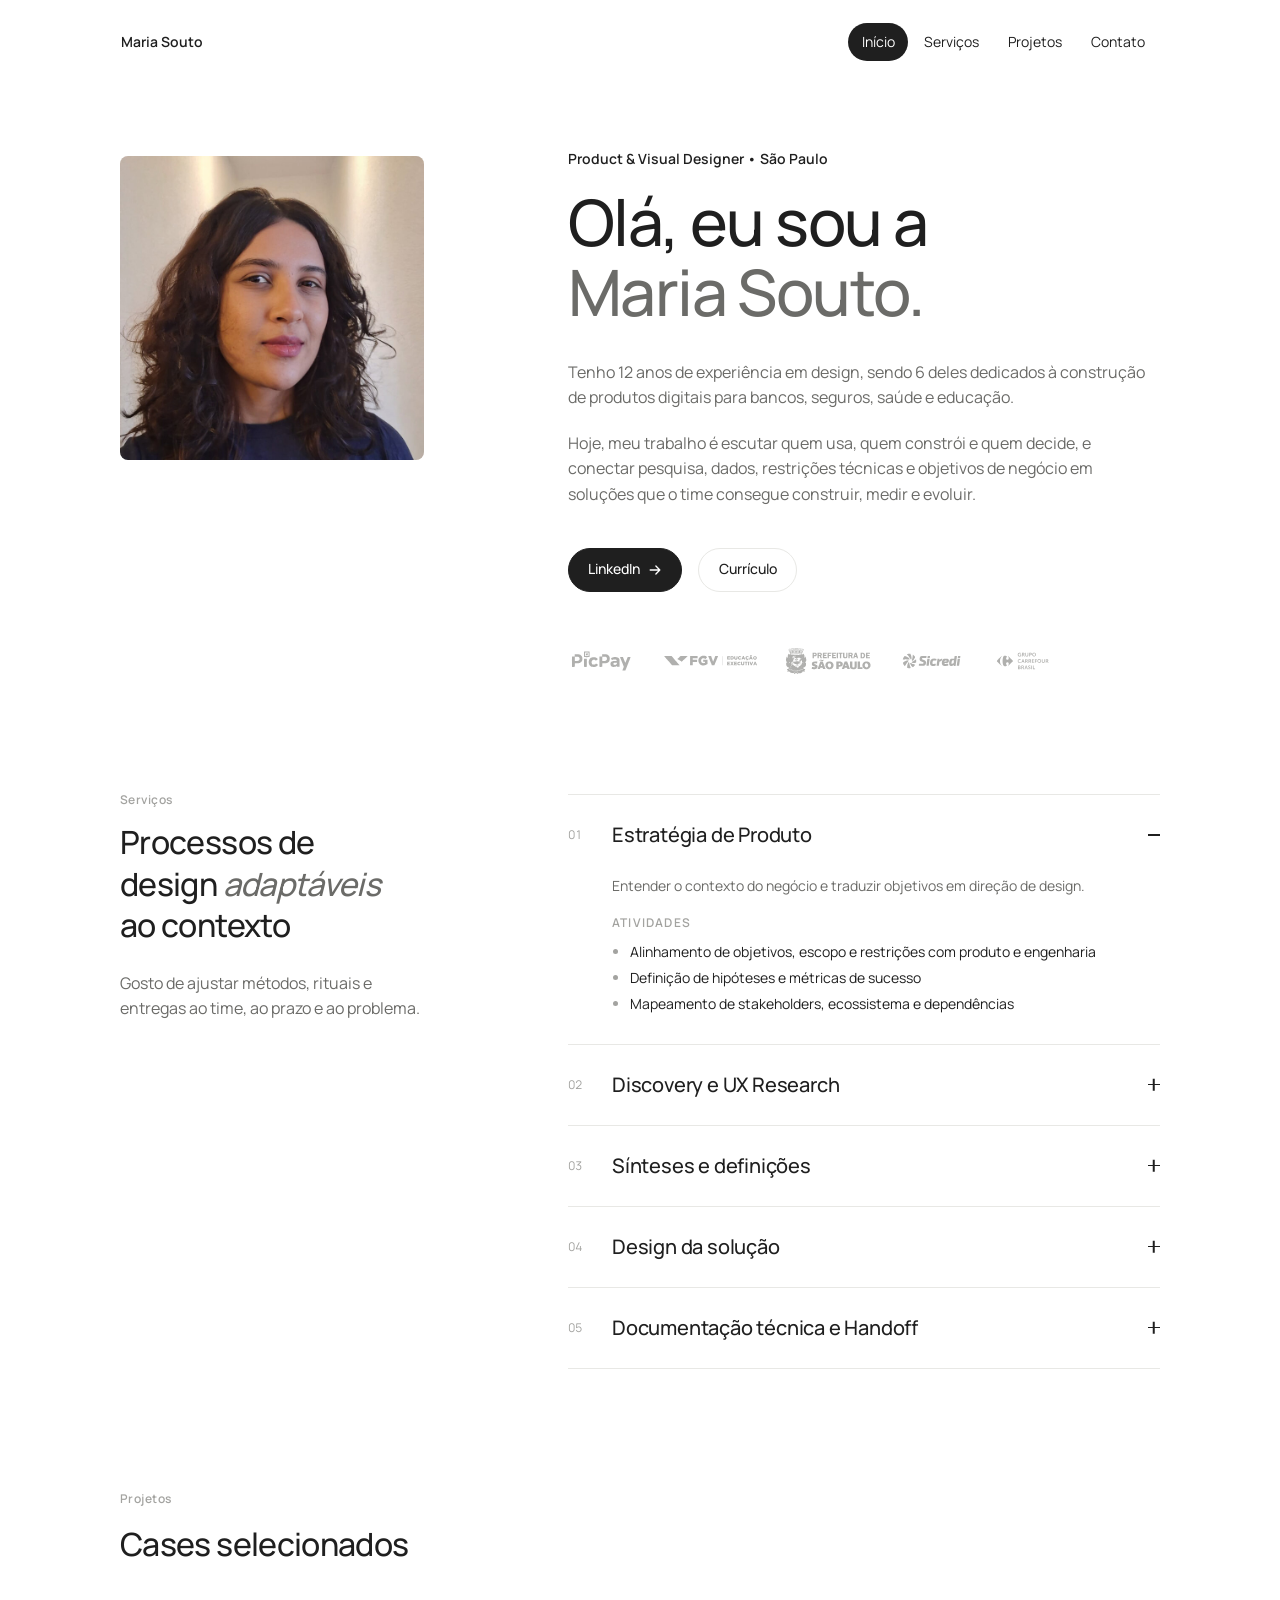
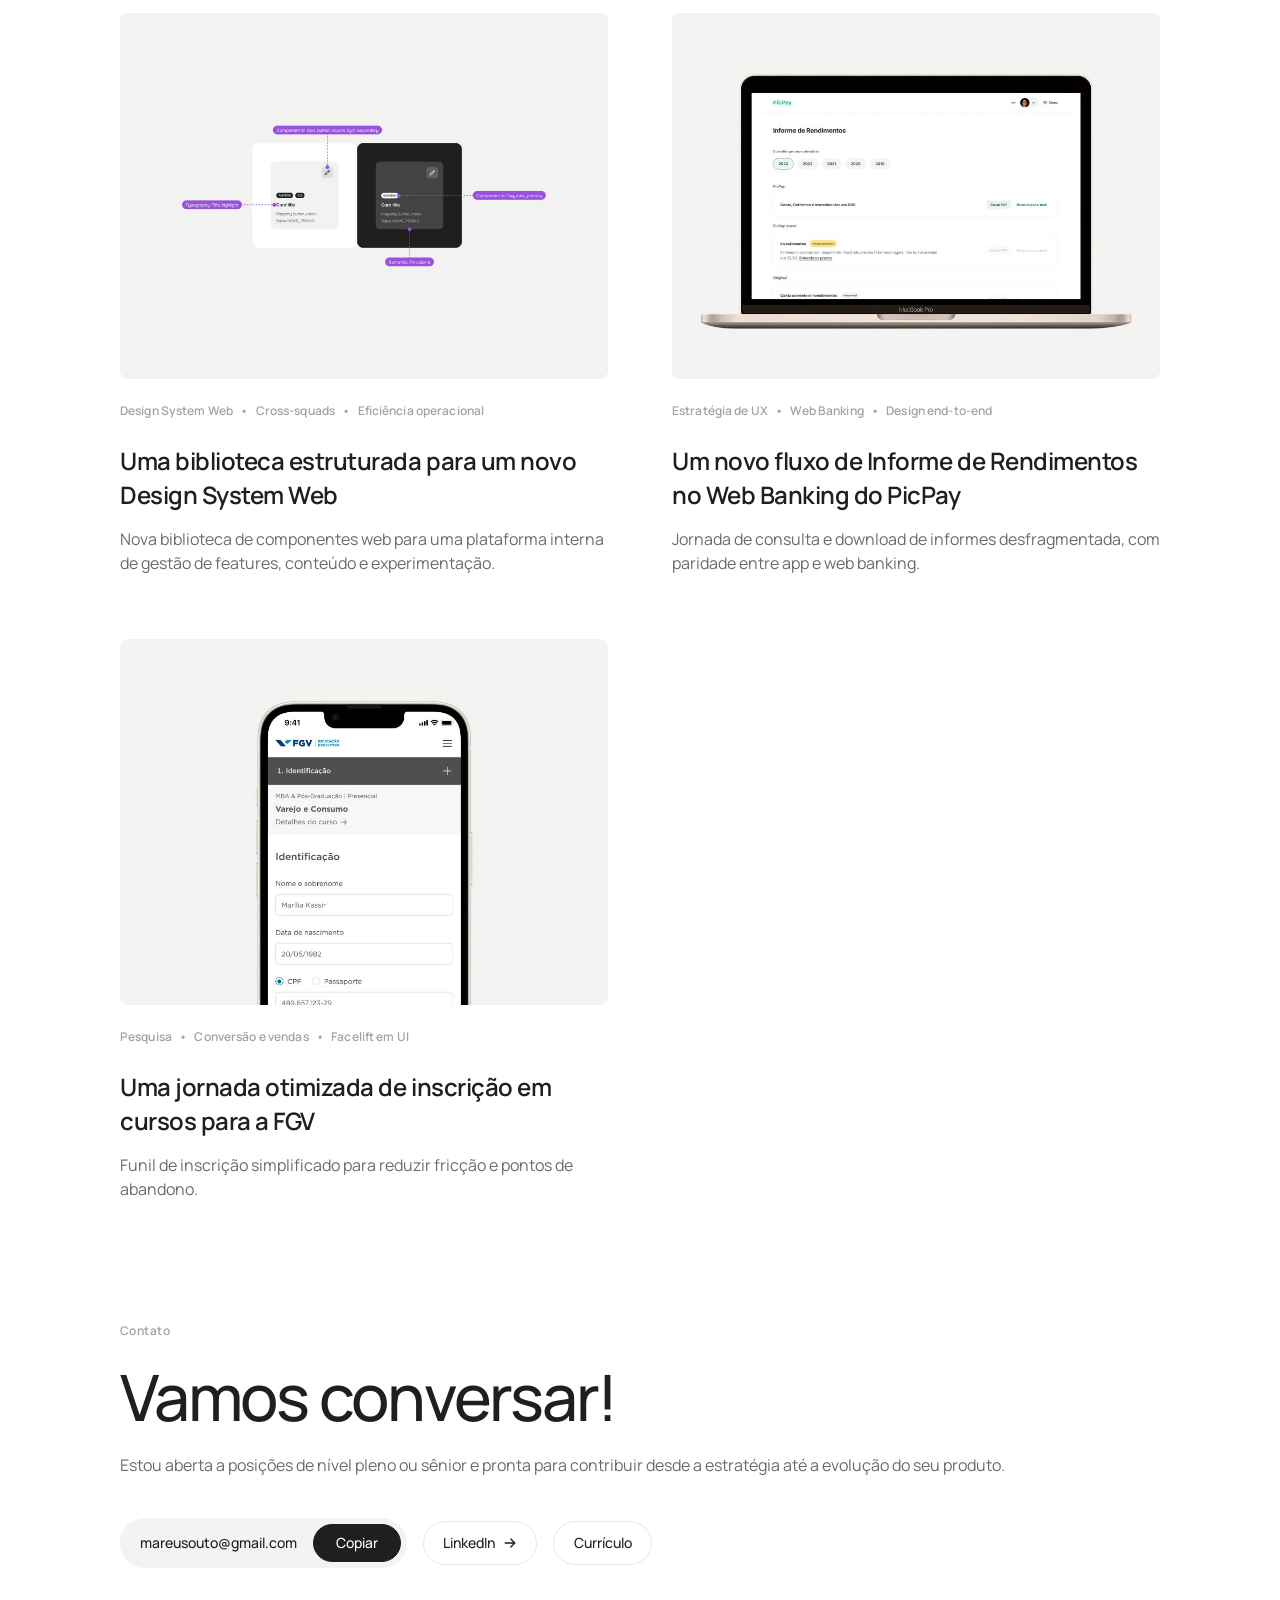
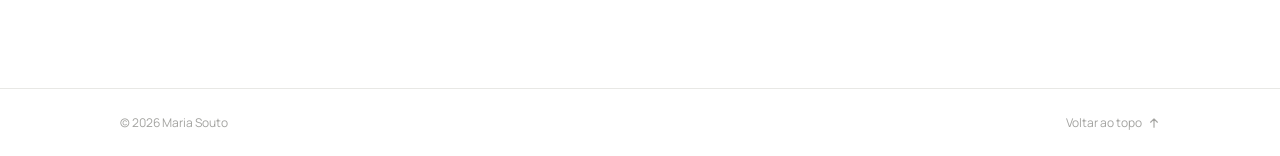
<file: index.html>
<!doctype html>
<html lang="pt-BR">
<head>
<meta charset="utf-8">
<meta name="viewport" content="width=device-width, initial-scale=1, viewport-fit=cover">
<title>Portfólio Maria Souto</title>
<meta name="claude:viewport-fit-sides" content="cover">
<meta name="description" content="Maria Souto, Product & Visual Designer em São Paulo.">
<link rel="preconnect" href="https://fonts.googleapis.com">
<link rel="preconnect" href="https://fonts.gstatic.com" crossorigin>
<link rel="stylesheet" href="https://fonts.googleapis.com/css2?family=Manrope:wght@400;500;600&display=swap">
<link rel="stylesheet" href="assets/site.css">
</head>
<body id="top">

<svg width="0" height="0" style="position:absolute" aria-hidden="true">
  <symbol id="i-arrow-right" viewBox="0 0 16 16"><path d="M2.5 8h11M9 3.5 13.5 8 9 12.5" fill="none" stroke="currentColor" stroke-width="1.5" stroke-linecap="round" stroke-linejoin="round"/></symbol>
  <symbol id="i-arrow-up" viewBox="0 0 16 16"><path d="M8 13.5v-11M3.5 7 8 2.5 12.5 7" fill="none" stroke="currentColor" stroke-width="1.5" stroke-linecap="round" stroke-linejoin="round"/></symbol>
</svg>

<header class="site-header" id="header">
  <div class="nav">
    <a class="brand" href="#inicio">Maria Souto</a>
    <nav class="links" id="links" aria-label="Principal">
      <span class="pill" id="pill" aria-hidden="true"></span>
      <a href="#inicio" aria-current="true">Início</a>
      <a href="#servicos">Serviços</a>
      <a href="#projetos">Projetos</a>
      <a href="#contato">Contato</a>
    </nav>
    <button class="burger" id="burger" aria-expanded="false" aria-controls="sheet" aria-label="Abrir menu"><span></span><span></span></button>
  </div>
</header>

<div class="sheet" id="sheet">
  <nav aria-label="Menu mobile" id="sheetLinks">
    <a href="#inicio" aria-current="true">Início</a>
    <a href="#servicos">Serviços</a>
    <a href="#projetos">Projetos</a>
    <a href="#contato">Contato</a>
  </nav>
</div>

<main>
  <!-- Hero -->
  <section id="inicio" class="container hero" aria-labelledby="hero-title">
    <div class="avatar"><img src="assets/maria-souto.jpg" alt="Foto de Maria Souto" width="720" height="720"></div>
    <div class="hero-text">
      <p class="role">Product &amp; Visual Designer • São Paulo</p>
      <h1 id="hero-title"><span>Olá, eu sou a</span><span>Maria Souto.</span></h1>
      <div class="bio">
        <p>Tenho 12 anos de experiência em design, sendo 6 deles dedicados à construção de produtos digitais para bancos, seguros, saúde e educação.</p>
        <p>Hoje, meu trabalho é escutar quem usa, quem constrói e quem decide, e conectar pesquisa, dados, restrições técnicas e objetivos de negócio em soluções que o time consegue construir, medir e evoluir.</p>
      </div>
      <div class="actions">
        <a class="btn btn-dark" href="https://www.linkedin.com/in/mareusouto/" target="_blank" rel="noopener">LinkedIn <svg class="ico" aria-hidden="true"><use href="#i-arrow-right"/></svg></a>
        <a class="btn" href="assets/curriculo-maria-souto.pdf" target="_blank" rel="noopener">Currículo</a>
      </div>
      <div class="logos" aria-label="Empresas e instituições com que trabalhei">
        <svg class="logo" role="img" aria-label="PicPay" style="--h:26px" xmlns="http://www.w3.org/2000/svg" viewBox="0 0 256.00 100.00"><path fill="currentColor" fill-rule="evenodd" d="M209.39 86.40C209.27 86.10 210.04 83.65 210.44 83.03C210.58 82.81 210.80 82.27 210.94 81.81C211.07 81.36 211.37 80.64 211.59 80.22C211.82 79.80 212.00 79.34 212.00 79.20C212.00 79.06 212.18 78.64 212.39 78.26C212.61 77.89 212.87 77.23 212.98 76.80C213.08 76.37 213.35 75.66 213.58 75.23C213.81 74.80 214.00 74.33 214.00 74.18C214.00 74.04 214.15 73.67 214.33 73.37C214.75 72.69 214.76 72.01 214.35 71.30C214.18 71.00 213.98 70.49 213.91 70.17C213.85 69.85 213.61 69.28 213.40 68.90C213.18 68.53 213.00 68.07 213.00 67.89C213.00 67.70 212.81 67.20 212.58 66.77C212.35 66.34 212.08 65.63 211.98 65.20C211.87 64.77 211.61 64.11 211.39 63.74C211.18 63.36 211.00 62.94 211.00 62.80C211.00 62.66 210.82 62.20 210.59 61.78C210.36 61.35 210.07 60.58 209.93 60.07C209.80 59.56 209.58 59.01 209.44 58.86C209.30 58.70 209.11 58.23 209.01 57.81C208.92 57.39 208.62 56.57 208.34 55.98C208.06 55.40 207.83 54.80 207.83 54.67C207.83 54.53 207.69 54.18 207.51 53.89C207.33 53.60 207.10 53.03 206.99 52.64C206.89 52.25 206.63 51.58 206.42 51.17C206.21 50.76 205.99 50.15 205.92 49.83C205.85 49.51 205.62 48.91 205.41 48.50C205.19 48.09 204.91 47.41 204.78 47.00C204.45 45.97 203.88 44.57 203.41 43.65C203.20 43.22 202.97 42.58 202.91 42.23C202.84 41.87 202.62 41.28 202.41 40.92C202.20 40.55 201.98 39.99 201.91 39.67C201.85 39.35 201.62 38.78 201.41 38.42C201.06 37.83 200.92 37.39 200.55 35.85C200.35 35.04 200.64 35.00 206.09 35.00C210.88 35.00 211.14 35.02 211.55 35.34C211.78 35.52 212.03 35.91 212.09 36.21C212.15 36.51 212.38 37.09 212.59 37.50C212.81 37.91 213.09 38.59 213.22 39.00C213.52 39.93 214.08 41.32 214.59 42.42C214.81 42.88 215.04 43.51 215.10 43.83C215.16 44.15 215.38 44.72 215.59 45.08C215.80 45.45 216.02 46.01 216.09 46.33C216.15 46.65 216.38 47.22 216.59 47.58C216.80 47.95 217.02 48.51 217.09 48.83C217.15 49.15 217.38 49.72 217.59 50.08C217.80 50.45 218.02 51.01 218.09 51.33C218.15 51.65 218.38 52.22 218.59 52.58C218.80 52.95 219.02 53.51 219.09 53.82C219.15 54.13 219.38 54.72 219.60 55.14C219.82 55.55 220.00 56.04 220.00 56.24C220.00 56.63 220.29 57.00 220.59 57.00C220.77 57.00 221.12 56.24 221.83 54.25C222.00 53.79 222.33 53.00 222.56 52.50C222.80 52.00 223.00 51.47 223.00 51.33C223.00 51.19 223.18 50.74 223.39 50.33C223.61 49.92 223.87 49.23 223.98 48.80C224.08 48.37 224.35 47.66 224.58 47.23C224.81 46.80 225.00 46.34 225.00 46.20C225.00 46.06 225.18 45.64 225.39 45.26C225.61 44.89 225.87 44.23 225.98 43.80C226.08 43.37 226.35 42.66 226.58 42.23C226.81 41.80 227.00 41.34 227.00 41.20C227.00 41.06 227.18 40.64 227.39 40.26C227.61 39.89 227.88 39.21 227.99 38.75C228.10 38.29 228.33 37.69 228.49 37.42C228.66 37.14 228.88 36.64 228.99 36.29C229.40 35.00 229.42 35.00 234.93 35.00C240.02 35.00 240.24 35.02 240.50 35.50C240.67 35.82 240.10 37.74 239.49 38.86C239.31 39.19 239.17 39.56 239.17 39.69C239.17 39.81 238.94 40.40 238.66 40.98C238.38 41.57 238.08 42.39 237.99 42.81C237.89 43.23 237.70 43.70 237.56 43.86C237.42 44.01 237.20 44.56 237.07 45.07C236.93 45.58 236.64 46.35 236.41 46.78C236.18 47.20 236.00 47.66 236.00 47.80C236.00 47.94 235.82 48.36 235.61 48.74C235.39 49.11 235.16 49.72 235.09 50.08C235.03 50.45 234.80 51.05 234.59 51.42C234.38 51.78 234.15 52.35 234.09 52.67C234.02 52.99 233.80 53.55 233.59 53.92C233.38 54.28 233.15 54.85 233.09 55.17C233.02 55.49 232.79 56.06 232.57 56.45C232.35 56.83 232.17 57.28 232.17 57.45C232.17 57.61 231.95 58.21 231.69 58.77C231.42 59.33 231.15 60.04 231.09 60.35C231.02 60.66 230.85 61.10 230.70 61.33C230.46 61.71 230.10 62.65 229.15 65.33C228.97 65.84 228.68 66.52 228.49 66.86C228.31 67.19 228.17 67.56 228.17 67.69C228.17 67.81 227.94 68.40 227.66 68.98C227.38 69.57 227.08 70.39 226.99 70.81C226.89 71.23 226.70 71.70 226.56 71.86C226.42 72.01 226.20 72.56 226.07 73.07C225.93 73.58 225.64 74.35 225.41 74.78C225.18 75.20 225.00 75.66 225.00 75.80C225.00 75.94 224.82 76.36 224.61 76.74C224.39 77.11 224.16 77.72 224.09 78.08C224.03 78.45 223.80 79.05 223.59 79.42C223.38 79.78 223.15 80.35 223.09 80.67C223.02 80.99 222.80 81.55 222.59 81.92C222.38 82.28 222.15 82.85 222.09 83.17C222.02 83.49 221.79 84.06 221.57 84.45C221.35 84.83 221.17 85.30 221.17 85.50C221.17 85.69 220.98 86.03 220.76 86.26L220.35 86.67L214.92 86.67C210.07 86.67 209.48 86.64 209.39 86.40ZM96.50 73.22C94.82 73.10 93.06 72.79 92.51 72.51C92.18 72.35 91.67 72.17 91.38 72.11C90.89 72.02 88.85 71.17 88.40 70.87C88.30 70.80 87.78 70.46 87.24 70.10C86.00 69.28 83.47 66.76 83.03 65.90C82.85 65.54 82.54 65.11 82.35 64.93C82.16 64.76 82.00 64.53 82.00 64.43C82.00 64.33 81.75 63.73 81.44 63.08C81.13 62.44 80.71 61.43 80.51 60.83C79.48 57.84 79.46 50.40 80.46 48.15C80.64 47.75 80.84 47.14 80.90 46.81C80.96 46.47 81.19 45.94 81.40 45.62C81.62 45.31 81.88 44.78 81.99 44.45C82.10 44.13 82.29 43.77 82.43 43.66C82.56 43.55 82.80 43.19 82.95 42.88C83.25 42.24 85.92 39.41 86.83 38.76C87.15 38.53 87.75 38.16 88.17 37.94C88.58 37.72 89.21 37.38 89.58 37.19C89.94 36.99 90.40 36.83 90.60 36.83C90.80 36.83 91.04 36.73 91.14 36.61C91.79 35.83 98.73 35.03 100.92 35.48C101.38 35.57 102.51 35.76 103.45 35.90C104.38 36.04 105.43 36.31 105.78 36.49C106.13 36.68 106.52 36.83 106.66 36.83C107.05 36.83 109.57 38.12 109.91 38.49C110.08 38.68 110.31 38.83 110.42 38.83C111.18 38.83 115.14 43.27 114.73 43.66C114.65 43.74 114.17 44.11 113.67 44.47C112.33 45.45 111.58 46.01 110.81 46.62C110.44 46.92 110.04 47.17 109.92 47.17C109.80 47.17 109.61 47.29 109.48 47.44C109.36 47.59 108.96 47.91 108.60 48.15C108.24 48.39 107.85 48.66 107.73 48.74C107.58 48.86 107.20 48.61 106.38 47.85C104.62 46.22 104.61 46.21 104.17 46.08C103.94 46.02 103.41 45.77 103.00 45.52C102.27 45.09 102.18 45.08 99.42 45.08L96.58 45.08L95.42 45.72C92.89 47.09 91.38 49.41 90.92 52.64C90.77 53.67 90.69 54.65 90.74 54.80C90.79 54.96 90.90 55.73 90.99 56.53C91.11 57.61 91.28 58.21 91.66 58.93C91.94 59.45 92.17 59.98 92.17 60.10C92.17 60.52 94.42 62.59 95.58 63.25L96.75 63.90L99.33 63.90C101.63 63.91 101.99 63.87 102.58 63.56C102.95 63.37 103.55 63.12 103.92 63.00C104.28 62.89 104.74 62.63 104.94 62.44C105.14 62.24 105.61 61.82 106.00 61.51C106.38 61.19 106.80 60.72 106.93 60.47C107.25 59.86 107.84 59.72 108.49 60.10C108.77 60.27 109.00 60.45 109.00 60.52C109.00 60.58 109.22 60.72 109.49 60.83C109.76 60.94 110.11 61.18 110.27 61.35C110.43 61.53 110.89 61.82 111.28 62.00C111.68 62.17 112.00 62.38 112.00 62.47C112.00 62.56 112.22 62.72 112.48 62.83C112.75 62.94 113.14 63.21 113.35 63.43C113.55 63.65 113.83 63.83 113.95 63.83C114.34 63.83 115.00 64.63 115.00 65.10C115.00 65.35 114.78 65.80 114.49 66.14C113.45 67.36 110.77 70.00 110.57 70.00C110.45 70.00 110.13 70.19 109.86 70.42C109.59 70.65 109.06 70.94 108.69 71.08C108.32 71.21 107.80 71.46 107.55 71.64C107.29 71.82 106.78 72.02 106.42 72.08C106.05 72.14 105.29 72.37 104.72 72.59C103.33 73.14 99.51 73.44 96.50 73.22ZM172.98 72.93C172.28 72.81 171.53 72.59 171.32 72.45C171.10 72.32 170.64 72.16 170.31 72.10C169.97 72.04 169.52 71.85 169.31 71.69C169.09 71.52 168.63 71.25 168.27 71.08C167.43 70.69 165.50 68.77 165.07 67.92C164.89 67.55 164.59 67.03 164.42 66.76C163.86 65.94 163.48 64.19 163.35 61.92C163.24 59.92 163.26 59.66 163.61 58.54C163.83 57.87 164.00 57.20 164.00 57.06C164.00 56.42 166.34 53.35 167.14 52.93C167.38 52.80 167.73 52.54 167.90 52.35C168.08 52.16 168.30 52.00 168.40 52.00C168.51 52.00 169.06 51.77 169.63 51.49C170.21 51.21 171.09 50.91 171.59 50.83C172.09 50.75 172.59 50.63 172.70 50.56C173.34 50.17 175.58 50.02 181.03 50.01C188.04 50.00 187.72 50.12 187.03 47.64C186.71 46.49 185.86 45.25 185.25 45.07C185.07 45.01 184.64 44.78 184.31 44.55C182.87 43.58 177.20 43.59 174.84 44.57C174.33 44.78 173.64 45.01 173.30 45.07C172.95 45.13 172.25 45.40 171.74 45.67C171.22 45.94 170.71 46.17 170.59 46.17C170.48 46.17 170.25 46.32 170.08 46.50C169.92 46.68 169.61 46.83 169.41 46.83C168.90 46.83 168.07 45.86 167.93 45.09C167.87 44.76 167.60 44.15 167.34 43.74C167.08 43.33 166.82 42.74 166.76 42.43C166.71 42.12 166.55 41.78 166.42 41.67C166.07 41.38 165.62 39.88 165.74 39.41C165.80 39.15 166.00 38.97 166.29 38.89C166.54 38.83 166.98 38.61 167.26 38.39C167.55 38.18 168.03 37.95 168.35 37.89C168.66 37.83 169.22 37.62 169.58 37.41C169.95 37.20 170.51 36.98 170.83 36.92C171.15 36.86 171.87 36.63 172.42 36.41C172.97 36.20 173.83 35.97 174.33 35.91C174.84 35.85 175.48 35.73 175.76 35.65C178.10 34.94 184.48 34.74 186.59 35.32C187.23 35.49 188.20 35.72 188.75 35.83C189.61 35.99 191.35 36.69 192.17 37.19C192.30 37.27 192.64 37.47 192.90 37.63C193.62 38.05 195.64 39.98 196.15 40.73C197.16 42.22 197.96 44.06 198.16 45.33C198.27 46.00 198.33 51.32 198.33 59.04L198.33 71.66L197.96 71.90C197.51 72.20 188.66 72.26 188.13 71.98C187.70 71.75 187.53 71.22 187.67 70.50C187.88 69.34 187.38 68.81 186.73 69.52C186.56 69.71 186.14 70.01 185.79 70.19C185.45 70.36 185.17 70.57 185.17 70.64C185.17 70.71 184.85 70.93 184.46 71.14C184.07 71.34 183.56 71.61 183.33 71.74C183.10 71.86 182.15 72.20 181.21 72.49C179.67 72.97 179.25 73.03 176.88 73.09C175.11 73.13 173.83 73.08 172.98 72.93ZM16.17 72.62C15.90 72.55 15.60 72.35 15.50 72.17C15.38 71.95 15.33 65.64 15.33 52.72C15.34 35.80 15.37 33.56 15.59 33.34C15.80 33.12 16.65 33.07 20.80 33.00L25.75 32.92L25.79 28.68C25.83 25.00 25.88 24.40 26.12 24.13C26.38 23.84 26.76 23.83 33.07 23.90C39.58 23.96 41.13 24.08 42.33 24.56C42.65 24.69 43.39 24.88 43.98 24.99C44.91 25.16 45.58 25.43 47.17 26.27C47.40 26.40 47.85 26.63 48.17 26.79C48.76 27.08 49.31 27.47 50.45 28.41C51.17 29.01 52.67 30.86 53.08 31.67C53.25 31.99 53.52 32.43 53.69 32.65C53.86 32.87 54.00 33.17 54.00 33.31C54.00 33.46 54.20 34.00 54.43 34.50C55.05 35.80 55.33 37.95 55.33 41.33C55.33 44.54 55.02 47.07 54.51 47.91C54.35 48.19 54.16 48.69 54.10 49.02C54.04 49.36 53.85 49.82 53.67 50.04C53.50 50.26 53.23 50.76 53.08 51.14C52.92 51.52 52.74 51.83 52.66 51.83C52.59 51.83 52.38 52.08 52.19 52.38C51.59 53.33 48.56 56.17 48.13 56.17C48.04 56.17 47.74 56.35 47.47 56.58C47.20 56.81 46.86 57.00 46.71 57.00C46.56 57.00 46.14 57.18 45.76 57.40C45.39 57.61 44.56 57.91 43.92 58.06C43.27 58.21 42.26 58.49 41.67 58.68C40.65 59.02 40.18 59.05 33.83 59.11C30.12 59.15 26.91 59.21 26.71 59.26L26.33 59.34L26.33 65.65C26.33 71.47 26.31 71.99 26.03 72.33C25.74 72.70 25.67 72.70 21.20 72.73C18.71 72.74 16.45 72.69 16.17 72.62ZM62.04 72.38L61.67 72.02L61.67 57.03C61.67 42.84 61.68 42.02 61.97 41.67C62.26 41.30 62.31 41.30 66.97 41.30C71.93 41.31 72.24 41.34 72.50 41.84C72.74 42.28 72.73 71.73 72.50 72.17C72.24 72.66 71.94 72.69 66.99 72.72C62.48 72.75 62.41 72.74 62.04 72.38ZM121.20 72.44C120.94 72.16 120.91 70.64 120.88 53.02C120.84 37.84 120.88 33.83 121.05 33.50L121.26 33.08L126.09 33.00C128.74 32.95 131.01 32.85 131.13 32.78C131.30 32.67 131.35 31.75 131.32 28.55C131.29 24.94 131.32 24.44 131.57 24.19C132.19 23.57 145.04 23.80 147.00 24.47C147.50 24.64 148.28 24.84 148.73 24.91C149.18 24.97 149.93 25.20 150.40 25.41C150.87 25.62 151.53 25.88 151.87 25.99C152.22 26.10 152.54 26.26 152.59 26.35C152.65 26.43 152.99 26.66 153.35 26.84C155.21 27.79 159.17 32.23 159.17 33.36C159.17 33.51 159.32 33.82 159.51 34.06C159.73 34.34 159.95 35.03 160.10 35.88C160.23 36.63 160.41 37.47 160.51 37.75C160.61 38.03 160.68 39.49 160.67 41.08C160.65 44.04 160.21 47.06 159.60 48.36C159.46 48.67 159.24 49.22 159.11 49.59C158.22 52.15 154.76 55.71 152.00 56.91C151.68 57.05 151.04 57.35 150.58 57.58C150.12 57.80 149.49 58.04 149.17 58.09C148.85 58.15 147.95 58.39 147.17 58.63C145.77 59.04 145.64 59.05 139.00 59.12C135.29 59.16 132.19 59.26 132.11 59.33C132.03 59.40 131.98 62.20 131.99 65.54C132.02 71.90 131.96 72.43 131.30 72.58C131.09 72.62 128.79 72.68 126.20 72.70C121.78 72.75 121.46 72.73 121.20 72.44ZM181.96 65.08C182.90 64.93 183.76 64.69 184.00 64.52C184.23 64.35 184.67 64.09 184.99 63.92C185.81 63.50 187.49 61.71 187.89 60.83C188.09 60.38 188.25 59.59 188.30 58.82C188.42 56.84 188.76 56.95 182.68 57.03L177.58 57.09L176.44 57.74C175.57 58.23 175.24 58.52 175.05 58.96C174.69 59.84 174.61 60.99 174.83 62.09C175.01 62.96 175.14 63.18 175.89 63.88C176.36 64.32 177.01 64.74 177.33 64.83C179.62 65.41 179.81 65.42 181.96 65.08ZM36.50 49.67C37.28 49.60 38.25 49.42 38.67 49.28C39.08 49.13 39.74 48.93 40.14 48.83C40.72 48.68 41.17 48.34 42.33 47.18C43.63 45.88 43.82 45.62 43.98 44.85C44.08 44.38 44.28 43.72 44.42 43.39C44.57 43.03 44.67 42.27 44.67 41.50C44.67 40.73 44.57 39.97 44.42 39.61C44.28 39.28 44.09 38.65 43.99 38.21C43.86 37.61 43.59 37.15 42.90 36.38C41.55 34.86 40.72 34.36 38.58 33.81C36.78 33.35 36.67 33.34 31.91 33.34C27.80 33.33 27.02 33.37 26.70 33.59L26.33 33.85L26.33 41.75C26.33 47.90 26.38 49.66 26.54 49.72C26.88 49.86 34.95 49.82 36.50 49.67ZM141.75 49.66C143.60 49.46 145.61 48.85 146.50 48.23C147.60 47.46 148.76 46.16 148.99 45.41C149.11 45.05 149.33 44.56 149.48 44.33C149.82 43.81 149.88 39.21 149.55 38.82C149.45 38.69 149.20 38.17 149.01 37.66C148.46 36.18 146.35 34.39 144.75 34.04C144.29 33.94 143.43 33.74 142.83 33.60C141.35 33.26 132.56 33.20 132.23 33.53C132.00 33.76 131.86 49.30 132.08 49.66C132.21 49.88 139.85 49.88 141.75 49.66ZM62.03 34.90L61.67 34.65L61.67 24.34C61.67 14.78 61.69 14.01 61.96 13.68L62.25 13.32L72.40 13.32C81.44 13.32 82.58 13.35 82.82 13.58C83.23 13.99 83.31 34.40 82.90 34.85C82.64 35.13 82.06 35.15 72.51 35.15C63.69 35.16 62.35 35.13 62.03 34.90ZM79.06 30.74C79.45 30.36 79.47 18.26 79.08 17.71L78.81 17.33L72.50 17.33L66.19 17.33L65.92 17.71C65.53 18.26 65.55 30.36 65.94 30.74C66.32 31.13 78.68 31.13 79.06 30.74ZM69.02 27.89C68.68 27.66 68.67 27.51 68.67 24.43C68.67 21.53 68.70 21.19 68.97 20.94C69.23 20.71 69.73 20.67 72.46 20.67C76.50 20.67 76.17 20.32 76.17 24.51C76.17 27.26 76.13 27.64 75.88 27.87C75.45 28.24 69.54 28.26 69.02 27.89Z"/></svg>
        <svg class="logo" role="img" aria-label="FGV Educação Executiva" style="--h:12px" xmlns="http://www.w3.org/2000/svg" viewBox="0 0 831.00 104.00"><path fill="currentColor" fill-rule="evenodd" d="M342.50 90.49C337.31 89.73 333.27 88.42 328.39 85.91C320.34 81.77 314.94 76.29 310.84 68.07C307.09 60.58 305.47 50.46 306.69 42.23C308.64 29.08 317.69 16.85 329.75 11.08C331.00 10.49 332.20 10.00 332.43 10.00C332.66 10.00 333.15 9.80 333.51 9.55C334.31 9.00 336.87 8.25 340.67 7.45C344.63 6.62 355.44 6.62 360.17 7.47C367.85 8.84 374.21 11.65 380.58 16.50C383.25 18.53 383.57 19.45 382.00 20.53C380.80 21.36 377.07 25.72 373.11 30.92C370.13 34.83 369.68 35.12 368.29 34.05C362.20 29.33 357.45 27.58 350.71 27.57C342.53 27.55 335.49 31.84 332.17 38.86C329.10 45.34 329.19 53.71 332.38 59.70C334.81 64.27 340.47 68.72 345.57 70.09C348.55 70.89 354.15 71.00 357.08 70.32C359.31 69.81 363.53 68.06 364.05 67.44C364.53 66.86 364.46 59.72 363.96 59.12C363.72 58.83 362.28 58.77 358.56 58.91C353.51 59.09 349.54 58.87 348.71 58.36C348.37 58.15 348.28 56.34 348.29 50.14C348.30 42.94 348.36 42.14 348.89 41.75C349.56 41.26 384.81 41.14 385.59 41.62C385.93 41.83 386.02 45.65 386.03 60.00L386.04 78.11L385.27 78.88C384.15 79.99 377.56 84.16 374.79 85.50C364.94 90.28 353.31 92.07 342.50 90.49ZM80.12 89.60C78.93 89.28 78.22 88.57 73.54 83.06C66.61 74.89 64.68 72.65 58.67 65.86C48.74 54.63 37.62 41.87 35.72 39.53C35.11 38.78 33.84 37.34 32.89 36.33C31.94 35.32 29.96 33.14 28.50 31.47C27.03 29.80 24.38 26.80 22.61 24.80C20.84 22.80 18.44 20.03 17.28 18.64C16.12 17.26 14.27 15.05 13.17 13.74C10.26 10.28 9.67 9.46 9.67 8.86C9.67 8.38 12.61 8.33 41.58 8.34C66.29 8.34 73.66 8.44 74.22 8.75C74.62 8.98 77.24 11.85 80.05 15.13C82.87 18.40 86.44 22.55 88.00 24.33C89.56 26.11 92.71 29.73 95.00 32.37C97.29 35.01 100.44 38.59 102.00 40.33C103.57 42.07 106.27 45.15 108.00 47.17C109.73 49.18 112.21 52.03 113.51 53.50C114.81 54.97 116.24 56.63 116.69 57.21C117.13 57.78 119.08 60.01 121.00 62.18C122.92 64.34 125.70 67.49 127.17 69.18C128.63 70.87 131.71 74.38 134.00 76.99C136.29 79.60 139.26 83.03 140.60 84.61C141.94 86.20 143.25 87.61 143.52 87.76C144.27 88.19 144.10 89.30 143.25 89.50C142.12 89.77 81.12 89.87 80.12 89.60ZM235.22 89.29C234.63 88.95 234.61 87.49 234.69 49.05C234.74 27.11 234.91 8.90 235.07 8.58C235.34 8.03 237.14 8.00 267.60 8.08L299.83 8.17L300.00 17.83C300.09 23.15 300.11 27.69 300.05 27.92C299.98 28.15 299.61 28.42 299.21 28.52C298.82 28.62 289.35 28.80 278.17 28.93L257.83 29.17L257.91 34.77C257.95 37.86 258.07 40.52 258.18 40.69C258.30 40.88 265.55 41.00 276.27 41.00C290.03 41.01 294.36 41.11 295.00 41.43L295.83 41.85L295.91 50.66C295.97 58.40 295.92 59.54 295.44 60.07C294.93 60.63 293.81 60.67 276.87 60.67C266.95 60.67 258.63 60.81 258.38 60.97C258.00 61.21 257.93 63.68 257.98 75.13L258.04 89.00L257.16 89.33C255.94 89.80 236.02 89.76 235.22 89.29ZM423.86 88.83C423.44 88.38 422.83 87.29 422.52 86.42C421.68 84.09 416.03 69.72 415.33 68.17C415.01 67.43 414.33 65.78 413.84 64.50C411.05 57.30 409.82 54.23 408.76 51.83C408.11 50.37 407.37 48.57 407.11 47.83C406.85 47.10 406.27 45.71 405.82 44.74C405.37 43.77 405.00 42.90 405.00 42.79C405.00 42.69 404.78 42.13 404.52 41.55C404.25 40.97 403.41 38.92 402.64 37.00C401.88 35.07 400.42 31.55 399.40 29.17C395.68 20.43 391.26 8.72 391.52 8.31C391.83 7.79 416.51 7.91 416.94 8.43C417.29 8.84 418.18 11.31 420.48 18.17C421.10 20.00 422.23 23.15 423.00 25.17C423.77 27.18 425.05 30.71 425.84 33.00C426.63 35.29 427.83 38.67 428.51 40.50C429.18 42.33 430.47 46.08 431.37 48.83C433.65 55.77 434.00 56.67 434.44 56.67C434.66 56.67 435.42 55.20 436.13 53.42C436.84 51.63 437.80 49.27 438.25 48.17C439.36 45.47 439.78 44.35 441.01 40.83C441.59 39.18 443.09 35.06 444.35 31.67C445.61 28.27 447.04 24.30 447.51 22.83C447.99 21.37 448.73 19.27 449.15 18.17C449.57 17.07 450.55 14.52 451.33 12.50C452.10 10.48 452.89 8.65 453.07 8.42C453.63 7.74 477.62 7.82 477.88 8.50C478.02 8.88 473.71 19.54 469.65 28.83C469.16 29.97 465.96 38.01 464.76 41.17C464.13 42.82 462.82 46.04 461.85 48.33C460.88 50.62 459.38 54.23 458.52 56.33C457.66 58.44 456.83 60.47 456.67 60.83C454.05 66.95 453.03 69.37 452.67 70.33C452.17 71.66 451.12 74.17 450.65 75.17C450.47 75.53 449.97 76.88 449.52 78.17C449.08 79.45 447.91 82.44 446.93 84.82C445.45 88.40 445.00 89.18 444.32 89.37C443.87 89.50 439.26 89.62 434.07 89.63L424.63 89.67L423.86 88.83ZM517.45 88.93C517.24 88.66 517.13 74.36 517.14 49.10C517.17 7.57 517.14 8.30 518.59 9.21C519.13 9.55 519.17 12.07 519.17 49.37L519.17 89.17L518.47 89.27C518.09 89.32 517.63 89.17 517.45 88.93ZM655.83 89.10C648.36 87.41 643.75 81.13 644.06 73.05C644.22 68.84 645.44 66.14 648.50 63.13C653.08 58.64 659.93 57.34 666.45 59.73C668.32 60.41 672.35 63.69 672.32 64.51C672.30 65.35 667.72 69.33 666.79 69.33C666.52 69.33 665.78 68.83 665.15 68.21C663.42 66.54 660.85 65.88 658.60 66.55C653.66 68.02 651.54 71.78 652.95 76.60C653.82 79.60 657.58 81.95 660.89 81.58C661.95 81.46 663.05 80.95 664.67 79.83L666.95 78.26L669.81 80.14C671.38 81.18 672.67 82.22 672.67 82.45C672.67 83.15 668.82 86.76 667.04 87.73C664.56 89.08 658.82 89.78 655.83 89.10ZM685.78 89.01C681.95 88.19 678.60 85.65 677.11 82.43L676.21 80.50L676.19 69.83L676.17 59.17L679.95 59.07C682.47 59.01 683.89 59.11 684.21 59.37C684.59 59.68 684.66 61.37 684.59 68.79C684.51 78.52 684.53 78.67 686.29 80.19C687.79 81.50 689.76 81.86 691.80 81.22C695.46 80.07 695.69 79.22 695.43 67.81L695.23 59.00L699.43 59.00C701.74 59.00 703.71 59.13 703.80 59.28C703.90 59.44 704.01 64.20 704.04 69.87L704.11 80.17L703.20 82.08C702.01 84.59 698.85 87.48 696.33 88.38C694.24 89.13 688.06 89.50 685.78 89.01ZM761.74 89.11C761.27 88.92 760.00 86.61 760.00 85.93C760.00 85.51 757.10 78.32 753.18 69.00C750.39 62.34 749.57 60.07 749.79 59.50C749.94 59.09 750.75 59.00 754.31 59.00L758.64 59.00L759.32 60.54C759.69 61.38 761.06 65.25 762.36 69.12C763.66 73.00 764.93 76.38 765.18 76.64C765.71 77.19 765.84 76.93 767.22 72.50C768.36 68.85 771.27 61.00 771.97 59.67C772.29 59.08 780.54 58.74 781.10 59.30C781.30 59.50 780.62 61.48 779.23 64.73C776.14 71.94 773.04 79.47 771.17 84.33C770.28 86.62 769.33 88.69 769.05 88.92C768.54 89.33 762.67 89.48 761.74 89.11ZM556.16 88.65C555.83 88.12 556.06 60.25 556.40 59.58C556.67 59.03 557.50 59.00 568.26 59.08L579.83 59.17L579.93 62.42L580.02 65.67L577.60 65.71C576.26 65.74 572.77 65.85 569.83 65.96L564.50 66.17L564.40 67.96C564.34 68.95 564.44 69.91 564.62 70.09C564.81 70.28 567.84 70.43 571.89 70.46L578.83 70.50L578.83 73.67L578.83 76.83L571.85 76.92C566.77 76.99 564.79 77.13 564.60 77.42C564.46 77.65 564.34 78.52 564.34 79.37C564.33 81.96 564.44 82.00 572.63 82.00C576.84 82.00 579.97 82.14 580.35 82.34C580.93 82.65 580.97 82.94 580.78 85.26C580.45 89.39 581.76 89.00 568.17 89.00C560.37 89.00 556.30 88.88 556.16 88.65ZM583.84 88.68C583.73 88.51 583.87 87.87 584.15 87.26C584.59 86.30 585.57 84.85 590.17 78.36C590.72 77.59 591.65 76.35 592.25 75.61C592.85 74.87 593.33 74.02 593.33 73.72C593.33 73.41 592.52 72.04 591.52 70.66C587.68 65.39 583.96 59.66 584.16 59.34C584.29 59.14 586.13 59.00 588.69 59.00L593.02 59.00L593.92 60.53C595.67 63.48 597.50 66.10 598.08 66.46C598.85 66.95 599.57 66.18 601.16 63.17C603.34 59.06 603.43 59.00 608.21 59.00C610.51 59.00 612.38 59.14 612.50 59.33C612.61 59.51 612.11 60.52 611.40 61.58C610.69 62.63 608.99 65.15 607.63 67.17C606.27 69.18 604.75 71.37 604.25 72.03C603.10 73.54 603.09 73.44 604.59 75.47C606.24 77.70 610.92 84.60 612.10 86.55C613.52 88.88 613.35 89.00 608.54 89.00L604.40 89.00L603.42 87.88C602.88 87.26 601.64 85.45 600.68 83.86C598.41 80.10 598.22 80.12 595.25 84.50C591.91 89.44 592.61 89.00 588.02 89.00C585.83 89.00 583.95 88.86 583.84 88.68ZM616.75 88.78C616.16 88.54 616.14 59.99 616.73 59.40C617.16 58.98 639.07 58.79 640.14 59.20C640.96 59.52 640.91 65.18 640.08 65.61C639.76 65.78 636.28 65.95 632.35 65.98C628.42 66.01 625.09 66.11 624.94 66.21C624.54 66.45 624.61 69.81 625.01 70.21C625.24 70.44 627.62 70.51 631.97 70.40C636.92 70.28 638.63 70.35 638.82 70.65C639.24 71.33 639.04 76.43 638.58 76.73C638.35 76.87 635.22 76.99 631.62 76.99C624.22 77.00 624.67 76.82 624.67 79.82C624.67 81.13 624.80 81.65 625.19 81.80C625.48 81.91 628.97 82.00 632.94 82.01C636.92 82.01 640.39 82.15 640.66 82.32C641.04 82.56 641.16 83.36 641.16 85.73L641.17 88.83L629.17 88.89C622.57 88.93 616.98 88.88 616.75 88.78ZM716.48 88.63C716.34 88.41 716.25 83.30 716.28 77.28L716.32 66.31L715.47 65.99C715.00 65.81 713.10 65.66 711.23 65.66C709.36 65.66 707.64 65.53 707.40 65.38C707.09 65.19 707.00 64.29 707.07 62.14L707.17 59.17L719.98 59.08C727.66 59.03 732.92 59.12 733.11 59.31C733.60 59.80 733.80 64.12 733.36 64.95C733.03 65.56 732.67 65.67 730.90 65.71C729.77 65.73 727.88 65.84 726.72 65.96L724.60 66.17L724.55 77.50L724.50 88.83L720.61 88.93C717.90 88.99 716.65 88.90 716.48 88.63ZM737.37 88.54C737.10 88.22 737.02 84.03 737.08 73.63L737.17 59.17L741.20 59.07C744.25 59.00 745.33 59.09 745.60 59.43C746.01 59.91 746.23 88.02 745.84 88.65C745.50 89.21 737.84 89.11 737.37 88.54ZM782.45 88.50C782.35 88.22 782.89 86.52 783.67 84.74C785.67 80.19 785.81 79.86 787.15 76.50C787.82 74.85 788.50 73.24 788.68 72.92C788.86 72.60 789.00 72.19 789.00 72.01C789.00 71.82 789.45 70.72 789.99 69.57C790.54 68.41 791.73 65.60 792.63 63.32L794.28 59.17L797.89 58.92C802.46 58.61 802.89 58.71 803.56 60.26C804.17 61.68 804.09 61.49 806.34 67.00C807.28 69.29 808.65 72.51 809.40 74.15C810.14 75.78 810.87 77.51 811.02 77.98C811.67 80.05 813.00 83.37 813.96 85.30C815.58 88.57 815.60 88.54 811.42 88.76C807.11 88.99 806.80 88.84 805.70 86.13C804.49 83.16 804.91 83.33 798.83 83.33C792.66 83.33 793.12 83.13 791.75 86.53L790.82 88.83L786.74 88.93C783.29 89.01 782.62 88.94 782.45 88.50ZM800.98 76.85C801.71 75.98 799.49 68.45 798.60 68.75C798.08 68.92 796.00 74.91 796.00 76.23L796.00 77.33L798.29 77.33C799.88 77.33 800.71 77.19 800.98 76.85ZM158.83 56.30C157.18 55.35 153.13 52.90 149.83 50.84C144.02 47.22 136.94 42.86 135.75 42.16C135.43 41.97 134.53 41.41 133.76 40.91C132.98 40.41 132.26 40.00 132.16 40.00C132.06 40.00 131.57 39.72 131.07 39.37C130.57 39.03 128.84 37.90 127.23 36.86C125.61 35.83 124.33 34.86 124.39 34.71C124.45 34.55 126.68 32.42 129.35 29.96C132.02 27.51 137.32 22.57 141.13 19.00C144.93 15.42 148.96 11.67 150.08 10.67L152.12 8.83L183.39 8.76C219.06 8.67 216.36 8.40 212.42 11.67C211.20 12.67 207.20 16.27 203.53 19.67C199.86 23.06 194.66 27.86 191.98 30.33C189.31 32.81 185.56 36.26 183.65 38.00C181.75 39.74 178.76 42.51 177.01 44.16C175.26 45.80 172.94 47.98 171.85 48.99C170.75 50.00 168.23 52.41 166.24 54.33C164.25 56.26 162.45 57.87 162.23 57.92C162.01 57.98 160.48 57.24 158.83 56.30ZM726.83 46.25C725.06 45.64 723.67 44.86 723.67 44.48C723.67 44.27 723.97 43.83 724.34 43.49C725.36 42.57 726.41 40.73 726.16 40.32C726.03 40.12 724.86 39.46 723.55 38.86C717.93 36.30 714.52 30.06 715.18 23.55C715.59 19.54 716.84 17.06 720.05 13.95C723.12 10.97 726.11 9.83 730.83 9.84C733.45 9.84 735.02 10.01 736.33 10.44C738.31 11.09 743.24 14.37 743.58 15.26C743.73 15.64 743.08 16.45 741.34 18.06C738.36 20.81 737.89 21.00 736.72 19.90C733.77 17.14 729.77 16.79 726.69 19.02C723.91 21.03 722.93 25.68 724.60 28.90C725.83 31.26 729.07 33.57 731.26 33.64C732.49 33.68 735.12 32.32 736.68 30.83L737.64 29.90L739.24 30.50C741.41 31.33 743.47 33.37 743.15 34.40C742.38 36.94 739.30 39.16 735.17 40.16C732.37 40.84 731.90 41.32 730.99 44.36L730.31 46.67L729.07 46.63C728.39 46.61 727.38 46.44 726.83 46.25ZM628.72 40.32C622.80 39.46 618.23 35.29 617.32 29.93C616.75 26.56 617.08 10.70 617.72 10.29C618.23 9.97 624.67 9.90 625.47 10.20C625.94 10.38 626.00 11.52 626.00 19.52C626.00 28.10 626.04 28.70 626.68 29.79C628.55 32.94 632.67 33.69 635.55 31.39C637.29 30.01 637.41 29.19 637.36 19.49C637.31 11.05 637.33 10.69 637.96 10.35C638.67 9.98 643.99 9.87 645.25 10.21L646.00 10.41L646.00 20.31C646.00 29.48 645.95 30.35 645.30 32.28C643.29 38.22 636.59 41.47 628.72 40.32ZM662.17 40.33C661.80 40.18 661.14 40.04 660.69 40.02C660.25 40.01 658.77 39.30 657.39 38.44C651.59 34.83 649.35 30.54 649.76 23.84C650.02 19.58 650.88 17.56 653.63 14.74C659.99 8.19 670.25 7.91 676.81 14.10L678.50 15.69L676.65 17.43C674.05 19.87 672.56 20.63 671.58 20.02C668.13 17.84 667.53 17.56 666.07 17.42C662.30 17.05 658.01 21.01 658.00 24.88C657.99 27.95 660.75 31.57 663.84 32.55C666.05 33.24 667.54 32.90 669.82 31.16C671.96 29.53 673.07 29.60 676.00 31.55C677.29 32.40 678.33 33.25 678.33 33.43C678.33 34.47 674.76 37.78 672.00 39.29C669.79 40.50 663.98 41.11 662.17 40.33ZM794.06 40.28C790.00 39.70 784.57 36.03 782.85 32.70C780.59 28.32 780.33 22.60 782.22 18.60C785.09 12.54 791.42 9.21 798.83 9.85C804.10 10.30 809.02 13.41 811.15 17.61C812.31 19.91 813.07 23.69 812.93 26.50C812.59 33.20 806.76 39.32 799.77 40.32C797.10 40.71 797.01 40.71 794.06 40.28ZM586.13 39.99C585.74 39.84 585.33 39.47 585.21 39.16C585.09 38.85 585.00 32.32 585.01 24.66C585.02 12.92 585.10 10.67 585.51 10.33C585.86 10.03 587.97 9.97 593.58 10.08C600.75 10.22 601.31 10.28 603.83 11.14C605.30 11.63 606.88 12.28 607.33 12.58C608.89 13.59 611.73 16.49 612.32 17.66C614.31 21.62 614.18 28.39 612.04 32.58C610.56 35.48 605.65 38.87 601.83 39.64C599.72 40.06 587.07 40.34 586.13 39.99ZM704.63 39.92C704.34 39.69 703.84 38.57 703.50 37.42C703.14 36.17 702.68 35.28 702.35 35.17C701.43 34.88 690.82 34.70 690.39 34.97C690.16 35.10 689.65 36.26 689.24 37.53L688.50 39.83L684.53 39.93C682.34 39.98 680.43 39.89 680.27 39.74C679.99 39.46 681.06 36.23 682.33 33.50C682.68 32.77 684.41 28.72 686.18 24.50C687.95 20.28 689.74 16.08 690.16 15.17C690.58 14.25 691.20 12.79 691.54 11.92C692.30 10.01 692.90 9.73 696.50 9.61C700.53 9.48 700.34 9.33 702.52 14.17C703.07 15.39 708.85 29.31 709.58 31.17C710.09 32.47 711.96 36.35 712.86 38.00C713.39 38.96 713.45 39.55 713.05 39.81C712.34 40.24 705.14 40.34 704.63 39.92ZM556.49 39.65C556.37 39.46 556.20 32.87 556.11 25.01C555.96 10.97 555.97 10.71 556.62 10.36C557.39 9.95 579.26 9.85 579.87 10.26C580.45 10.64 580.79 16.15 580.26 16.58C580.01 16.79 576.85 16.99 572.45 17.09C568.39 17.18 564.90 17.36 564.70 17.48C564.18 17.80 564.23 20.99 564.75 21.16C564.98 21.24 568.22 21.38 571.96 21.47C575.70 21.57 578.83 21.72 578.92 21.81C579.26 22.15 579.27 27.18 578.93 27.58C578.67 27.89 576.83 28.00 571.83 28.00C563.98 28.00 564.13 27.94 564.43 30.87C564.54 31.90 564.72 32.83 564.84 32.95C564.96 33.07 568.57 33.21 572.86 33.27C581.89 33.38 581.11 32.99 580.93 37.34L580.83 39.83L568.77 39.92C560.49 39.98 556.64 39.90 556.49 39.65ZM745.33 39.23C745.33 38.81 745.46 38.32 745.63 38.15C745.79 37.98 746.62 36.03 747.48 33.83C748.35 31.63 749.40 29.08 749.82 28.17C750.24 27.25 750.92 25.68 751.33 24.67C751.73 23.66 752.44 22.02 752.91 21.02C753.37 20.02 753.87 18.82 754.02 18.35C754.52 16.73 755.55 14.16 756.09 13.17C756.39 12.62 756.79 11.83 756.98 11.41C757.46 10.34 758.60 10.01 762.24 9.89C764.96 9.79 765.51 9.86 765.93 10.36C766.46 10.97 770.95 21.17 773.56 27.67C774.41 29.77 775.21 31.65 775.35 31.83C775.48 32.02 776.01 33.14 776.50 34.33C777.00 35.52 777.71 37.13 778.07 37.90C778.43 38.67 778.63 39.46 778.51 39.65C778.38 39.86 776.69 40.00 774.20 40.00L770.10 40.00L769.58 38.92C769.29 38.32 768.87 37.34 768.65 36.74C767.92 34.76 767.50 34.66 761.35 34.88C755.27 35.10 755.18 35.13 754.80 37.31C754.35 39.90 754.15 40.00 749.49 40.00C745.37 40.00 745.33 39.99 745.33 39.23ZM598.67 32.48C601.38 31.85 602.98 30.80 604.38 28.76C605.38 27.31 605.48 26.95 605.46 24.80C605.43 20.50 603.18 18.45 597.50 17.55C593.06 16.85 593.33 16.37 593.38 24.76C593.40 28.65 593.55 32.10 593.72 32.42C594.10 33.15 595.72 33.17 598.67 32.48ZM799.72 32.31C805.07 29.58 806.17 23.43 802.00 19.53C801.10 18.69 800.30 18.00 800.23 18.00C800.15 18.00 799.31 17.85 798.35 17.67C795.66 17.16 793.87 17.75 791.82 19.81C788.71 22.95 788.54 26.09 791.29 29.76C793.46 32.65 796.97 33.71 799.72 32.31ZM764.58 28.02C765.11 27.99 765.12 26.92 764.60 26.40C764.38 26.18 763.74 24.84 763.18 23.42C761.65 19.53 761.44 19.64 759.14 25.45C758.55 26.94 758.36 27.81 758.59 27.95C758.86 28.12 762.07 28.16 764.58 28.02ZM699.16 27.67C699.45 27.21 696.95 20.96 696.40 20.75C695.80 20.52 695.24 21.19 694.53 23.00C694.21 23.82 693.73 24.92 693.47 25.44C693.21 25.96 693.00 26.75 693.00 27.19C693.00 27.99 693.05 28.00 695.98 28.00C697.62 28.00 699.05 27.85 699.16 27.67ZM754.17 8.04C753.28 7.85 753.16 7.68 753.07 6.47C752.98 5.25 753.13 4.92 754.56 3.34C757.19 0.41 758.39 0.21 762.07 2.05C764.72 3.37 765.42 3.30 767.22 1.50C768.04 0.67 768.90 -0.00 769.11 -0.00C769.73 -0.00 771.08 3.23 770.81 4.07C770.69 4.46 769.91 5.51 769.08 6.39L767.58 8.00L765.26 8.00C763.54 8.00 762.39 7.78 760.76 7.13L758.58 6.25L757.61 7.29C756.63 8.34 756.10 8.45 754.17 8.04Z"/></svg>
        <svg class="logo" role="img" aria-label="Prefeitura de São Paulo" style="--h:26px" xmlns="http://www.w3.org/2000/svg" viewBox="0 0 1248.00 384.00"><path fill="currentColor" fill-rule="evenodd" d="M118.08 382.83C116.39 381.04 115.88 378.67 116.56 375.81C117.45 372.03 120.81 369.11 127.50 366.30C129.33 365.53 134.10 362.29 135.20 361.06C135.73 360.48 136.57 360.00 137.08 360.00C138.33 360.00 138.24 359.66 136.62 358.24C134.95 356.76 134.26 356.71 133.37 357.98C132.64 359.03 130.52 360.00 128.97 360.00C128.44 360.00 126.97 360.79 125.70 361.76C122.94 363.87 119.98 365.27 117.25 365.78C116.15 365.98 114.47 366.79 113.51 367.57C112.55 368.36 111.45 369.00 111.05 369.00C110.65 369.00 109.63 369.22 108.79 369.49C105.59 370.52 98.43 372.02 98.01 371.76C97.76 371.60 95.47 371.15 92.91 370.73C87.05 369.80 82.90 368.93 82.25 368.51C81.09 367.75 77.51 366.89 76.74 367.18C75.79 367.55 73.20 366.46 70.16 364.41C68.37 363.20 67.58 363.00 64.62 363.00C61.66 363.00 61.02 362.84 60.09 361.84C58.04 359.67 58.71 358.27 62.88 355.98C64.06 355.33 64.95 354.59 64.86 354.32C64.65 353.70 57.71 351.52 49.62 349.54C48.59 349.29 46.85 348.85 45.75 348.56C42.36 347.69 32.58 347.37 28.00 347.99C20.29 349.04 17.55 349.16 16.75 348.50C15.84 347.74 15.78 345.39 16.63 343.87C17.66 342.03 23.07 334.42 25.21 331.81L27.20 329.37L23.20 325.56C20.99 323.46 17.97 320.71 16.48 319.45C13.92 317.27 13.81 317.07 14.37 315.83C15.42 313.54 20.97 312.03 29.00 311.85L33.75 311.75L34.04 308.50C34.19 306.71 34.51 304.80 34.73 304.25C35.35 302.73 39.10 299.00 40.00 299.00C40.44 299.00 41.01 298.81 41.27 298.59C41.54 298.36 42.72 297.87 43.90 297.50L46.04 296.83L45.90 293.29L45.75 289.75L43.75 289.42C36.71 288.24 35.33 287.85 33.30 286.48C32.10 285.67 29.91 284.37 28.43 283.58C20.60 279.42 19.55 278.65 18.66 276.42C18.15 275.15 17.34 274.23 16.27 273.73C14.27 272.78 10.49 268.46 8.55 264.91C6.70 261.52 4.50 254.97 4.50 252.84C4.50 251.95 4.15 249.87 3.72 248.23C3.11 245.90 2.97 242.97 3.06 234.75C3.21 221.60 3.17 220.27 2.48 218.19C1.72 215.88 2.62 213.11 4.27 212.70C6.57 212.12 8.08 213.16 10.71 217.13C12.11 219.23 13.39 220.96 13.56 220.97C13.74 220.99 14.15 220.33 14.49 219.52C15.11 218.03 17.40 215.99 19.25 215.30C20.20 214.94 20.19 214.87 18.88 213.74C18.12 213.09 17.22 212.37 16.87 212.15C16.52 211.93 15.60 210.96 14.82 210.00C14.05 209.04 12.03 206.79 10.33 205.00C7.90 202.44 7.10 201.20 6.58 199.15C6.22 197.73 5.59 196.28 5.18 195.94C3.85 194.84 2.16 191.31 1.49 188.25C1.13 186.60 0.65 185.04 0.42 184.77C0.19 184.51 -0.00 179.89 -0.00 174.49C-0.00 165.88 0.12 164.45 0.95 162.72C1.48 161.63 2.39 157.71 2.97 154.00C3.56 150.29 4.12 146.91 4.22 146.50C4.64 144.77 7.23 138.12 8.08 136.61C8.59 135.71 9.00 134.41 9.00 133.73C9.00 132.01 10.79 128.37 12.00 127.61C12.84 127.09 13.23 127.13 14.26 127.80C15.58 128.67 15.81 129.30 16.16 133.15C16.36 135.25 16.75 135.94 19.32 138.71C22.70 142.35 23.43 142.82 23.81 141.62C24.63 139.06 26.65 136.44 28.76 135.22C29.62 134.72 29.62 134.60 28.85 133.22C26.69 129.35 25.40 123.88 25.73 120.00C26.14 115.23 27.01 110.39 27.57 109.77C27.81 109.51 28.00 108.56 28.00 107.66C28.00 106.76 28.64 104.61 29.43 102.89C30.21 101.16 30.94 99.53 31.05 99.25C32.15 96.50 35.25 92.40 38.34 89.61C44.08 84.43 44.58 84.42 46.87 89.48C49.94 96.26 50.62 97.50 51.26 97.50C51.63 97.50 52.08 97.28 52.24 97.01C52.60 96.44 59.20 93.28 61.00 92.82C63.51 92.19 63.84 91.66 62.41 90.54C60.82 89.29 60.26 86.68 61.02 84.12C61.55 82.36 61.40 81.73 58.76 74.99C57.20 71.01 55.72 67.36 55.46 66.88C55.21 66.40 55.00 65.78 55.00 65.50C55.00 65.22 54.53 63.92 53.95 62.62C53.37 61.32 52.70 59.74 52.45 59.12C52.20 58.51 51.74 57.38 51.43 56.62C51.12 55.87 50.70 54.80 50.50 54.25C49.95 52.76 48.94 50.37 48.44 49.38C48.20 48.90 48.00 48.28 48.00 48.00C48.00 47.72 47.58 46.54 47.06 45.37C46.54 44.20 45.40 41.42 44.53 39.19C43.09 35.50 42.65 34.90 39.71 32.54C36.21 29.74 34.00 26.13 34.00 23.22C34.00 20.30 38.51 16.98 42.44 17.02C44.66 17.04 45.53 17.68 46.70 20.18C47.53 21.97 47.66 22.05 48.42 21.30C49.09 20.63 49.12 20.31 48.62 19.50C47.49 17.69 47.84 15.17 49.37 14.14C51.54 12.68 54.37 11.90 57.35 11.93C61.90 11.98 62.87 13.64 63.11 21.75C63.24 26.42 63.46 27.66 64.57 30.00C65.28 31.51 66.02 33.26 66.21 33.88C66.50 34.78 66.94 35.00 68.43 35.00C69.46 35.00 70.59 35.28 70.94 35.62C71.45 36.13 71.75 36.03 72.50 35.11C73.01 34.49 74.24 33.64 75.24 33.22C77.05 32.47 77.05 32.45 76.71 30.11C76.26 26.95 75.96 26.47 72.89 23.94C67.92 19.85 66.19 16.84 66.72 13.24C67.17 10.27 69.13 8.69 73.87 7.48C77.59 6.53 79.48 7.45 80.43 10.69C81.21 13.34 81.42 13.56 82.88 13.18C83.83 12.93 83.91 12.64 83.66 10.55C83.28 7.36 84.65 5.77 88.65 4.74C95.10 3.09 98.18 4.08 98.81 8.02C99.15 10.12 99.46 10.32 101.06 9.47C101.85 9.04 102.00 8.62 101.74 7.47C100.85 3.41 103.63 1.00 109.19 1.00C112.27 1.00 113.68 1.53 115.10 3.20C116.29 4.61 115.88 9.91 114.20 14.81C113.04 18.21 113.01 18.50 113.72 21.06C115.20 26.46 114.80 26.00 118.02 26.00C120.59 26.00 121.03 26.15 121.90 27.34C122.87 28.68 122.88 28.68 123.22 27.59C123.64 26.26 125.92 25.00 127.91 25.00C129.21 25.00 129.40 24.79 129.68 23.12C130.41 18.71 130.08 16.79 128.10 13.70C125.14 9.12 124.06 3.95 125.49 1.28C126.16 0.02 126.27 0.00 131.90 0.00C138.48 0.00 138.96 0.26 138.98 3.91C139.00 5.96 139.06 6.06 140.38 5.91C141.55 5.77 141.77 5.50 141.89 4.00C142.20 0.09 142.38 0.00 149.79 0.00L156.40 0.00L156.95 1.56C157.24 2.41 157.36 3.32 157.21 3.56C156.72 4.36 157.54 6.00 158.43 6.00C159.75 6.00 160.50 4.98 160.50 3.19C160.50 0.01 160.53 0.00 167.06 -0.00L173.01 -0.00L174.01 1.62C176.07 5.00 174.86 9.15 170.26 14.54C168.10 17.08 168.00 17.32 168.05 20.22C168.13 25.05 168.46 25.73 170.77 25.89C173.71 26.09 175.00 26.91 175.00 28.58C175.00 29.36 175.22 30.00 175.50 30.00C175.78 30.00 176.00 29.68 176.00 29.29C176.00 28.03 178.57 26.43 180.34 26.58C182.45 26.76 182.70 26.46 183.98 22.11C185.06 18.45 184.89 16.28 183.38 14.18C183.15 13.87 182.71 11.68 182.40 9.32C181.92 5.74 181.94 4.79 182.54 3.68C184.00 0.95 189.63 0.12 193.71 2.03C196.10 3.16 196.70 4.36 196.19 6.95C195.83 8.71 196.63 10.00 198.06 10.00C198.67 10.00 199.00 9.64 199.00 8.98C199.00 7.53 200.33 5.12 201.47 4.51C202.78 3.81 204.62 3.87 208.71 4.72C213.27 5.68 214.26 6.67 214.22 10.23C214.20 12.52 214.35 12.98 215.19 13.19C216.43 13.52 217.00 13.18 217.00 12.10C217.00 10.69 218.92 8.01 220.28 7.49C222.95 6.47 230.09 9.35 231.03 11.82C232.35 15.30 230.20 20.09 225.81 23.43C222.26 26.14 221.70 27.03 221.31 30.61C221.00 33.46 221.00 33.48 222.62 34.29C223.52 34.74 224.63 35.59 225.10 36.18C225.78 37.04 226.07 37.13 226.57 36.62C226.92 36.28 228.01 36.00 229.01 36.00C230.90 36.00 231.13 35.68 233.48 29.75C233.70 29.20 234.13 28.12 234.44 27.35C234.75 26.58 235.00 23.81 235.00 21.19C235.00 12.03 238.31 9.95 247.00 13.67C249.79 14.87 250.66 17.27 249.27 19.96C248.87 20.74 248.68 21.51 248.85 21.69C249.60 22.43 250.51 21.88 251.31 20.20C253.18 16.26 258.20 16.23 262.12 20.12C264.14 22.13 264.36 23.18 263.37 26.02C262.21 29.34 261.05 30.79 257.38 33.50C255.25 35.08 254.82 35.75 252.98 40.50C251.87 43.39 250.74 46.26 250.47 46.88C250.21 47.49 249.81 48.51 249.57 49.12C249.33 49.74 248.90 50.81 248.61 51.50C248.33 52.19 246.25 57.47 244.00 63.25C241.75 69.03 239.67 74.31 239.39 75.00C239.10 75.69 238.67 76.76 238.43 77.38C238.19 77.99 237.74 79.07 237.41 79.76C237.09 80.45 236.86 81.74 236.90 82.63C237.15 87.90 237.10 89.10 236.58 89.62C235.34 90.86 236.95 93.00 239.11 93.00C239.89 93.00 244.26 95.17 245.88 96.36C246.77 97.02 247.74 97.41 248.02 97.24C248.54 96.92 251.00 92.13 251.00 91.45C251.00 90.27 253.41 85.95 254.34 85.45C255.70 84.73 256.43 85.16 260.79 89.34C263.39 91.82 268.00 98.30 268.00 99.47C268.00 99.67 268.54 100.91 269.21 102.22C269.88 103.54 270.58 105.77 270.77 107.18C270.96 108.59 271.28 109.97 271.48 110.25C272.09 111.09 273.01 117.54 273.05 121.25C273.07 123.94 272.72 125.79 271.52 129.25C270.66 131.72 269.83 134.12 269.68 134.58C269.50 135.14 269.86 135.62 270.81 136.08C272.37 136.83 274.96 140.27 274.98 141.62C275.01 143.03 275.59 142.69 278.92 139.33C281.97 136.25 282.07 136.07 282.60 132.54C283.09 129.18 284.26 127.00 285.56 127.00C286.76 127.00 288.87 130.15 289.47 132.82C289.83 134.43 290.51 136.54 291.00 137.50C292.67 140.84 294.56 146.73 295.06 150.23C296.43 159.63 296.68 160.80 297.85 163.43C299.60 167.36 300.44 177.53 299.34 181.50C298.92 183.01 298.24 185.49 297.82 187.00C297.40 188.51 296.93 190.34 296.78 191.06C296.64 191.77 295.50 193.84 294.26 195.66C293.02 197.47 292.00 199.38 292.00 199.90C292.00 201.57 290.57 203.78 287.63 206.67C286.04 208.22 283.99 210.40 283.06 211.51C282.12 212.62 280.72 213.91 279.93 214.37C278.10 215.45 278.13 215.67 280.25 216.43C281.35 216.83 282.56 217.88 283.52 219.28C284.99 221.41 286.00 222.10 286.00 220.97C286.00 220.20 288.70 216.37 290.53 214.55C294.37 210.71 297.25 214.29 295.71 220.99C295.24 223.03 295.20 224.86 295.56 228.10C296.17 233.52 295.88 246.57 295.09 249.25C294.77 250.35 294.38 252.49 294.23 254.00C293.49 261.36 287.35 272.28 282.33 275.15C281.37 275.70 280.29 276.90 279.84 277.93C278.95 279.93 276.23 281.92 270.03 285.11C267.97 286.17 265.93 287.36 265.50 287.75C264.15 288.97 261.41 289.86 256.92 290.54L252.59 291.20L252.86 293.97C253.17 297.23 253.05 297.09 256.25 298.23C261.01 299.94 263.57 303.34 263.99 308.50L264.25 311.75L269.25 311.87C278.80 312.10 284.81 314.30 283.71 317.16C283.56 317.57 282.26 318.87 280.84 320.06C279.42 321.24 276.94 323.46 275.34 324.98C273.73 326.50 272.10 327.93 271.71 328.15C270.62 328.76 270.81 329.29 273.40 332.64C279.95 341.13 282.00 344.44 282.00 346.50C282.00 349.27 281.29 349.36 270.25 348.02C265.14 347.39 255.86 347.64 252.50 348.50C251.54 348.74 249.62 349.21 248.25 349.53C245.25 350.23 243.70 350.67 239.75 351.94C238.10 352.47 235.57 353.20 234.12 353.55C232.68 353.90 231.50 354.32 231.50 354.47C231.52 355.29 235.50 358.78 237.38 359.61C240.26 360.88 241.05 362.53 239.66 364.39C238.76 365.60 238.28 365.77 235.30 365.90C233.04 366.00 231.34 366.39 230.10 367.09C229.08 367.67 227.27 368.69 226.08 369.36C224.71 370.13 223.48 370.48 222.77 370.30C222.12 370.14 220.04 370.59 217.94 371.34C215.91 372.06 213.01 372.83 211.50 373.05C209.99 373.26 207.40 373.71 205.75 374.05C200.45 375.14 198.82 374.97 189.25 372.35C188.15 372.05 186.47 371.17 185.51 370.40C184.55 369.63 183.29 369.00 182.71 369.00C180.28 369.00 176.32 366.89 170.50 362.50C169.54 361.77 167.46 360.21 165.89 359.04L163.03 356.90L160.81 358.83C159.59 359.88 158.69 360.85 158.81 360.97C158.92 361.09 159.28 360.92 159.61 360.59C160.71 359.49 162.10 359.99 164.85 362.50C166.35 363.88 167.81 365.00 168.09 365.00C168.37 365.00 169.19 365.41 169.92 365.91C170.65 366.41 172.19 367.11 173.34 367.47C175.81 368.26 180.25 371.77 181.35 373.80C182.60 376.12 182.37 381.29 180.96 382.79C179.96 383.86 179.39 384.00 176.16 384.00C174.15 384.00 172.50 383.83 172.50 383.62C172.50 383.41 171.88 382.96 171.12 382.61C170.37 382.27 168.74 381.07 167.50 379.95C162.59 375.51 159.36 373.76 155.07 373.21C153.25 372.97 152.04 371.84 152.02 370.35C152.01 369.86 151.39 368.93 150.64 368.28C149.40 367.21 149.19 367.18 148.14 367.87C147.51 368.28 147.00 368.95 147.00 369.36C147.00 371.08 144.98 373.00 143.16 373.00C141.00 373.00 137.47 374.72 133.74 377.59C125.40 384.01 125.49 383.96 122.21 383.98C119.66 384.00 119.00 383.81 118.08 382.83ZM124.21 376.41C126.16 374.14 126.30 373.75 125.41 373.19C124.67 372.74 121.50 376.30 121.50 377.58C121.50 379.01 122.27 378.68 124.21 376.41ZM177.00 377.67C177.00 376.54 174.62 373.50 173.72 373.50C172.51 373.50 172.91 375.26 174.50 376.93C176.18 378.67 177.00 378.92 177.00 377.67ZM145.46 346.21C147.27 344.68 147.36 344.23 145.98 343.49C145.14 343.04 144.69 343.17 143.44 344.22C141.14 346.16 138.36 345.30 137.74 342.45C136.55 337.05 140.85 333.27 144.28 336.71C145.18 337.60 147.10 337.14 146.90 336.08C146.42 333.60 140.61 332.14 137.54 333.73C133.44 335.85 133.48 344.95 137.61 346.75C140.35 347.94 143.68 347.71 145.46 346.21ZM162.58 346.30C164.51 344.95 165.14 343.49 165.10 340.47C165.03 335.35 162.95 333.00 158.49 333.00C157.09 333.00 155.28 333.35 154.45 333.77C150.07 336.04 149.85 342.68 154.04 346.21C155.59 347.51 155.94 347.60 158.64 347.31C160.25 347.15 162.02 346.69 162.58 346.30ZM129.34 340.02C132.46 334.00 132.53 333.78 131.49 333.40C129.93 332.82 129.70 333.09 127.27 338.29C126.06 340.88 124.85 343.00 124.57 343.00C123.99 343.00 123.66 341.61 123.00 336.34C122.43 331.73 122.32 331.50 120.71 331.50C119.70 331.50 119.52 331.70 119.72 332.62C119.85 333.24 120.46 336.50 121.08 339.85C122.04 345.14 122.33 345.98 123.22 346.17C125.73 346.69 126.07 346.36 129.34 340.02ZM155.28 343.83C153.53 341.54 153.47 337.67 155.16 336.09C157.89 333.52 161.51 335.26 162.18 339.45C163.03 344.71 158.26 347.74 155.28 343.83ZM173.02 344.99C173.80 344.57 173.88 344.25 173.48 343.21C171.75 338.65 174.12 337.55 177.67 341.25C179.78 343.45 181.05 343.93 182.44 343.05C183.29 342.51 181.01 339.23 179.46 338.74C178.23 338.35 178.25 337.80 179.56 336.02C180.89 334.23 180.54 331.32 178.89 330.44C177.76 329.84 168.75 331.19 168.22 332.05C168.08 332.27 168.54 335.27 169.23 338.72C169.93 342.16 170.50 345.09 170.50 345.24C170.50 345.68 172.01 345.53 173.02 344.99ZM113.17 341.39C114.53 340.69 115.98 337.08 115.99 334.36C116.01 330.36 115.06 329.53 108.11 327.47C106.82 327.08 105.80 327.01 105.55 327.29C105.32 327.54 104.51 330.11 103.75 333.00C101.66 340.92 101.69 340.41 103.32 340.79C104.11 340.98 105.88 341.42 107.25 341.77C109.73 342.40 111.40 342.30 113.17 341.39ZM200.51 336.99C202.76 335.39 203.27 332.77 202.01 329.38C200.69 325.87 199.09 324.50 196.31 324.50C193.81 324.50 188.00 327.10 188.00 328.22C188.00 328.64 189.22 331.57 190.71 334.73L193.42 340.48L196.31 339.20C197.90 338.50 199.79 337.50 200.51 336.99ZM105.70 339.31C105.38 338.48 107.25 330.55 107.93 329.87C108.61 329.19 111.89 330.36 112.50 331.51C113.68 333.70 112.89 337.94 111.04 339.36C109.93 340.21 106.04 340.18 105.70 339.31ZM171.60 335.65C170.85 333.21 171.83 332.00 174.55 332.00C178.40 332.00 178.80 335.95 175.05 337.00C172.39 337.73 172.22 337.67 171.60 335.65ZM195.08 336.82C193.75 335.16 191.41 328.76 191.87 328.03C192.71 326.69 195.29 326.25 196.73 327.19C198.23 328.18 200.00 331.45 200.00 333.25C200.00 335.44 196.18 338.21 195.08 336.82ZM93.95 333.38C94.61 331.66 95.53 329.35 96.00 328.25C98.15 323.23 98.11 323.52 96.71 322.99C96.01 322.72 95.36 322.50 95.26 322.50C95.17 322.50 94.47 324.07 93.72 326.00C91.70 331.12 91.09 330.83 89.70 324.06C88.82 319.79 88.36 319.00 86.79 319.00C85.63 319.00 85.48 319.26 82.52 326.44C80.98 330.20 80.63 332.00 81.46 332.00C81.71 332.00 82.27 332.14 82.70 332.30C83.20 332.49 83.62 332.26 83.83 331.68C85.20 327.90 86.51 325.54 87.11 325.77C87.50 325.91 88.07 327.58 88.44 329.64C89.42 335.12 89.50 335.34 90.66 335.91C92.48 336.79 92.71 336.61 93.95 333.38ZM213.77 331.78C214.72 331.38 215.50 330.83 215.50 330.55C215.50 329.09 214.42 317.16 214.24 316.63C214.08 316.14 213.75 316.13 212.74 316.59C211.52 317.15 211.47 317.32 211.77 319.97C211.94 321.50 212.29 323.54 212.54 324.50C213.87 329.63 212.65 329.63 208.32 324.50C205.81 321.52 204.92 320.78 203.97 320.89C201.72 321.15 201.94 321.86 205.40 325.56C207.31 327.59 209.48 329.98 210.23 330.88C211.81 332.76 211.55 332.70 213.77 331.78ZM77.76 325.34C80.47 322.63 81.16 318.09 79.28 315.22C78.37 313.84 74.47 312.00 72.46 312.00C67.47 312.00 64.01 320.06 67.32 323.99C70.18 327.40 75.07 328.03 77.76 325.34ZM227.84 324.96C230.37 323.73 232.00 321.85 232.00 320.15C232.00 319.12 231.79 318.96 230.63 319.09C229.72 319.20 229.20 319.59 229.08 320.25C228.56 323.13 224.88 324.03 223.06 321.72C221.39 319.59 220.82 317.25 221.59 315.65C222.52 313.72 224.20 312.97 226.04 313.67C227.25 314.13 227.64 314.07 228.37 313.33C229.21 312.48 229.20 312.41 228.28 311.72C224.85 309.18 217.97 312.99 218.02 317.41C218.06 321.24 221.75 326.00 224.67 326.00C225.23 326.00 226.65 325.53 227.84 324.96ZM70.32 323.96C67.80 321.98 69.02 315.88 72.23 314.42C75.15 313.09 78.43 316.44 77.40 319.71C75.76 324.91 73.35 326.35 70.32 323.96ZM247.14 322.00C249.29 320.73 250.00 319.17 250.00 315.70C250.00 312.23 249.05 310.37 246.69 309.26C244.39 308.16 239.90 308.48 238.40 309.84C234.62 313.26 235.42 320.73 239.75 322.52C241.64 323.31 245.37 323.04 247.14 322.00ZM61.18 321.61C61.45 321.18 62.62 312.06 62.70 309.75C62.74 308.49 62.54 308.23 61.47 308.10C60.24 307.96 60.15 308.11 59.47 311.85C59.07 313.99 58.53 315.74 58.26 315.75C57.98 315.75 56.79 313.84 55.61 311.50C53.92 308.17 53.16 307.17 52.11 306.89C50.19 306.37 49.96 306.82 49.20 312.83C48.82 315.81 48.39 318.76 48.25 319.38C48.04 320.24 48.21 320.52 48.99 320.57C49.55 320.62 50.28 320.67 50.62 320.70C51.03 320.73 51.42 319.46 51.75 317.04C52.03 315.00 52.53 313.24 52.86 313.13C53.21 313.01 54.24 314.57 55.31 316.84C56.33 318.99 57.38 321.03 57.64 321.38C58.17 322.06 60.80 322.23 61.18 321.61ZM146.77 321.53C146.59 321.24 145.26 321.00 143.82 321.00C142.38 321.00 138.96 320.53 136.23 319.95C133.49 319.37 131.14 318.90 131.00 318.89C129.86 318.84 129.45 319.13 129.59 319.87C129.72 320.54 130.61 320.86 133.51 321.26C138.86 322.02 147.17 322.18 146.77 321.53ZM240.04 319.68C239.29 318.73 239.00 317.64 239.00 315.75C239.00 312.21 240.31 310.50 243.02 310.50C245.88 310.50 247.00 311.92 247.00 315.53C247.00 319.30 245.76 321.00 243.00 321.00C241.51 321.00 240.84 320.70 240.04 319.68ZM632.25 313.44C612.25 309.87 595.73 297.98 587.53 281.25C582.80 271.60 581.75 266.85 581.75 255.25C581.76 245.82 582.55 241.56 585.73 234.00C587.30 230.26 590.94 223.66 592.13 222.41C592.47 222.04 593.64 220.64 594.73 219.28C597.24 216.16 599.17 214.24 602.28 211.73C603.64 210.64 604.86 209.62 605.00 209.47C607.82 206.28 620.90 200.56 630.25 198.43C634.28 197.52 649.69 197.51 653.75 198.43C662.26 200.34 670.84 203.81 676.40 207.58C703.98 226.27 710.90 261.05 692.46 288.25C688.77 293.69 679.88 302.07 674.50 305.18C667.05 309.48 659.44 312.22 651.46 313.48C647.55 314.10 635.79 314.07 632.25 313.44ZM1179.00 313.45C1167.64 311.21 1161.87 308.92 1153.65 303.38C1139.94 294.13 1131.11 280.42 1128.46 264.24C1127.61 259.09 1128.13 247.19 1129.41 242.50C1130.98 236.70 1131.28 235.85 1133.17 231.82C1140.98 215.15 1156.75 202.90 1175.89 198.65C1180.84 197.54 1195.12 197.43 1200.25 198.44C1208.29 200.04 1217.16 203.70 1223.63 208.09C1229.35 211.98 1237.54 220.49 1240.62 225.75C1242.98 229.80 1244.99 234.08 1246.00 237.25C1246.61 239.18 1247.31 241.14 1247.56 241.62C1248.13 242.73 1248.14 268.73 1247.57 269.88C1247.34 270.36 1246.65 272.29 1246.05 274.16C1243.29 282.73 1238.97 289.57 1231.86 296.61C1230.28 298.18 1228.14 300.09 1227.12 300.86C1226.09 301.62 1224.86 302.60 1224.39 303.03C1223.56 303.77 1222.35 304.48 1216.55 307.58C1212.12 309.95 1205.92 311.93 1198.75 313.25C1194.36 314.05 1182.68 314.17 1179.00 313.45ZM406.50 313.21C396.35 312.05 393.68 311.65 388.25 310.49C387.15 310.26 384.82 309.79 383.07 309.45L379.89 308.84L380.17 307.04C380.44 305.23 381.19 301.10 381.98 297.00C382.21 295.76 382.90 292.05 383.51 288.75C384.11 285.45 384.72 282.13 384.86 281.37C385.20 279.56 385.34 279.50 388.26 280.07C392.36 280.88 402.62 282.40 411.75 283.55C418.49 284.40 426.34 284.42 428.31 283.59C431.03 282.44 431.85 278.65 430.02 275.65C428.44 273.06 427.75 272.80 409.75 268.03C407.90 267.54 400.62 265.13 399.25 264.55C395.14 262.82 391.42 260.75 389.85 259.31C381.78 251.92 379.71 235.10 385.13 221.00C386.65 217.02 390.39 211.69 394.02 208.31C405.02 198.06 430.32 195.13 457.00 201.00C463.61 202.46 463.18 201.91 462.12 207.50C461.83 209.01 461.12 212.84 460.55 216.00C458.35 228.14 458.06 229.61 457.77 229.90C457.60 230.07 455.96 229.79 454.11 229.29C440.58 225.64 426.92 224.08 421.82 225.61C419.08 226.43 416.00 229.53 416.00 231.46C416.00 235.05 418.52 237.04 425.50 238.98C427.56 239.55 429.93 240.22 430.75 240.47C431.57 240.71 433.94 241.41 436.00 242.02C449.72 246.08 456.31 249.39 460.15 254.12C468.75 264.72 468.21 284.97 459.01 296.72C452.72 304.75 445.27 309.18 434.25 311.44C432.88 311.72 430.51 312.20 429.00 312.50C426.23 313.06 409.75 313.58 406.50 313.21ZM989.25 313.20C977.49 312.39 970.06 310.52 961.75 306.30C953.27 301.99 948.68 296.50 946.83 288.50C944.80 279.69 944.75 278.44 944.75 238.75L944.75 200.25L962.38 200.12L980.00 199.99L980.00 235.46C980.00 276.75 980.12 278.37 983.37 282.86C986.19 286.77 993.19 288.67 1000.59 287.56C1005.52 286.81 1008.47 285.27 1010.32 282.49C1012.87 278.63 1013.00 276.43 1013.00 236.62L1013.00 199.99L1029.12 200.12L1045.25 200.25L1045.25 239.00C1045.25 281.68 1045.11 283.92 1041.86 292.50C1037.79 303.27 1026.72 309.95 1008.75 312.47C1004.82 313.03 993.07 313.46 989.25 313.20ZM466.25 311.00C465.91 310.45 466.23 309.14 467.26 306.75C467.62 305.93 468.39 303.90 468.97 302.25C469.55 300.60 470.23 298.80 470.48 298.25C470.73 297.70 471.40 295.90 471.98 294.25C472.55 292.60 473.23 290.80 473.47 290.25C473.72 289.70 474.85 286.66 475.99 283.50C477.13 280.34 478.73 276.01 479.53 273.88C480.34 271.74 481.68 268.20 482.50 266.00C483.32 263.80 484.68 260.20 485.50 258.00C486.32 255.80 487.68 252.20 488.50 250.00C489.32 247.80 490.68 244.20 491.50 242.00C492.32 239.80 493.68 236.20 494.50 234.00C495.32 231.80 496.68 228.20 497.50 226.00C498.32 223.80 499.68 220.20 500.50 218.00C501.32 215.80 502.66 212.26 503.46 210.12C504.26 207.99 505.44 204.84 506.08 203.12L507.24 200.00L525.56 200.00L543.88 200.00L544.49 201.62C544.83 202.52 545.28 203.70 545.50 204.25C546.24 206.10 548.83 213.16 554.01 227.50C555.15 230.66 556.27 233.70 556.49 234.25C557.29 236.18 558.60 239.77 559.32 242.00C559.72 243.24 560.24 244.70 560.48 245.25C561.11 246.73 563.66 253.69 569.10 268.75C570.20 271.77 571.65 275.71 572.34 277.50C573.03 279.29 573.92 281.76 574.32 283.00C574.72 284.24 575.24 285.70 575.48 286.25C576.20 287.93 577.55 291.63 578.32 294.00C578.72 295.24 579.24 296.70 579.48 297.25C579.71 297.80 580.35 299.49 580.90 301.00C581.45 302.51 582.50 305.30 583.23 307.20C584.29 309.95 584.42 310.74 583.90 311.07C583.54 311.30 575.15 311.44 565.25 311.37L547.25 311.25L546.15 308.00C545.55 306.21 544.38 302.50 543.55 299.75C542.73 297.00 541.76 293.79 541.40 292.62L540.75 290.49L524.08 290.62L507.40 290.75L506.75 292.75C506.40 293.85 505.17 297.79 504.04 301.50C502.90 305.21 501.64 308.98 501.24 309.88L500.52 311.50L483.54 311.50C472.66 311.50 466.45 311.32 466.25 311.00ZM743.06 310.82C742.65 310.32 742.53 295.38 742.62 255.20L742.75 200.25L770.00 200.09C800.32 199.92 802.27 200.05 813.25 202.96C822.77 205.49 830.92 211.89 834.34 219.50C837.78 227.19 838.21 229.21 838.23 238.00C838.24 246.25 837.80 248.61 835.17 254.43C828.63 268.91 816.49 274.33 788.38 275.31L778.50 275.66L778.50 292.98C778.50 305.78 778.34 310.46 777.90 310.90C776.97 311.83 743.83 311.75 743.06 310.82ZM825.10 311.07C824.58 310.74 824.72 309.95 825.77 307.20C826.50 305.30 827.75 302.01 828.55 299.88C830.61 294.38 832.75 288.66 834.55 283.88C835.40 281.61 836.55 278.51 837.10 277.00C837.65 275.49 838.28 273.80 838.50 273.25C838.72 272.70 839.40 270.90 840.00 269.25C840.60 267.60 841.28 265.80 841.51 265.25C841.74 264.70 842.40 262.90 842.98 261.25C843.55 259.60 844.23 257.80 844.48 257.25C844.73 256.70 845.40 254.90 845.98 253.25C846.55 251.60 847.23 249.80 847.49 249.25C847.74 248.70 848.28 247.24 848.68 246.00C849.08 244.76 850.01 242.18 850.75 240.25C851.49 238.32 852.75 235.01 853.55 232.88C854.35 230.74 855.70 227.14 856.55 224.88C857.40 222.61 858.55 219.51 859.10 218.00C859.65 216.49 860.28 214.80 860.50 214.25C860.72 213.70 861.40 211.90 862.00 210.25C862.60 208.60 863.28 206.80 863.51 206.25C863.73 205.70 864.46 203.79 865.11 202.00L866.30 198.75L884.91 198.62C899.55 198.52 903.57 198.62 903.73 199.12C903.84 199.47 904.83 202.22 905.93 205.25C907.03 208.28 908.86 213.34 910.01 216.50C911.15 219.66 912.27 222.70 912.49 223.25C913.29 225.18 914.60 228.77 915.32 231.00C915.72 232.24 916.24 233.70 916.48 234.25C917.12 235.75 919.68 242.74 925.05 257.62C926.17 260.72 927.27 263.70 927.49 264.25C928.29 266.18 929.60 269.77 930.32 272.00C930.72 273.24 931.24 274.70 931.48 275.25C932.20 276.93 933.55 280.63 934.32 283.00C934.72 284.24 935.26 285.70 935.52 286.25C935.97 287.20 937.88 292.45 941.00 301.25C941.78 303.45 942.90 306.47 943.48 307.96C944.33 310.11 944.42 310.74 943.90 311.07C942.92 311.69 908.13 311.61 906.97 310.98C906.44 310.70 906.00 310.03 906.00 309.51C906.00 308.98 905.79 308.03 905.53 307.40C905.27 306.77 904.56 304.56 903.96 302.50C903.36 300.44 902.58 297.85 902.23 296.75C901.89 295.65 901.34 293.79 901.03 292.62L900.46 290.49L883.43 290.62L866.40 290.75L865.77 292.75C865.42 293.85 864.40 297.11 863.51 300.00C861.12 307.76 860.52 309.52 859.97 310.56C859.49 311.45 858.60 311.50 842.61 311.49C833.34 311.49 825.46 311.30 825.10 311.07ZM1058.33 311.17C1058.15 310.98 1058.00 285.90 1058.00 255.42L1058.00 200.00L1075.75 200.00L1093.49 200.00L1093.62 242.12L1093.75 284.25L1111.62 284.38L1129.50 284.51L1129.50 297.70C1129.50 309.27 1129.40 310.93 1128.71 311.20C1127.63 311.61 1058.75 311.58 1058.33 311.17ZM217.52 302.23C218.00 301.64 218.02 301.32 217.58 300.88C217.26 300.56 217.00 299.89 217.00 299.40C217.00 298.91 216.78 298.50 216.50 298.50C216.22 298.50 216.00 299.16 216.00 299.96C216.00 300.76 215.86 301.77 215.70 302.21C215.30 303.25 216.66 303.26 217.52 302.23ZM179.00 290.58C179.69 289.80 181.25 287.76 182.47 286.05C183.69 284.33 185.64 281.92 186.79 280.68L188.88 278.43L186.57 277.00C178.65 272.13 175.97 269.02 173.67 262.02C172.94 259.81 172.17 258.00 171.97 258.00C171.77 258.00 171.45 259.63 171.26 261.62C170.45 270.24 167.34 275.73 160.41 280.82C159.08 281.79 158.00 282.77 158.00 282.99C158.00 283.21 159.69 284.19 161.75 285.17C163.81 286.15 166.48 287.63 167.68 288.45C174.03 292.82 176.60 293.31 179.00 290.58ZM80.00 290.01C80.00 289.73 78.48 287.69 76.62 285.48C74.77 283.26 72.12 279.62 70.75 277.39C69.38 275.16 68.00 273.25 67.69 273.15C67.12 272.96 65.31 276.33 64.72 278.69C64.47 279.67 64.58 280.00 65.15 280.00C67.73 280.00 71.04 283.15 72.25 286.75C72.58 287.74 73.10 288.26 73.75 288.27C75.55 288.30 77.92 289.05 78.53 289.78C79.21 290.61 80.00 290.73 80.00 290.01ZM225.84 289.61C226.16 289.41 226.57 288.64 226.76 287.91C227.26 285.89 230.38 282.54 232.56 281.67C233.63 281.24 234.50 280.81 234.50 280.71C234.50 279.98 232.80 276.50 232.45 276.50C232.20 276.50 232.00 276.70 232.00 276.95C232.00 277.19 230.32 279.95 228.26 283.07C224.18 289.26 223.50 291.10 225.84 289.61ZM652.50 285.20C661.32 281.01 667.02 270.43 666.98 258.35C666.97 253.93 666.63 251.60 665.15 245.56C664.99 244.91 664.13 242.89 663.24 241.06C656.10 226.45 643.04 220.41 631.00 226.16C626.03 228.53 620.41 235.68 618.55 242.00C618.18 243.24 617.68 244.90 617.44 245.70C616.76 247.93 616.92 257.37 617.70 261.00C619.09 267.49 621.47 272.68 625.17 277.25C628.46 281.32 631.76 283.68 638.00 286.43C638.70 286.74 641.44 286.93 644.25 286.86C648.67 286.76 649.62 286.57 652.50 285.20ZM1198.71 285.30C1203.96 282.72 1207.24 279.35 1209.94 273.75C1212.81 267.81 1213.25 265.69 1213.24 257.75C1213.23 251.53 1213.08 250.29 1211.88 246.60C1206.12 228.84 1191.54 219.85 1178.14 225.81C1176.21 226.67 1172.00 229.82 1171.11 231.06C1170.76 231.55 1170.15 232.28 1169.74 232.68C1168.49 233.94 1166.14 238.59 1164.92 242.25C1163.22 247.33 1163.21 259.06 1164.90 264.25C1167.40 271.93 1171.30 277.94 1176.52 282.15C1178.04 283.38 1179.84 284.34 1184.50 286.42C1185.21 286.74 1187.89 286.93 1190.75 286.86C1195.13 286.76 1196.12 286.57 1198.71 285.30ZM157.90 280.89C167.06 274.13 169.18 270.14 169.98 258.16C170.37 252.36 170.13 250.20 169.22 251.12C169.05 251.28 168.72 254.30 168.48 257.83C167.76 268.62 165.02 273.81 156.88 279.83C155.57 280.79 154.50 281.90 154.50 282.29C154.50 283.32 154.75 283.22 157.90 280.89ZM152.76 274.10C152.84 264.80 154.22 261.18 160.87 252.84C162.63 250.64 163.46 249.24 163.07 249.11C162.72 248.99 161.43 248.02 160.19 246.95C158.95 245.88 157.65 245.00 157.30 245.00C156.95 245.00 155.17 247.00 153.34 249.45C151.52 251.89 149.01 254.78 147.78 255.87C142.85 260.21 135.13 262.98 127.90 262.99C125.79 263.00 123.94 263.19 123.80 263.42C123.34 264.16 135.72 271.84 147.50 278.13C149.56 279.24 151.46 280.33 151.72 280.56C152.57 281.33 152.71 280.50 152.76 274.10ZM155.69 273.50C156.26 265.05 159.00 259.09 165.36 252.43C166.43 251.30 166.89 250.49 166.55 250.28C165.75 249.79 164.89 250.44 162.27 253.50C156.36 260.39 153.99 266.32 154.01 274.15C154.02 281.27 155.19 280.82 155.69 273.50ZM193.50 277.47C193.50 277.19 192.74 276.63 191.80 276.24C182.39 272.31 177.44 266.26 174.94 255.60C173.65 250.08 173.67 250.13 172.95 250.85C171.70 252.10 175.82 265.18 178.64 268.89C181.79 273.05 193.50 279.81 193.50 277.47ZM160.61 274.60C165.19 269.80 166.85 265.46 167.04 257.84C167.10 255.44 167.03 253.37 166.90 253.24C166.13 252.47 160.03 261.37 158.83 265.00C157.20 269.96 156.35 277.50 157.42 277.50C157.66 277.50 159.09 276.20 160.61 274.60ZM192.29 271.05C191.89 266.99 190.10 261.77 187.96 258.44C186.26 255.79 180.09 249.75 178.21 248.89C175.67 247.73 176.55 249.11 181.38 253.85C186.98 259.35 188.77 262.38 190.50 269.25C191.70 274.00 191.87 274.50 192.30 274.50C192.48 274.50 192.48 272.95 192.29 271.05ZM190.00 273.15C190.00 272.16 187.24 263.95 186.25 262.00C184.44 258.44 176.54 250.30 175.70 251.13C175.26 251.57 177.46 260.08 178.73 262.84C180.17 265.99 183.39 269.59 186.75 271.80C189.30 273.48 190.00 273.77 190.00 273.15ZM197.90 269.83C199.74 268.37 204.06 265.21 207.50 262.81C210.94 260.41 214.27 258.07 214.91 257.60L216.07 256.75L206.71 246.75C201.57 241.25 196.01 235.23 194.36 233.38C192.71 231.52 191.08 230.00 190.75 230.00C190.41 230.00 188.31 232.00 186.07 234.45C182.10 238.80 182.00 238.97 182.00 241.45C182.00 243.54 181.75 244.27 180.56 245.59L179.13 247.20L184.25 252.23C190.55 258.41 192.12 261.27 193.56 269.12C193.90 270.98 194.26 272.50 194.36 272.50C194.47 272.50 196.06 271.30 197.90 269.83ZM534.69 267.19C534.47 265.64 524.79 236.00 524.51 236.00C524.36 236.00 522.52 241.12 520.40 247.38C518.29 253.63 515.98 260.32 515.28 262.25C513.21 267.90 512.51 267.46 523.88 267.62C534.98 267.78 534.77 267.79 534.69 267.19ZM894.00 266.41C894.00 266.08 893.57 264.56 893.05 263.03C892.53 261.50 891.37 257.89 890.48 255.00C886.92 243.48 884.23 235.90 883.76 236.07C883.49 236.17 881.66 240.97 879.70 246.75C877.75 252.53 875.44 259.30 874.57 261.81C873.71 264.32 873.00 266.51 873.00 266.68C873.00 266.86 877.73 267.00 883.50 267.00C891.25 267.00 894.00 266.85 894.00 266.41ZM80.32 262.25C81.96 258.13 84.42 251.63 86.00 247.25C86.50 245.88 87.49 243.23 88.20 241.37C89.81 237.18 89.81 237.25 88.03 236.51C86.15 235.73 85.83 235.96 84.79 238.86C84.31 240.17 83.74 241.70 83.51 242.25C83.28 242.80 82.15 245.72 80.99 248.75C79.84 251.78 78.60 254.93 78.24 255.75C77.54 257.36 75.60 262.63 75.13 264.20C74.79 265.34 76.29 266.60 77.74 266.39C78.47 266.29 79.15 265.19 80.32 262.25ZM129.75 261.47C141.01 260.15 146.11 256.90 154.36 245.78C156.57 242.80 157.63 240.50 156.79 240.50C155.75 240.50 154.54 241.75 151.98 245.49C144.84 255.91 138.08 259.66 125.25 260.30C119.01 260.61 117.00 260.91 117.00 261.52C117.00 262.16 124.13 262.13 129.75 261.47ZM132.01 258.10C136.61 257.25 141.13 255.15 144.16 252.45C147.35 249.61 153.22 241.78 152.85 240.86C152.72 240.52 150.84 239.72 148.68 239.06C146.52 238.41 143.51 237.49 142.00 237.01C140.49 236.53 137.56 235.62 135.50 235.00C123.17 231.24 116.55 228.52 114.66 226.45C114.06 225.79 113.20 224.12 112.76 222.75C112.31 221.38 111.75 219.80 111.51 219.25C111.26 218.70 110.57 216.79 109.97 215.00C108.54 210.74 108.20 210.43 106.74 212.12L105.55 213.49L106.61 215.87C107.19 217.18 107.83 218.93 108.04 219.75C108.24 220.57 108.90 223.04 109.49 225.23C111.09 231.13 110.36 234.73 106.18 241.62C104.43 244.50 104.42 244.55 105.29 245.89C106.07 247.08 110.32 252.04 115.23 257.50L116.81 259.25L123.03 258.93C126.45 258.75 130.49 258.38 132.01 258.10ZM218.50 255.52C218.50 255.08 203.67 238.94 194.83 229.75C191.89 226.70 191.01 226.02 191.11 226.89C191.27 228.15 216.84 255.95 217.88 255.98C218.22 255.99 218.50 255.79 218.50 255.52ZM224.25 250.09C224.25 249.51 202.94 227.12 202.32 227.05C202.09 227.02 202.03 227.37 202.21 227.82C202.61 228.87 201.23 231.00 200.15 231.00C198.93 231.00 197.50 229.50 197.50 228.23C197.50 226.76 198.70 225.83 200.23 226.12C201.78 226.42 201.36 225.50 198.81 223.04L197.04 221.34L195.00 222.75C193.87 223.53 192.84 224.35 192.71 224.57C192.57 224.79 194.20 226.84 196.32 229.11C198.45 231.39 204.56 237.92 209.91 243.63L219.63 254.00L221.94 252.29C223.21 251.35 224.25 250.36 224.25 250.09ZM216.29 249.71C215.14 248.57 215.32 247.14 216.73 246.22C218.29 245.20 219.90 245.68 220.31 247.30C220.91 249.70 218.01 251.44 216.29 249.71ZM795.56 249.33C799.63 247.56 801.55 245.01 802.56 240.06C803.64 234.71 800.68 228.56 795.81 226.05C793.60 224.92 792.66 224.78 785.94 224.59L778.50 224.38L778.50 237.51L778.50 250.63L786.12 250.38C791.49 250.19 794.29 249.88 795.56 249.33ZM169.78 246.38C169.55 244.30 169.09 242.89 168.42 242.17C167.00 240.66 161.59 237.86 160.72 238.19C159.34 238.72 160.14 245.17 161.76 246.51C162.60 247.20 168.37 249.43 169.44 249.47C169.99 249.49 170.06 248.87 169.78 246.38ZM233.00 247.24C233.00 240.49 227.31 226.29 221.53 218.62C217.76 213.62 210.06 206.50 208.42 206.50C207.22 206.50 208.29 208.08 210.42 209.45C219.39 215.20 228.66 231.31 231.53 246.12C232.28 250.00 233.00 250.55 233.00 247.24ZM175.45 247.77C176.78 247.10 178.49 245.81 179.24 244.92C180.49 243.43 180.59 243.03 180.33 240.47C180.01 237.49 179.60 236.00 179.07 236.00C178.28 236.01 172.91 240.74 172.33 241.93C171.62 243.40 171.80 249.00 172.56 249.00C172.82 249.00 174.12 248.45 175.45 247.77ZM228.13 247.66C229.63 246.62 230.00 246.08 229.77 245.28C229.61 244.71 229.35 243.66 229.19 242.95C229.01 242.12 224.14 236.88 215.76 228.51L202.61 215.37L200.18 217.22C198.84 218.25 197.75 219.29 197.75 219.55C197.75 220.02 225.50 249.00 225.95 249.00C226.09 249.00 227.07 248.40 228.13 247.66ZM222.85 244.11C221.75 242.90 221.77 241.86 222.91 240.83C224.82 239.10 226.68 240.30 226.41 243.09C226.22 245.10 224.25 245.66 222.85 244.11ZM104.02 242.38C106.23 238.81 108.59 233.55 108.85 231.57C109.37 227.72 104.70 213.00 102.96 213.00C102.73 213.00 101.40 212.32 100.00 211.50C96.79 209.61 96.83 209.60 95.74 212.01C95.24 213.12 94.28 214.59 93.59 215.27C92.91 215.96 92.48 216.64 92.63 216.80C93.09 217.25 94.79 216.14 96.20 214.47C97.30 213.16 97.73 212.97 99.00 213.25C101.09 213.71 101.15 213.98 100.01 218.21C98.42 224.16 98.80 228.21 101.46 233.41C102.70 235.86 102.72 236.00 101.73 236.00C101.30 236.00 100.54 235.02 100.00 233.75C98.91 231.21 98.91 231.21 97.23 232.31C96.45 232.82 96.00 233.59 96.00 234.40C96.00 236.13 94.16 238.00 92.45 238.00C91.29 238.00 90.95 238.34 90.22 240.26C89.74 241.50 89.49 242.66 89.65 242.82C90.31 243.47 93.50 243.90 98.13 243.95L103.01 244.00L104.02 242.38ZM235.25 233.42C236.01 226.61 236.39 180.05 235.69 179.35C235.10 178.76 224.76 186.19 221.25 189.73C217.98 193.01 214.97 197.11 211.49 203.02L210.04 205.47L212.91 207.68C221.73 214.46 229.41 226.11 232.42 237.25C232.72 238.35 233.11 239.79 233.29 240.46C233.87 242.60 234.45 240.51 235.25 233.42ZM83.70 237.49C84.14 236.38 84.50 235.38 84.50 235.25C84.50 234.86 79.45 232.43 78.97 232.60C78.52 232.75 80.56 237.61 81.59 238.85C82.44 239.89 82.84 239.63 83.70 237.49ZM34.91 237.83C35.01 237.35 34.75 237.00 34.32 237.00C33.39 237.00 32.83 237.82 33.27 238.53C33.72 239.26 34.72 238.84 34.91 237.83ZM225.77 232.68C222.36 224.22 216.29 215.63 210.95 211.72C208.16 209.66 207.76 209.71 204.47 212.46L202.91 213.76L214.98 225.68C221.62 232.24 227.17 237.50 227.30 237.36C227.44 237.23 226.75 235.12 225.77 232.68ZM91.90 233.39C92.05 231.67 91.92 231.48 90.22 230.77C87.67 229.70 87.36 229.79 86.42 231.81L85.58 233.59L87.67 234.54C90.70 235.93 91.72 235.66 91.90 233.39ZM85.12 231.31C85.06 231.14 85.00 230.42 85.00 229.72C85.00 228.62 84.49 228.20 81.38 226.75C79.38 225.83 77.57 225.25 77.34 225.47C77.12 225.69 77.00 226.74 77.09 227.81C77.24 229.62 77.45 229.85 80.25 231.32C82.82 232.66 83.39 232.79 84.25 232.26C84.80 231.91 85.19 231.49 85.12 231.31ZM256.72 232.51C258.57 231.81 258.30 230.82 255.97 229.80C253.56 228.73 253.58 228.73 253.88 231.12C254.12 233.11 254.57 233.33 256.72 232.51ZM45.12 230.38C45.40 227.65 45.34 227.61 43.12 228.88C40.13 230.58 40.60 231.71 44.57 232.44C44.75 232.47 44.99 231.54 45.12 230.38ZM97.70 229.87C98.45 228.67 97.62 228.15 96.76 229.29C96.36 229.82 96.02 230.44 96.02 230.67C95.99 231.32 97.12 230.78 97.70 229.87ZM94.91 229.18C95.40 228.30 95.13 226.50 94.51 226.50C94.31 226.50 93.34 225.96 92.36 225.29C90.51 224.03 90.00 224.08 90.00 225.52C90.00 225.99 89.66 226.66 89.25 227.00C88.13 227.93 88.33 228.42 90.12 229.21C92.35 230.18 94.35 230.17 94.91 229.18ZM87.98 226.28C89.31 224.67 88.37 223.35 84.13 220.87C79.24 218.00 78.00 218.13 78.00 221.51C78.00 223.45 78.07 223.52 81.38 225.22C85.03 227.09 87.03 227.41 87.98 226.28ZM97.28 222.85C97.20 221.97 97.11 221.09 97.07 220.89C96.99 220.48 93.98 218.83 93.78 219.09C93.39 219.59 92.00 222.72 92.00 223.10C92.00 223.35 92.95 223.97 94.11 224.49C96.62 225.62 97.47 225.18 97.28 222.85ZM203.75 224.50C202.96 223.63 202.92 223.33 203.49 222.27C204.71 219.98 207.18 220.31 207.82 222.84C208.41 225.21 205.47 226.40 203.75 224.50ZM251.71 223.78C251.04 221.11 253.59 216.71 256.49 215.50C258.40 214.71 258.39 214.41 256.38 213.53C254.31 212.63 246.80 207.72 245.99 206.74C244.83 205.34 244.50 206.01 244.50 209.71C244.50 212.86 244.68 213.64 245.66 214.84C246.30 215.61 247.35 217.60 248.00 219.25C249.28 222.54 250.80 225.00 251.54 225.00C251.81 225.00 251.88 224.45 251.71 223.78ZM48.76 223.12C49.42 222.37 49.98 221.50 49.98 221.19C50.03 219.60 52.40 215.00 54.08 213.23C55.99 211.22 56.00 211.20 56.00 207.00L56.00 202.78L53.38 205.33C50.59 208.02 46.00 211.24 42.85 212.69C41.29 213.41 41.05 213.71 41.53 214.29C41.86 214.68 42.39 215.00 42.72 215.00C44.52 215.00 47.08 219.29 47.08 222.29C47.08 224.89 47.17 224.93 48.76 223.12ZM91.29 220.77C92.42 219.04 92.01 218.36 89.46 217.73C87.50 217.24 87.27 217.04 87.39 215.89C87.50 214.83 87.12 214.37 85.23 213.27C83.07 212.00 82.87 211.97 81.72 212.72C80.50 213.52 80.08 215.57 80.88 216.83C81.44 217.69 88.62 221.92 89.61 221.96C90.09 221.98 90.84 221.44 91.29 220.77ZM209.83 219.09C208.32 217.42 209.36 215.00 211.58 215.00C214.87 215.00 214.74 219.92 211.45 219.98C211.01 219.99 210.28 219.59 209.83 219.09ZM98.51 217.72C99.63 214.78 98.69 214.15 96.42 216.33C95.13 217.56 95.09 217.71 95.89 218.31C97.20 219.31 97.97 219.13 98.51 217.72ZM91.78 214.76C92.72 214.04 93.79 212.54 94.29 211.20L95.18 208.89L93.96 207.97C92.49 206.86 92.53 206.82 90.63 211.59C88.73 216.35 88.94 216.93 91.78 214.76ZM89.24 210.72C89.71 209.47 90.03 208.37 89.93 208.29C88.41 206.99 85.43 206.62 84.62 207.62C83.26 209.32 83.45 210.33 85.36 211.65C87.94 213.41 88.23 213.34 89.24 210.72ZM105.96 210.56C106.76 209.44 106.85 209.00 106.37 208.62C104.81 207.36 96.24 203.55 93.37 202.83C91.61 202.38 91.46 203.85 93.12 205.32C94.33 206.37 98.32 209.00 98.72 209.00C98.86 209.00 100.03 209.68 101.33 210.50C104.26 212.36 104.68 212.36 105.96 210.56ZM103.00 203.88C103.00 203.53 103.87 201.00 104.95 198.25C106.02 195.50 108.03 190.32 109.41 186.75C115.47 171.07 118.16 164.15 121.71 155.10C123.79 149.79 125.50 145.34 125.50 145.22C125.50 145.10 124.74 145.00 123.81 145.00C122.88 145.00 121.84 144.66 121.50 144.25C120.74 143.34 120.00 143.28 120.00 144.12C120.00 144.47 119.08 147.11 117.95 150.00C116.82 152.89 115.23 157.05 114.40 159.25C113.58 161.45 112.70 163.76 112.45 164.38C112.20 164.99 111.80 166.01 111.55 166.62C111.30 167.24 110.60 169.10 110.00 170.75C109.40 172.40 108.72 174.20 108.50 174.75C108.28 175.30 107.40 177.61 106.55 179.88C103.50 188.01 101.98 192.06 100.46 196.12C99.61 198.39 98.70 200.79 98.44 201.44C97.88 202.84 97.82 202.76 100.02 203.71C102.16 204.64 103.00 204.69 103.00 203.88ZM124.50 202.23C128.65 201.83 134.59 200.78 140.00 199.50C142.34 198.94 145.15 198.29 146.25 198.05C147.35 197.81 149.94 197.23 152.00 196.78C155.88 195.92 167.77 195.76 171.48 196.51C172.45 196.71 175.28 197.15 177.75 197.48C180.22 197.81 183.34 198.29 184.68 198.55C188.84 199.34 198.09 199.63 201.94 199.09C205.86 198.53 207.38 197.77 205.71 197.21C202.79 196.21 196.36 192.74 193.75 190.76C189.08 187.22 189.43 186.81 197.50 186.43C203.43 186.14 210.22 185.15 212.69 184.21C213.92 183.73 213.66 183.00 212.26 183.00C209.32 183.00 195.50 175.74 195.50 174.20C195.50 173.47 197.82 173.00 201.44 172.99C204.64 172.98 211.00 171.92 214.89 170.75C220.76 168.98 223.90 167.00 220.83 167.00C218.22 167.00 209.50 163.57 205.36 160.91C202.45 159.04 202.74 158.47 207.10 157.56C213.39 156.26 222.53 153.05 226.73 150.67C228.81 149.49 228.70 149.32 225.50 148.80C223.64 148.49 222.06 148.16 214.50 146.51C202.76 143.94 195.21 142.96 187.00 142.94C179.23 142.93 173.67 143.73 159.00 147.00C156.85 147.48 150.27 148.76 146.29 149.47C142.75 150.10 130.51 150.15 127.89 149.54C125.59 149.01 125.68 148.90 123.13 155.50C122.01 158.39 119.52 164.80 117.60 169.75C115.68 174.70 112.94 181.79 111.52 185.50C110.10 189.21 108.27 193.94 107.47 196.00C105.50 201.01 105.54 201.33 108.12 201.77C111.83 202.40 117.69 202.89 119.50 202.71C120.46 202.62 122.71 202.40 124.50 202.23ZM133.50 191.32C133.50 191.01 135.83 188.98 138.68 186.82C142.62 183.83 144.11 182.36 144.93 180.68C146.59 177.26 146.46 177.00 143.00 177.00C140.41 177.00 139.72 177.22 137.82 178.62C132.29 182.73 129.05 185.00 128.75 185.00C128.37 185.00 128.84 181.42 129.47 179.50C129.70 178.81 130.41 176.56 131.05 174.50C132.51 169.79 136.35 162.00 137.19 162.00C137.54 162.00 138.56 163.01 139.45 164.25C141.57 167.21 142.16 167.46 146.25 167.19C150.03 166.93 150.09 166.89 151.27 163.30L152.07 160.85L149.43 158.18C147.43 156.16 146.93 155.37 147.37 154.93C148.68 153.62 159.03 152.03 166.38 152.02C170.29 152.01 173.50 152.20 173.50 152.43C173.50 152.67 172.54 153.50 171.38 154.26C165.05 158.41 163.64 159.85 162.61 163.12C162.07 164.84 161.72 166.42 161.84 166.62C161.96 166.83 163.62 167.00 165.53 167.00C168.69 167.00 169.49 166.77 174.15 164.50C180.45 161.44 180.72 161.41 180.27 163.88C179.22 169.68 173.49 183.01 172.05 182.99C171.61 182.98 170.27 181.63 169.08 179.99C166.93 177.03 166.89 177.00 164.33 176.95C162.91 176.92 161.00 176.83 160.07 176.75C158.48 176.62 158.33 176.75 157.20 179.32C155.60 182.94 155.68 183.95 157.79 186.41C159.94 188.92 160.19 188.79 151.75 189.47C144.91 190.02 138.52 190.81 135.38 191.49C134.06 191.77 133.50 191.72 133.50 191.32ZM529.25 191.25C526.00 190.68 524.55 190.33 520.00 189.07C512.63 187.02 508.07 186.00 506.31 186.00C504.12 186.00 501.45 187.33 499.97 189.16C499.21 190.10 498.69 190.21 495.68 190.08C493.80 189.99 492.17 189.83 492.06 189.72C491.60 189.27 494.27 183.06 496.02 180.50C498.49 176.88 500.22 175.30 503.25 173.93C508.13 171.71 521.99 172.77 532.51 176.15C534.64 176.84 537.58 177.59 540.64 178.24C542.71 178.67 545.78 177.66 547.79 175.90C549.44 174.45 549.80 174.34 552.91 174.45C554.75 174.52 556.45 174.76 556.69 175.00C557.39 175.68 555.03 181.69 553.03 184.35C547.99 191.01 540.36 193.22 529.25 191.25ZM152.32 177.81C153.18 175.41 154.00 173.34 154.13 173.21C154.25 173.08 157.32 172.83 160.93 172.66C165.95 172.42 167.50 172.19 167.50 171.67C167.50 171.14 166.14 171.00 161.20 171.00C155.39 171.00 154.92 170.93 155.25 170.12C155.44 169.64 156.01 167.90 156.50 166.25C156.99 164.60 157.56 162.83 157.77 162.32C158.06 161.60 157.95 161.44 157.25 161.57C156.62 161.70 155.91 163.03 154.89 166.00C154.09 168.34 153.21 170.47 152.94 170.75C152.67 171.03 149.93 171.36 146.85 171.50C142.43 171.70 141.25 171.90 141.25 172.47C141.25 173.06 142.22 173.17 146.62 173.06C149.58 172.98 151.99 173.11 151.99 173.34C151.98 173.56 151.42 175.43 150.74 177.48C149.34 181.68 149.22 182.68 150.12 182.38C150.47 182.26 151.46 180.21 152.32 177.81ZM104.00 153.22C104.00 148.50 106.35 143.36 109.31 141.60C110.99 140.60 111.72 140.48 114.70 140.70C116.60 140.84 118.39 141.19 118.68 141.48C119.55 142.35 119.80 142.08 119.85 140.22C119.88 139.24 120.26 138.04 120.70 137.55C121.63 136.53 121.72 136.00 120.97 136.00C120.68 136.00 119.53 135.27 118.42 134.38C112.99 130.02 112.55 124.34 117.12 117.85C118.42 116.00 118.02 115.73 115.14 116.50C107.42 118.56 100.42 124.31 98.02 130.55C95.65 136.70 96.62 145.16 100.39 151.25C102.97 155.41 104.00 155.98 104.00 153.22ZM864.75 151.26C862.83 150.92 860.80 150.47 860.25 150.27C853.28 147.74 849.25 144.70 846.26 139.73C842.45 133.40 842.00 128.81 842.00 96.04L842.00 70.00L852.50 70.00L863.00 70.00L863.00 96.62C863.01 112.39 863.22 124.54 863.52 126.41C864.61 133.11 868.42 135.89 876.61 135.96C883.27 136.02 887.73 133.70 889.34 129.34C889.76 128.20 889.93 119.66 889.96 98.88L890.00 70.00L898.50 70.00L907.00 70.00L907.00 96.89C907.00 128.32 906.62 133.16 903.71 139.04C901.45 143.59 894.56 148.67 888.50 150.24C881.63 152.03 871.55 152.46 864.75 151.26ZM1102.00 111.00L1102.00 70.00L1118.23 70.00C1135.62 70.00 1140.23 70.39 1145.75 72.31C1154.94 75.51 1163.98 85.12 1167.19 95.11C1169.05 100.92 1169.25 102.40 1169.23 110.50C1169.21 117.27 1169.01 119.48 1168.13 122.82C1164.50 136.62 1155.96 146.17 1143.75 150.10C1138.96 151.64 1134.36 151.98 1118.38 151.99L1102.00 152.00L1102.00 111.00ZM1181.73 151.38C1181.60 151.03 1181.55 132.64 1181.62 110.50L1181.75 70.25L1211.00 70.25L1240.25 70.25L1240.39 77.00C1240.47 80.71 1240.41 84.25 1240.26 84.87L1239.98 85.99L1220.87 86.12L1201.75 86.25L1201.75 94.00L1201.75 101.75L1216.88 101.88L1232.00 102.01L1232.00 110.00L1232.00 117.99L1216.88 118.12L1201.75 118.25L1201.75 126.75L1201.75 135.25L1221.00 135.50L1240.25 135.75L1240.25 143.75L1240.25 151.75L1211.11 151.88C1188.07 151.98 1181.92 151.88 1181.73 151.38ZM392.75 149.88C392.60 149.26 392.54 131.09 392.61 109.50L392.75 70.25L411.75 70.09C437.38 69.88 440.74 70.48 447.06 76.40C453.38 82.32 455.18 86.39 455.18 94.75C455.17 103.41 452.99 109.02 447.71 113.96C441.56 119.71 436.67 121.00 420.92 121.00L412.00 121.00L412.00 136.00L412.00 151.00L402.51 151.00C393.08 151.00 393.02 150.99 392.75 149.88ZM465.84 150.68C465.65 150.49 465.50 132.26 465.50 110.17L465.50 70.00L486.73 70.00C508.59 70.00 510.53 70.14 516.49 72.16C521.23 73.76 525.37 77.78 528.15 83.46L530.24 87.75L530.25 93.75C530.25 99.64 530.08 100.54 528.12 104.97C527.03 107.44 523.28 111.27 519.91 113.35C518.31 114.34 517.00 115.31 517.00 115.51C517.00 115.95 518.33 119.22 520.65 124.50C521.08 125.46 521.90 127.47 522.49 128.96C523.07 130.45 523.97 132.59 524.48 133.71C524.99 134.83 526.13 137.55 527.00 139.75C527.87 141.95 529.13 144.94 529.79 146.39C532.03 151.28 532.53 151.04 520.65 150.89L510.30 150.75L509.09 147.75C507.46 143.72 507.46 143.71 504.50 136.00C503.07 132.29 501.72 128.80 501.50 128.25C501.28 127.70 500.37 125.39 499.49 123.12L497.89 119.00L491.45 119.00L485.01 119.00L484.88 134.88L484.75 150.75L475.47 150.89C470.36 150.96 466.03 150.87 465.84 150.68ZM544.75 149.88C544.60 149.26 544.54 131.09 544.61 109.50L544.75 70.25L573.62 70.12L602.50 69.99L602.50 77.74L602.50 85.49L583.62 85.62L564.75 85.75L564.61 93.62L564.47 101.50L578.89 101.50C589.43 101.50 593.46 101.66 593.90 102.10C594.73 102.93 594.73 116.07 593.90 116.90C593.46 117.34 589.43 117.50 578.89 117.50L564.48 117.50L564.61 125.88L564.75 134.25L583.64 134.38L602.52 134.51L602.39 142.63L602.25 150.75L573.64 150.88L545.02 151.01L544.75 149.88ZM613.83 150.67C613.65 150.48 613.50 132.26 613.50 110.17L613.50 70.00L642.26 70.00L671.02 70.00L670.89 78.12L670.75 86.25L652.15 86.38L633.55 86.51L633.40 94.88C633.32 99.48 633.32 103.42 633.40 103.62C633.49 103.83 640.19 104.00 648.29 104.00L663.03 104.00L662.89 111.62L662.75 119.25L648.12 119.38L633.50 119.52L633.50 134.47C633.50 142.69 633.36 149.77 633.20 150.21C632.93 150.89 631.61 151.00 623.53 151.00C618.38 151.00 614.02 150.85 613.83 150.67ZM680.83 150.67C680.65 150.48 680.50 132.26 680.50 110.17L680.50 70.00L709.25 70.00L738.00 70.00L738.00 77.74L738.00 85.49L719.12 85.62L700.25 85.75L700.25 93.65L700.25 101.54L715.00 101.65L729.75 101.75L729.75 109.50L729.75 117.25L715.00 117.35L700.25 117.46L700.25 125.85L700.25 134.25L719.12 134.38L738.00 134.51L738.00 142.76L738.00 151.00L709.58 151.00C693.95 151.00 681.02 150.85 680.83 150.67ZM749.33 150.67C749.15 150.48 749.00 132.25 749.00 110.16L749.00 69.98L758.62 70.11L768.25 70.25L768.39 109.50C768.46 131.09 768.40 149.26 768.25 149.88C767.98 150.99 767.91 151.00 758.82 151.00C753.79 151.00 749.52 150.85 749.33 150.67ZM795.88 118.71L795.75 86.40L786.00 86.32L776.25 86.25L776.11 78.12L775.98 69.99L805.61 70.12L835.25 70.25L835.39 77.80C835.49 83.67 835.37 85.48 834.85 85.92C834.42 86.27 830.83 86.53 824.96 86.61L815.75 86.75L815.50 118.75L815.25 150.75L805.63 150.89L796.01 151.02L795.88 118.71ZM921.84 150.68C921.65 150.49 921.50 132.26 921.50 110.17L921.50 70.00L942.73 70.00C964.60 70.00 966.55 70.14 972.47 72.16C977.75 73.95 982.45 78.84 985.04 85.25C986.48 88.81 986.79 98.35 985.57 101.50C983.35 107.26 980.88 110.28 975.88 113.37C974.29 114.34 973.00 115.31 973.00 115.51C973.00 115.91 974.06 118.56 975.51 121.75C976.00 122.85 977.13 125.55 978.00 127.75C978.87 129.95 980.01 132.67 980.52 133.79C981.03 134.91 981.93 137.05 982.51 138.54C983.10 140.03 983.92 142.04 984.34 143.00C984.76 143.96 985.33 145.31 985.61 146.00C985.89 146.69 986.32 147.64 986.56 148.12C986.80 148.60 987.00 149.44 987.00 150.00C987.00 151.00 986.77 151.02 976.65 150.89L966.30 150.75L965.09 147.75C963.46 143.72 963.46 143.71 960.50 136.00C959.07 132.29 957.72 128.80 957.50 128.25C957.28 127.70 956.37 125.39 955.49 123.12L953.89 119.00L947.45 119.00L941.01 119.00L940.88 134.88L940.75 150.75L931.47 150.89C926.36 150.96 922.03 150.87 921.84 150.68ZM993.00 149.95C993.00 149.37 993.87 146.28 994.93 143.07C995.99 139.87 997.82 134.21 998.98 130.50C1000.15 126.79 1001.98 121.05 1003.05 117.75C1004.13 114.45 1005.43 110.40 1005.96 108.75C1007.32 104.42 1012.73 87.57 1015.75 78.25L1018.33 70.25L1029.51 70.25L1040.68 70.25L1042.27 75.25C1043.91 80.41 1047.74 92.60 1048.55 95.25C1048.80 96.08 1049.65 98.78 1050.44 101.25C1051.22 103.72 1052.37 107.44 1053.00 109.50C1053.62 111.56 1054.76 115.16 1055.52 117.50C1056.28 119.84 1057.62 124.11 1058.50 127.00C1059.37 129.89 1060.50 133.49 1061.00 135.00C1061.50 136.51 1062.62 140.11 1063.48 143.00C1064.35 145.89 1065.26 148.76 1065.52 149.39C1066.19 151.01 1065.98 151.04 1055.05 150.89L1045.39 150.75L1044.73 149.00C1044.37 148.04 1043.57 145.56 1042.97 143.50C1042.36 141.44 1041.47 138.51 1041.00 137.00L1040.15 134.25L1027.50 134.25C1016.78 134.25 1014.80 134.36 1014.45 135.00C1014.23 135.41 1013.34 138.11 1012.48 141.00C1010.27 148.43 1009.85 149.67 1009.33 150.38C1009.00 150.83 1006.71 151.00 1000.94 151.00C993.20 151.00 993.00 150.97 993.00 149.95ZM248.23 147.12C250.73 144.44 250.56 143.67 247.38 143.14C244.39 142.65 244.04 142.90 244.23 145.34C244.34 146.71 245.64 149.00 246.32 149.00C246.41 149.00 247.27 148.16 248.23 147.12ZM55.10 146.52C56.48 145.14 57.03 144.20 56.91 143.40C56.74 142.19 55.97 142.07 52.75 142.74C51.92 142.92 50.74 143.16 50.12 143.29C48.62 143.60 48.70 144.19 50.58 146.53C52.54 148.96 52.66 148.96 55.10 146.52ZM133.48 142.06C129.76 139.13 129.05 137.44 130.62 135.23C138.37 124.33 138.80 122.68 136.69 111.87L136.42 110.49L134.91 111.37C134.08 111.85 132.01 113.72 130.31 115.52C126.69 119.35 125.78 121.63 124.72 129.50C124.33 132.38 123.79 134.82 123.51 134.91C122.40 135.28 123.09 136.00 124.54 136.00C127.97 136.00 130.35 140.86 128.10 143.28C127.22 144.23 127.28 144.25 131.81 144.31L136.42 144.37L133.48 142.06ZM126.21 142.54C128.40 140.13 125.43 136.45 122.72 138.22C121.28 139.17 121.09 141.22 122.33 142.59C123.40 143.77 125.12 143.75 126.21 142.54ZM1136.21 134.97C1144.13 132.01 1149.12 122.59 1149.16 110.50C1149.21 99.84 1145.10 91.06 1138.42 87.50C1135.36 85.87 1135.03 85.80 1128.39 85.59L1121.52 85.37L1121.38 110.48C1121.31 124.29 1121.34 135.68 1121.46 135.79C1121.57 135.91 1124.32 136.00 1127.56 136.00C1132.29 136.00 1134.01 135.80 1136.21 134.97ZM127.76 132.02C127.31 131.28 127.55 130.50 131.50 120.00C132.38 117.66 133.33 115.13 133.61 114.38C133.93 113.51 134.49 113.00 135.12 113.00C136.27 113.00 136.29 112.90 134.02 119.00C133.15 121.34 132.12 124.15 131.73 125.25C129.17 132.47 128.62 133.41 127.76 132.02ZM1035.50 118.61C1035.50 118.40 1034.97 116.54 1034.32 114.49C1033.67 112.43 1032.64 109.06 1032.03 107.00C1030.67 102.43 1030.28 101.16 1029.00 97.04C1028.45 95.28 1028.00 93.53 1028.00 93.17C1028.00 92.80 1027.78 92.50 1027.50 92.50C1027.22 92.50 1027.00 92.78 1027.00 93.12C1027.00 93.47 1026.36 95.78 1025.57 98.25C1024.78 100.72 1023.63 104.44 1023.02 106.50C1022.40 108.56 1021.50 111.49 1021.01 113.01C1020.53 114.53 1019.97 116.49 1019.78 117.38L1019.42 119.00L1027.46 119.00C1031.88 119.00 1035.50 118.83 1035.50 118.61ZM429.25 105.01C435.91 102.95 438.16 93.41 433.19 88.29C430.54 85.56 427.85 84.95 419.20 85.11L411.75 85.25L411.61 94.99C411.54 100.34 411.60 105.03 411.74 105.41C412.08 106.29 426.15 105.97 429.25 105.01ZM75.28 104.59C75.54 104.36 76.76 103.88 78.00 103.52C79.24 103.16 81.49 102.48 83.00 102.00C84.51 101.52 86.76 100.85 88.00 100.51C89.24 100.17 90.81 99.71 91.50 99.50C94.77 98.49 100.04 97.20 107.62 95.53C110.71 94.86 116.26 93.93 124.00 92.79C132.59 91.53 143.96 90.87 151.56 91.19C169.06 91.92 176.24 92.88 195.75 97.05C199.42 97.83 206.59 99.76 212.00 101.41C219.50 103.71 220.81 104.12 221.90 104.55C223.51 105.18 225.69 105.11 226.40 104.40C227.36 103.44 227.10 101.58 225.88 100.79C224.85 100.13 212.88 95.94 209.25 94.97C208.43 94.75 206.06 94.12 204.00 93.56C198.21 92.01 191.55 90.42 187.25 89.56C182.46 88.60 174.92 87.53 165.72 86.51C159.85 85.85 135.15 85.85 129.28 86.51C122.92 87.22 117.18 87.99 114.25 88.54C98.44 91.49 89.13 94.06 76.15 99.08C70.91 101.11 70.07 101.87 70.75 104.00C71.08 105.05 74.27 105.46 75.28 104.59ZM506.35 102.70C512.15 98.09 511.75 89.45 505.57 85.83C504.20 85.02 502.74 84.89 494.62 84.83L485.25 84.75L485.11 94.23C485.04 99.45 485.07 103.95 485.17 104.23C485.30 104.58 488.58 104.66 494.91 104.48L504.45 104.21L506.35 102.70ZM962.35 102.70C968.15 98.09 967.75 89.45 961.57 85.83C960.20 85.02 958.74 84.89 950.62 84.83L941.25 84.75L941.11 94.23C941.04 99.45 941.07 103.95 941.17 104.23C941.30 104.58 944.58 104.66 950.91 104.48L960.45 104.21L962.35 102.70ZM203.72 102.58C203.46 102.34 201.45 101.76 199.25 101.27C197.05 100.78 194.46 100.21 193.50 99.99C183.89 97.84 181.07 97.34 171.00 95.98C160.84 94.61 142.54 94.26 131.75 95.23C126.32 95.71 113.74 97.58 109.62 98.52C108.46 98.78 106.54 99.22 105.38 99.48C97.75 101.19 93.69 102.24 93.28 102.59C93.01 102.82 117.86 103.00 148.50 103.00C179.13 103.00 203.99 102.81 203.72 102.58ZM231.61 101.70C231.28 99.45 230.95 98.50 230.49 98.50C229.94 98.50 229.81 102.14 230.34 102.68C230.96 103.29 231.75 102.67 231.61 101.70ZM74.28 98.14C75.95 97.34 76.07 97.14 75.82 95.57C75.44 93.27 75.27 93.18 72.86 94.03C71.01 94.68 70.76 94.95 70.85 96.18C70.94 97.39 71.76 99.00 72.29 99.00C72.39 99.00 73.28 98.61 74.28 98.14ZM227.20 97.76C227.97 96.58 227.95 96.49 226.76 95.71C226.08 95.27 224.79 94.87 223.89 94.82C220.43 94.67 222.09 98.72 225.57 98.95C226.02 98.98 226.75 98.44 227.20 97.76ZM220.73 95.15C221.11 93.63 221.00 93.50 218.62 92.66C216.01 91.76 215.12 91.84 214.47 93.05C213.76 94.37 214.26 94.93 217.13 96.02C219.67 96.99 220.31 96.83 220.73 95.15ZM80.79 95.68C84.05 94.60 84.21 94.40 83.46 92.31C82.89 90.74 82.65 90.57 81.53 90.85C77.27 91.90 76.23 93.12 77.52 95.53C78.14 96.69 77.79 96.68 80.79 95.68ZM213.25 92.45C213.59 91.07 213.63 91.09 209.09 89.60C207.49 89.08 207.40 89.12 206.76 90.65C206.01 92.43 206.16 93.00 207.40 93.01C207.87 93.01 209.15 93.33 210.25 93.72C212.46 94.49 212.78 94.36 213.25 92.45ZM229.19 92.88C229.79 91.45 229.78 91.17 229.09 90.62C227.94 89.70 227.61 89.83 226.70 91.59C225.93 93.08 225.94 93.22 226.79 93.84C228.11 94.80 228.42 94.68 229.19 92.88ZM89.28 92.94C91.81 92.30 92.08 91.82 91.15 89.58C90.62 88.31 90.26 87.99 89.60 88.26C89.13 88.46 87.99 88.80 87.06 89.02C84.71 89.58 84.44 90.00 85.04 92.18C85.43 93.59 85.77 94.00 86.35 93.78C86.78 93.62 88.10 93.24 89.28 92.94ZM71.00 93.00C71.85 92.54 71.87 92.39 71.18 91.01C69.70 88.04 67.96 88.59 68.98 91.70C69.64 93.69 69.67 93.71 71.00 93.00ZM224.80 92.12C224.95 91.64 225.29 90.85 225.55 90.37C225.92 89.66 225.76 89.39 224.74 89.00C221.80 87.88 221.10 87.88 220.51 88.98C219.63 90.62 220.08 91.60 222.00 92.29C224.35 93.14 224.49 93.13 224.80 92.12ZM76.73 91.01C78.14 90.47 78.37 89.20 77.32 87.76C76.70 86.91 76.44 86.89 74.32 87.48C71.88 88.16 71.63 88.64 72.59 90.76C73.21 92.12 73.73 92.15 76.73 91.01ZM205.01 90.72C205.75 88.77 205.72 88.72 202.42 87.81C199.13 86.89 198.75 87.01 198.24 89.10C197.94 90.30 198.07 90.49 199.33 90.77C200.11 90.95 201.31 91.28 202.00 91.50C204.04 92.19 204.50 92.07 205.01 90.72ZM97.93 90.40C99.47 89.93 99.58 89.76 99.29 88.33C98.84 86.07 98.46 85.90 95.46 86.68C92.95 87.34 92.76 87.49 92.86 88.79C93.08 91.73 93.32 91.80 97.93 90.40ZM218.94 88.96C219.42 87.57 219.35 87.45 217.66 86.75C216.68 86.34 215.47 86.00 214.97 86.00C214.47 86.00 213.92 85.78 213.75 85.50C213.17 84.56 212.45 85.00 211.88 86.62C211.15 88.73 211.03 88.59 214.37 89.79C217.74 91.01 218.26 90.92 218.94 88.96ZM196.79 88.75C197.38 86.42 196.39 85.81 191.25 85.34C190.05 85.23 189.44 88.37 190.59 88.69C192.12 89.13 195.30 89.88 195.87 89.94C196.20 89.97 196.62 89.44 196.79 88.75ZM84.31 88.38C85.36 87.90 85.49 87.59 85.21 86.29C84.73 84.05 84.75 84.06 82.05 84.94C78.95 85.96 78.83 86.09 79.25 88.01C79.58 89.51 79.70 89.57 81.34 89.27C82.30 89.09 83.64 88.69 84.31 88.38ZM104.75 88.82L107.75 88.19L107.58 86.47C107.48 85.52 107.18 84.61 106.92 84.45C106.47 84.18 101.15 85.18 100.72 85.62C100.42 85.91 101.10 89.50 101.44 89.48C101.61 89.47 103.10 89.17 104.75 88.82ZM233.09 88.67C234.26 87.61 234.28 85.18 233.12 84.57C231.92 83.93 217.87 79.22 214.23 78.23C212.59 77.79 209.90 77.10 208.25 76.69C206.60 76.29 204.46 75.76 203.50 75.53C200.29 74.73 196.08 73.93 187.62 72.52C184.30 71.97 178.77 71.26 172.00 70.52C166.03 69.88 144.95 68.87 143.98 69.19C143.58 69.32 139.43 69.57 134.75 69.74C123.08 70.17 105.45 72.38 96.50 74.53C84.53 77.40 74.71 80.42 65.89 83.92C63.53 84.86 63.57 88.50 65.94 88.50C66.38 88.50 70.35 87.27 74.75 85.77C84.19 82.56 88.25 81.41 98.75 79.03C106.62 77.24 114.51 76.03 128.28 74.50C134.13 73.86 157.41 73.85 163.25 74.50C173.57 75.64 177.13 76.11 184.50 77.30C188.76 77.99 193.71 78.89 195.50 79.31C199.51 80.24 208.22 82.43 210.25 83.01C211.07 83.25 212.54 83.66 213.50 83.93C217.43 85.02 221.98 86.47 226.00 87.89C231.02 89.68 231.87 89.77 233.09 88.67ZM188.53 86.67C189.21 84.89 188.64 84.41 185.48 84.11C183.60 83.93 182.77 84.05 182.45 84.56C181.54 86.01 181.98 86.90 183.88 87.40C187.12 88.26 187.98 88.13 188.53 86.67ZM210.01 87.38C210.01 87.03 210.14 86.29 210.29 85.72C210.53 84.82 210.19 84.58 207.66 83.87C204.50 82.99 204.24 83.07 203.73 85.12C203.50 86.07 203.60 86.55 204.07 86.68C204.44 86.78 205.43 87.10 206.25 87.38C208.37 88.11 210.00 88.11 210.01 87.38ZM93.90 84.41C94.12 82.59 92.92 81.79 90.89 82.41C89.99 82.69 88.63 83.05 87.88 83.21C86.41 83.54 86.21 84.18 86.98 86.19L87.45 87.44L90.60 86.55C93.30 85.79 93.77 85.49 93.90 84.41ZM115.58 86.70C115.76 86.59 115.66 85.71 115.37 84.75C114.90 83.22 114.63 83.00 113.20 83.00C110.38 83.00 109.00 83.79 109.00 85.40C109.00 86.19 109.17 87.00 109.38 87.21C109.73 87.56 114.86 87.14 115.58 86.70ZM180.42 86.56C180.79 86.32 181.01 85.52 180.92 84.70C180.76 83.37 180.55 83.23 178.03 82.87C175.08 82.45 174.67 82.63 174.42 84.47C174.25 85.67 174.89 85.98 179.50 86.93C179.64 86.96 180.05 86.79 180.42 86.56ZM120.67 85.99C122.90 85.98 123.41 85.49 123.13 83.62C122.90 82.08 122.78 82.00 120.73 82.00C117.61 82.00 117.00 82.36 117.00 84.22C117.00 86.06 117.40 86.65 118.39 86.27C118.77 86.12 119.79 86.00 120.67 85.99ZM173.00 83.95C173.00 82.30 172.83 82.21 169.19 81.78C166.69 81.49 166.61 81.52 166.35 82.87C165.99 84.68 166.27 84.90 169.51 85.40C172.82 85.91 173.00 85.84 173.00 83.95ZM202.14 84.34C202.72 82.60 202.77 82.65 199.24 81.73C196.11 80.91 195.75 81.03 195.24 83.10C194.94 84.30 195.07 84.49 196.33 84.77C197.11 84.95 198.31 85.28 199.00 85.51C200.90 86.15 201.62 85.88 202.14 84.34ZM129.29 85.00C131.49 85.00 131.50 84.99 131.50 83.23C131.50 81.07 130.87 80.78 127.24 81.23C124.33 81.59 124.11 81.90 125.01 84.27C125.36 85.18 125.76 85.51 126.30 85.30C126.73 85.14 128.08 85.00 129.29 85.00ZM99.25 84.30C101.41 83.73 101.77 83.46 101.91 82.26C102.16 80.18 101.52 79.90 98.22 80.65C95.08 81.36 94.15 82.62 95.52 84.28C96.23 85.13 96.08 85.13 99.25 84.30ZM139.38 83.00C139.59 80.97 139.01 80.61 135.88 80.88C133.02 81.12 133.00 81.14 133.00 82.73C133.00 84.83 132.97 84.81 136.34 84.51C139.00 84.27 139.26 84.14 139.38 83.00ZM164.75 83.00L164.75 81.25L161.12 81.10L157.50 80.96L157.50 82.70C157.50 84.34 157.61 84.45 159.38 84.65C160.41 84.76 162.04 84.83 163.00 84.80C164.66 84.75 164.75 84.66 164.75 83.00ZM146.91 82.12L147.06 80.50L144.03 80.50L141.00 80.50L141.00 82.17C141.00 84.33 141.00 84.33 144.10 84.02C146.66 83.76 146.76 83.69 146.91 82.12ZM155.75 82.46L155.75 80.75L152.25 80.75L148.75 80.75L148.60 82.35L148.44 83.95L151.60 84.12C155.85 84.36 155.75 84.40 155.75 82.46ZM193.91 82.14C194.04 80.73 193.89 80.50 192.66 80.26C191.88 80.11 190.40 79.79 189.36 79.56C187.77 79.20 187.39 79.28 186.98 80.03C185.90 82.06 186.37 82.79 189.12 83.34C193.16 84.14 193.73 84.00 193.91 82.14ZM109.12 81.92C110.09 81.42 110.12 81.27 109.69 79.63C109.47 78.81 109.10 78.57 108.32 78.73C107.73 78.85 106.41 79.08 105.38 79.24C103.46 79.55 103.07 80.30 103.82 82.24C104.15 83.11 107.21 82.93 109.12 81.92ZM185.12 80.76C185.44 79.10 184.73 78.61 181.74 78.41C179.27 78.25 179.25 78.26 179.10 79.83C178.95 81.38 179.00 81.42 181.60 81.87C184.73 82.40 184.81 82.38 185.12 80.76ZM118.11 80.56C118.54 80.16 117.83 77.21 117.33 77.34C117.15 77.39 115.75 77.58 114.24 77.77C111.13 78.16 110.83 78.42 111.30 80.27C111.62 81.56 111.69 81.58 114.69 81.24C116.37 81.05 117.91 80.75 118.11 80.56ZM177.25 79.27C177.25 77.60 176.28 77.13 172.59 77.05C170.46 77.00 170.44 77.02 170.59 78.61C170.77 80.43 171.91 80.98 175.25 80.84C177.11 80.76 177.25 80.65 177.25 79.27ZM126.37 79.73C126.87 79.57 126.79 76.82 126.26 76.13C126.09 75.89 120.25 77.08 119.91 77.42C119.73 77.60 119.69 78.35 119.84 79.08C120.09 80.38 120.18 80.41 122.93 80.17C124.48 80.03 126.03 79.83 126.37 79.73ZM168.90 78.20C169.05 76.70 168.97 76.63 166.71 76.32C162.71 75.77 162.14 75.88 161.88 77.22C161.47 79.39 162.47 79.99 166.25 79.85C168.66 79.75 168.76 79.69 168.90 78.20ZM132.94 79.19C134.26 78.92 134.50 78.65 134.50 77.41L134.50 75.95L131.38 76.10C128.84 76.22 128.23 76.42 128.09 77.15C127.67 79.37 129.07 79.96 132.94 79.19ZM160.10 77.99C160.68 76.41 160.28 76.18 156.38 75.80L153.00 75.47L153.00 77.21C153.00 78.85 153.10 78.95 154.88 79.09C158.70 79.41 159.65 79.21 160.10 77.99ZM224.50 79.33C224.50 79.23 225.19 77.26 226.03 74.95C226.88 72.64 227.92 69.74 228.34 68.51C229.70 64.58 232.05 59.82 233.80 57.43C235.82 54.69 238.24 53.38 242.00 53.02C245.57 52.67 245.81 51.46 242.45 50.81C235.44 49.45 231.77 53.77 224.52 71.92C222.34 77.37 221.98 78.68 222.55 79.04C223.24 79.48 224.50 79.66 224.50 79.33ZM75.74 78.52C75.90 78.26 75.81 77.64 75.53 77.15C75.26 76.65 74.01 73.57 72.75 70.30C68.33 58.75 64.65 52.64 60.97 50.73C58.42 49.41 53.00 50.12 53.00 51.78C53.00 52.62 54.18 53.00 56.82 53.00C61.81 53.00 65.25 56.89 68.97 66.75C69.59 68.40 70.29 70.20 70.52 70.75C70.76 71.30 71.28 72.76 71.68 74.00C73.11 78.38 73.46 79.00 74.46 79.00C75.00 79.00 75.57 78.78 75.74 78.52ZM143.00 77.23L143.00 75.45L139.63 75.60C136.85 75.72 136.23 75.91 136.09 76.65C135.72 78.60 136.34 79.00 139.73 79.00L143.00 79.00L143.00 77.23ZM151.50 77.25L151.50 75.50L148.00 75.50L144.50 75.50L144.50 76.92C144.50 78.87 144.74 79.00 148.33 79.00L151.50 79.00L151.50 77.25ZM79.23 77.33C80.11 76.68 80.11 76.58 79.25 74.31C78.19 71.55 77.86 71.27 76.49 72.01C75.39 72.59 75.42 73.00 76.82 76.33C77.59 78.18 77.89 78.31 79.23 77.33ZM221.59 75.29C222.59 72.72 222.35 72.03 220.44 72.01C219.50 72.00 217.75 76.12 218.20 77.30C218.81 78.90 220.59 77.85 221.59 75.29ZM214.90 73.24C214.66 68.68 213.17 69.16 212.24 74.10C211.97 75.57 212.09 75.89 213.09 76.35C214.74 77.11 215.07 76.54 214.90 73.24ZM85.76 75.48C86.39 74.47 84.96 69.93 84.07 70.10C83.45 70.22 83.21 70.95 83.10 73.13C82.96 75.90 83.00 76.00 84.20 76.00C84.88 76.00 85.59 75.76 85.76 75.48ZM210.91 72.52C211.60 69.75 211.24 68.61 209.84 69.15C208.74 69.57 207.67 74.49 208.56 75.05C209.74 75.79 210.23 75.27 210.91 72.52ZM89.76 74.48C89.94 74.20 89.79 72.84 89.44 71.46C88.91 69.38 88.62 68.98 87.77 69.10C86.93 69.22 86.78 69.55 86.92 70.95C87.25 74.32 88.73 76.16 89.76 74.48ZM206.51 74.12C206.51 73.92 207.30 69.94 208.26 65.28C211.92 47.44 210.02 41.56 199.91 39.52C193.44 38.21 188.83 41.24 186.24 48.52C184.88 52.33 181.57 69.24 182.08 69.75C182.70 70.37 184.72 70.19 184.81 69.50C184.87 69.09 185.18 66.72 185.51 64.25C186.58 56.15 187.90 50.25 189.36 46.95C191.02 43.21 193.41 41.74 197.74 41.81C203.31 41.90 206.15 43.93 207.24 48.60C208.08 52.24 207.32 57.94 204.14 71.87C203.78 73.46 204.31 74.50 205.48 74.50C206.04 74.50 206.50 74.33 206.51 74.12ZM93.71 72.25C93.68 71.42 93.16 68.50 92.55 65.75C91.56 61.32 90.88 57.48 90.25 52.78C89.41 46.56 94.06 41.51 100.64 41.50C107.52 41.49 110.16 46.56 112.50 64.25C113.26 69.98 113.27 70.00 114.50 70.00C116.00 70.00 116.12 69.16 115.29 64.47C114.88 62.15 114.41 59.46 114.24 58.50C111.33 41.97 106.02 36.64 95.86 40.04C86.91 43.03 86.00 49.52 91.27 72.91C91.69 74.77 93.76 74.21 93.71 72.25ZM81.33 71.78C81.17 71.35 80.80 71.00 80.52 71.00C79.94 71.00 79.81 72.64 80.34 73.17C80.89 73.72 81.66 72.64 81.33 71.78ZM219.00 69.75C219.64 68.10 220.38 66.47 220.64 66.13C221.16 65.44 220.57 65.10 218.50 64.88C217.28 64.75 217.24 64.85 216.95 68.75C216.50 74.67 217.01 74.92 219.00 69.75ZM76.79 68.73C75.86 65.03 75.35 64.52 73.76 65.68C72.91 66.30 72.89 66.53 73.50 68.06C74.54 70.68 74.95 71.06 76.10 70.45C76.82 70.06 77.01 69.60 76.79 68.73ZM224.18 68.88C224.97 66.88 224.97 66.71 224.15 66.12C222.93 65.23 222.36 65.56 221.57 67.65C220.77 69.76 221.08 71.00 222.41 71.00C223.05 71.00 223.61 70.33 224.18 68.88ZM180.21 69.57C180.36 69.33 180.63 67.85 180.81 66.27C181.14 63.46 181.13 63.41 179.95 63.58C177.92 63.87 177.21 70.00 179.20 70.00C179.61 70.00 180.06 69.81 180.21 69.57ZM79.62 68.88C79.34 68.53 78.96 67.52 78.77 66.63C78.45 65.13 77.70 64.13 77.24 64.59C76.68 65.15 78.77 69.50 79.59 69.50C79.95 69.50 79.96 69.30 79.62 68.88ZM119.68 66.51C119.60 63.83 118.96 62.85 117.61 63.37C116.70 63.72 117.12 68.45 118.11 69.08C119.32 69.85 119.75 69.14 119.68 66.51ZM176.81 65.87C177.08 63.92 176.99 63.46 176.27 63.19C175.30 62.82 174.64 63.56 174.22 65.50C174.06 66.19 173.72 67.15 173.46 67.64C173.08 68.34 173.21 68.61 174.11 68.96C175.68 69.57 176.42 68.72 176.81 65.87ZM124.59 68.74C124.74 68.60 124.47 67.30 124.00 65.87C123.34 63.84 122.90 63.21 122.01 63.08C120.90 62.92 120.87 63.00 121.21 65.55C121.40 67.00 121.67 68.37 121.81 68.60C122.09 69.04 124.18 69.15 124.59 68.74ZM170.66 68.62C170.78 68.42 170.61 66.90 170.28 65.25C169.78 62.78 169.48 62.22 168.59 62.09C167.57 61.94 167.50 62.13 167.50 65.18C167.50 67.85 167.65 68.47 168.38 68.66C169.81 69.03 170.43 69.02 170.66 68.62ZM215.58 67.00C215.63 65.90 215.69 64.63 215.71 64.18C215.75 63.35 211.22 61.61 210.62 62.21C210.31 62.52 209.53 67.16 209.74 67.40C209.87 67.54 214.28 68.80 215.12 68.94C215.33 68.97 215.54 68.10 215.58 67.00ZM80.99 66.35C80.98 64.70 80.27 63.06 79.78 63.56C79.33 64.01 80.09 68.50 80.57 68.21C80.80 68.06 81.00 67.22 80.99 66.35ZM88.14 67.52C88.35 67.33 88.27 65.99 87.96 64.53C87.43 62.05 87.32 61.91 86.07 62.16C82.94 62.79 81.87 63.47 82.19 64.63C82.35 65.25 82.49 66.38 82.49 67.14C82.50 68.53 82.51 68.53 85.12 68.21C86.57 68.02 87.92 67.72 88.14 67.52ZM130.90 65.51C131.07 62.69 130.65 61.78 129.39 62.26C128.89 62.46 128.53 63.45 128.37 65.16C128.07 68.22 128.20 68.54 129.65 68.32C130.60 68.18 130.77 67.79 130.90 65.51ZM165.75 65.00C165.75 62.07 165.65 61.74 164.69 61.60C163.74 61.46 163.60 61.74 163.38 64.35C163.08 67.88 163.31 68.60 164.69 68.40C165.65 68.26 165.75 67.93 165.75 65.00ZM127.00 65.25C127.00 62.66 126.93 62.50 125.77 62.50L124.55 62.50L125.27 64.88C125.66 66.18 125.99 67.42 125.99 67.62C126.00 67.83 126.22 68.00 126.50 68.00C126.78 68.00 127.00 66.76 127.00 65.25ZM135.20 67.12C135.17 66.78 135.12 65.49 135.07 64.25C135.01 62.21 134.88 62.00 133.77 62.00C132.58 62.00 132.54 62.10 132.73 64.88C132.84 66.46 132.94 67.82 132.96 67.91C133.08 68.40 135.24 67.64 135.20 67.12ZM139.24 56.24L139.25 44.75L140.64 41.96C142.51 38.21 144.63 37.00 149.32 37.00C154.25 37.00 156.58 38.61 158.12 43.06C158.45 44.04 158.81 49.59 158.97 56.25L159.25 67.75L160.50 67.75L161.75 67.75L161.92 59.25C162.28 40.39 159.41 34.84 149.25 34.78C142.90 34.73 139.40 37.14 137.80 42.67C136.96 45.52 136.58 66.92 137.35 67.68C137.54 67.88 138.05 67.97 138.47 67.89C139.13 67.76 139.23 66.17 139.24 56.24ZM173.69 62.37C175.10 56.93 175.08 56.81 172.80 56.63L170.85 56.47L171.19 60.47C171.75 67.18 172.33 67.62 173.69 62.37ZM226.96 62.46C227.81 60.71 227.83 60.40 227.17 59.74C225.95 58.52 225.25 58.88 224.15 61.26L223.11 63.52L224.14 64.24C225.42 65.14 225.77 64.92 226.96 62.46ZM73.68 64.02L74.93 63.55L73.71 61.01C72.49 58.49 71.89 58.28 70.10 59.76C69.95 59.88 72.11 64.50 72.32 64.50C72.38 64.50 73.00 64.29 73.68 64.02ZM222.24 62.19C223.30 59.67 223.21 59.21 221.55 58.52C218.83 57.40 217.77 57.94 217.61 60.55C217.47 62.75 217.53 62.87 219.11 63.37C220.01 63.66 220.92 63.92 221.12 63.95C221.32 63.98 221.83 63.19 222.24 62.19ZM79.38 62.13C81.34 61.70 80.74 57.00 78.72 57.00C77.76 57.00 75.39 57.76 74.56 58.34C74.31 58.51 75.51 61.55 76.16 62.40C76.44 62.75 77.02 62.89 77.46 62.71C77.89 62.52 78.76 62.26 79.38 62.13ZM121.62 61.16C122.24 60.80 122.05 59.05 121.23 57.47C120.59 56.23 120.25 56.04 119.11 56.28C118.36 56.43 117.26 56.66 116.66 56.78C115.71 56.97 115.60 57.25 115.82 58.88C116.27 62.10 116.27 62.10 118.87 61.72C120.18 61.53 121.42 61.28 121.62 61.16ZM182.10 59.53C182.55 56.88 182.60 56.93 179.73 56.50C177.58 56.17 177.40 56.23 176.72 57.55C175.04 60.81 175.94 61.98 179.99 61.82C181.64 61.75 181.75 61.64 182.10 59.53ZM215.91 58.94C215.76 56.87 215.65 56.73 213.88 56.29C211.64 55.73 211.63 55.74 211.21 58.39C210.96 59.96 211.05 60.53 211.56 60.67C211.94 60.78 212.93 61.08 213.75 61.35C215.72 61.99 216.10 61.58 215.91 58.94ZM86.12 60.68C87.87 60.19 87.00 56.00 85.16 56.00C82.80 56.00 82.00 56.84 82.00 59.31L82.00 61.58L83.62 61.25C84.52 61.07 85.64 60.81 86.12 60.68ZM125.00 58.78C125.00 56.44 124.58 55.81 123.34 56.29C122.67 56.54 122.67 56.82 123.34 58.79C124.30 61.62 125.00 61.61 125.00 58.78ZM134.90 57.62L135.05 55.00L132.51 55.00C129.74 55.00 129.00 55.84 129.00 58.95C129.00 60.80 129.05 60.82 132.10 60.52L134.75 60.25L134.90 57.62ZM127.70 58.42C127.90 57.22 127.83 56.13 127.54 55.84C126.94 55.24 126.65 55.93 126.38 58.62C126.13 61.25 127.28 61.07 127.70 58.42ZM169.47 59.62C169.46 59.14 169.29 57.87 169.10 56.80C168.73 54.76 168.35 54.63 164.00 54.96C163.72 54.98 163.50 56.11 163.50 57.47L163.50 59.95L165.88 60.13C167.18 60.24 168.53 60.36 168.88 60.41C169.22 60.46 169.49 60.11 169.47 59.62ZM229.88 56.75C231.29 54.57 231.30 54.68 229.44 53.72C227.72 52.83 227.46 52.98 226.49 55.44C225.89 56.97 225.92 57.20 226.76 57.82C228.15 58.83 228.64 58.66 229.88 56.75ZM71.18 57.37C71.98 56.78 71.99 56.59 71.27 54.87C70.44 52.88 69.37 52.51 67.80 53.65C66.96 54.27 66.97 54.39 68.01 56.15C69.18 58.13 69.80 58.37 71.18 57.37ZM224.96 55.47L225.93 53.45L224.67 52.97C223.04 52.35 222.61 52.66 222.22 54.74C221.60 58.06 223.46 58.56 224.96 55.47ZM75.42 56.06C75.96 55.72 75.97 55.26 75.46 53.57C74.81 51.39 74.25 51.09 72.82 52.13C72.02 52.72 72.01 52.91 72.73 54.63C73.51 56.50 74.17 56.85 75.42 56.06ZM220.81 54.35C221.43 52.55 221.41 52.48 220.04 51.77C218.28 50.86 218.00 51.13 218.00 53.79C218.00 57.05 219.75 57.39 220.81 54.35ZM79.54 55.00C80.04 55.00 80.19 50.85 79.71 50.37C79.36 50.02 76.50 50.96 76.50 51.42C76.52 53.09 77.67 55.54 78.33 55.29C78.74 55.13 79.29 55.00 79.54 55.00ZM176.40 53.05C177.29 50.39 176.99 50.11 173.25 49.94L170.25 49.81L170.25 52.28L170.25 54.75L172.50 55.05C175.60 55.45 175.60 55.45 176.40 53.05ZM183.34 52.88C184.11 50.27 183.92 50.00 181.27 50.00C179.13 50.00 179.08 50.04 178.32 52.27C177.46 54.79 177.51 54.86 180.50 55.11C182.68 55.30 182.61 55.35 183.34 52.88ZM85.73 53.95C85.99 53.70 86.23 52.58 86.25 51.47L86.31 49.44L84.28 49.78C83.16 49.96 82.08 50.22 81.88 50.34C81.40 50.62 81.38 54.21 81.85 54.68C82.27 55.11 85.06 54.58 85.73 53.95ZM120.07 53.50C119.98 52.81 119.60 51.67 119.23 50.96C118.63 49.80 118.36 49.70 116.41 49.96C114.10 50.27 114.09 50.28 114.71 53.15L115.12 55.05L117.69 54.90C120.10 54.76 120.24 54.68 120.07 53.50ZM127.83 53.80C127.87 53.77 128.07 52.68 128.26 51.38L128.61 49.00L126.37 49.00C121.03 49.00 120.24 49.71 121.70 53.20L122.40 54.88L125.07 54.36C126.55 54.08 127.79 53.83 127.83 53.80ZM216.40 52.38C216.54 50.19 216.46 50.00 215.40 49.99C214.77 49.99 213.77 49.86 213.18 49.70C212.26 49.45 212.09 49.66 211.89 51.33C211.59 53.77 211.82 54.39 213.17 54.66C215.80 55.20 216.24 54.88 216.40 52.38ZM134.83 53.31C134.88 53.28 134.98 52.12 135.06 50.75L135.21 48.25L132.98 48.42C131.75 48.51 130.60 48.74 130.41 48.92C130.13 49.20 129.81 52.45 129.95 53.66C129.99 53.96 134.38 53.65 134.83 53.31ZM168.32 51.16C167.93 48.35 168.22 48.63 165.50 48.42C163.92 48.30 163.26 48.44 163.30 48.88C163.33 49.22 163.38 50.27 163.43 51.22C163.50 52.87 163.59 52.95 165.62 53.13C166.79 53.24 167.95 53.36 168.19 53.41C168.44 53.46 168.49 52.45 168.32 51.16ZM233.19 50.38C234.04 47.49 233.94 47.25 231.73 46.79C230.27 46.48 230.17 46.57 229.30 49.01C228.79 50.41 228.46 51.61 228.57 51.68C229.13 52.07 231.34 52.94 231.84 52.97C232.16 52.98 232.77 51.82 233.19 50.38ZM67.93 51.95C68.79 51.65 69.50 51.23 69.50 51.01C69.50 50.54 67.51 46.00 67.30 46.00C66.64 46.00 64.00 47.18 64.00 47.47C64.00 47.68 64.24 48.62 64.54 49.55C64.84 50.49 65.17 51.53 65.28 51.88C65.51 52.64 65.91 52.65 67.93 51.95ZM228.47 46.69C228.49 46.38 227.43 45.86 226.12 45.52C224.82 45.19 223.23 44.71 222.60 44.46C221.21 43.90 219.15 43.86 218.82 44.38C218.70 44.59 218.52 45.87 218.44 47.24C218.29 49.62 218.34 49.73 219.77 50.07C220.58 50.26 222.38 50.73 223.75 51.11L226.25 51.80L227.34 49.52C227.95 48.27 228.45 47.00 228.47 46.69ZM76.00 49.49C77.24 49.16 78.55 48.80 78.91 48.69C79.39 48.56 79.53 47.75 79.41 45.88C79.22 42.88 78.63 42.52 75.42 43.45C68.34 45.49 68.67 45.26 69.75 47.32C70.16 48.11 70.50 48.99 70.50 49.27C70.50 50.31 71.61 50.93 72.69 50.51C73.27 50.29 74.76 49.83 76.00 49.49ZM62.78 48.54C62.42 47.97 60.50 47.78 60.50 48.32C60.50 48.50 60.89 48.93 61.38 49.29C62.31 49.98 63.33 49.44 62.78 48.54ZM236.50 49.49C237.15 49.06 237.16 48.94 236.52 48.53C235.65 47.97 235.00 48.29 235.00 49.28C235.00 50.12 235.45 50.18 236.50 49.49ZM246.21 48.42C247.30 46.25 247.24 46.05 245.27 45.22C242.88 44.23 242.67 44.28 242.05 46.07C241.27 48.30 241.31 48.42 243.12 49.21C245.36 50.19 245.33 50.19 246.21 48.42ZM54.77 48.78C56.74 47.95 56.71 48.02 55.89 46.15C55.05 44.26 54.57 44.00 53.05 44.64C51.00 45.51 50.86 45.79 51.55 47.70C52.29 49.74 52.38 49.77 54.77 48.78ZM84.66 48.00C86.67 48.00 87.18 46.91 86.33 44.41C85.54 42.06 84.61 41.60 82.34 42.46C81.12 42.93 81.00 43.21 81.00 45.65C81.00 48.70 81.26 49.17 82.53 48.48C83.03 48.22 83.98 48.00 84.66 48.00ZM178.01 47.73C179.24 44.48 179.19 44.14 177.41 43.87C175.37 43.55 175.19 43.72 174.76 46.34C174.41 48.53 174.32 48.44 177.14 48.93C177.35 48.97 177.74 48.43 178.01 47.73ZM185.27 46.78C186.13 44.28 185.93 44.00 183.21 44.00C181.27 44.00 180.91 44.17 180.49 45.28C179.59 47.63 179.86 48.42 181.62 48.64C184.29 48.98 184.57 48.84 185.27 46.78ZM216.90 45.88L217.05 43.09L215.25 42.50C213.08 41.78 212.00 42.12 212.00 43.52C212.00 44.09 211.78 44.98 211.50 45.50C210.73 46.94 211.35 47.77 213.64 48.33C216.63 49.06 216.73 48.98 216.90 45.88ZM117.67 46.61C117.56 44.17 116.82 43.55 114.36 43.87C111.71 44.21 111.84 44.01 112.60 46.46C113.25 48.54 113.26 48.54 115.50 48.40C117.70 48.25 117.75 48.21 117.67 46.61ZM172.66 48.12C172.78 47.92 173.04 46.83 173.22 45.70L173.56 43.64L171.67 43.33C169.26 42.94 168.81 43.42 169.24 45.92C169.50 47.45 169.84 47.99 170.66 48.15C171.26 48.27 171.91 48.39 172.10 48.43C172.29 48.47 172.54 48.33 172.66 48.12ZM123.76 47.48C123.94 47.20 123.93 46.07 123.75 44.98C123.42 43.06 123.35 43.00 121.44 43.00C119.10 43.00 118.67 43.72 119.49 46.23C120.01 47.79 120.28 48.00 121.76 48.00C122.68 48.00 123.59 47.77 123.76 47.48ZM240.45 46.43C241.34 43.89 241.18 43.70 237.21 42.29C232.83 40.73 232.62 40.75 231.73 42.89C230.95 44.74 231.10 44.87 235.32 46.28C236.65 46.73 237.96 47.30 238.22 47.55C239.12 48.40 239.90 48.00 240.45 46.43ZM62.50 46.03C64.84 45.23 66.70 44.39 66.63 44.16C65.98 41.92 65.42 41.00 64.72 41.00C63.22 41.00 57.39 43.21 57.13 43.87C56.94 44.37 57.86 47.51 58.19 47.50C58.22 47.49 60.16 46.84 62.50 46.03ZM128.90 44.86L129.05 42.53L127.26 42.60C125.05 42.68 124.83 43.00 125.26 45.54C125.58 47.44 125.68 47.54 127.17 47.37C128.67 47.20 128.76 47.06 128.90 44.86ZM134.91 46.56C135.28 46.33 135.70 45.21 135.85 44.07L136.13 42.00L133.85 42.00C131.24 42.00 131.24 42.00 130.76 44.88L130.41 47.00L132.33 46.99C133.39 46.99 134.55 46.80 134.91 46.56ZM167.75 46.38C167.87 46.03 167.80 44.96 167.59 44.00C167.23 42.33 167.11 42.24 164.81 42.10L162.40 41.94L162.76 44.10C162.95 45.28 163.22 46.42 163.34 46.62C163.71 47.26 167.52 47.05 167.75 46.38ZM230.78 40.16C230.65 39.80 230.19 39.50 229.77 39.50C229.34 39.50 228.87 39.44 228.70 39.38C228.43 39.26 227.02 42.78 227.01 43.64C227.00 43.86 227.51 44.22 228.12 44.46C229.12 44.84 229.36 44.65 230.14 42.85C230.63 41.73 230.92 40.52 230.78 40.16ZM248.51 42.48C249.07 40.76 249.07 40.36 248.46 39.79C247.50 38.87 241.63 36.86 241.02 37.24C240.60 37.50 239.94 39.92 239.94 41.21C239.94 41.58 246.27 44.28 247.54 44.46C247.71 44.48 248.14 43.59 248.51 42.48ZM54.35 42.67L58.10 41.33L57.82 39.58C57.34 36.66 56.68 36.39 53.29 37.79C51.66 38.45 50.04 39.00 49.69 39.00C49.35 39.00 48.93 39.21 48.77 39.47C48.48 39.94 49.90 44.00 50.35 44.00C50.48 44.00 52.28 43.40 54.35 42.67ZM70.20 41.10C69.78 38.75 69.62 38.50 68.60 38.51C66.60 38.53 66.34 39.25 67.43 41.71C68.37 43.83 68.57 44.00 69.50 43.50C70.37 43.03 70.48 42.65 70.20 41.10ZM89.48 41.89L90.71 40.34L89.23 40.70C87.34 41.17 86.89 41.63 87.29 42.67C87.73 43.81 88.05 43.69 89.48 41.89ZM210.71 42.67C211.10 41.65 210.68 41.23 208.83 40.79C207.33 40.44 207.34 40.81 208.90 42.62C209.84 43.72 210.30 43.73 210.71 42.67ZM116.24 41.05C116.07 40.61 115.67 39.41 115.34 38.38C114.73 36.41 113.85 36.09 111.09 36.82C110.00 37.12 109.95 37.30 110.27 39.69C110.70 42.82 110.92 42.97 114.05 42.35C116.04 41.96 116.49 41.69 116.24 41.05ZM187.67 40.09C187.90 38.62 188.01 37.36 187.92 37.28C187.83 37.20 186.72 37.01 185.46 36.84L183.18 36.54L182.35 39.12C181.42 42.05 181.39 41.98 183.60 42.52C186.75 43.28 187.20 43.01 187.67 40.09ZM180.38 40.51C181.29 37.57 181.17 37.12 179.38 36.72C177.24 36.25 168.86 35.61 168.35 35.88C167.85 36.14 168.45 40.57 169.08 41.25C169.34 41.52 171.39 41.88 173.65 42.04C175.90 42.20 178.20 42.37 178.75 42.42C179.52 42.48 179.91 42.02 180.38 40.51ZM221.48 41.53C222.38 39.86 222.09 38.29 220.77 37.68C219.21 36.96 219.00 37.21 219.00 39.75C219.00 42.63 220.37 43.61 221.48 41.53ZM125.58 41.16C129.77 40.83 130.00 40.58 130.00 36.44C130.00 35.05 129.92 35.00 127.62 35.04C126.32 35.07 123.34 35.36 121.00 35.69C116.25 36.36 116.15 36.51 117.75 40.32C118.45 42.00 118.61 42.10 120.13 41.79C121.02 41.61 123.47 41.33 125.58 41.16ZM78.21 41.20C79.00 40.89 79.38 37.05 78.69 36.35C78.18 35.85 75.52 37.45 75.73 38.13C75.83 38.47 76.05 39.37 76.22 40.12C76.53 41.54 76.85 41.72 78.21 41.20ZM83.94 40.51C84.94 40.23 86.72 39.77 87.91 39.48C90.00 38.96 90.06 38.90 89.73 37.35C89.20 34.85 88.86 34.76 84.52 35.99C80.57 37.12 80.50 37.17 80.50 38.74C80.50 41.15 80.87 41.34 83.94 40.51ZM136.40 40.21C136.85 40.07 137.01 39.21 136.90 37.38L136.75 34.75L134.84 34.59C133.79 34.51 132.64 34.68 132.28 34.97C131.61 35.53 130.82 39.80 131.25 40.50C131.48 40.87 134.90 40.68 136.40 40.21ZM217.41 38.88C217.49 37.84 217.38 36.99 217.16 36.99C216.93 36.98 215.18 36.53 213.25 36.00C208.80 34.77 209.17 34.71 208.49 36.78C207.77 38.96 207.74 38.93 211.61 40.02C216.29 41.35 217.22 41.17 217.41 38.88ZM238.96 38.43C239.30 37.31 239.50 36.35 239.41 36.28C239.14 36.06 235.87 35.00 235.48 35.00C235.08 35.00 233.50 38.10 233.50 38.88C233.50 39.47 237.03 40.91 237.80 40.64C238.11 40.53 238.63 39.54 238.96 38.43ZM63.38 39.45C64.72 38.94 64.72 39.01 63.64 36.52C62.89 34.78 62.62 34.57 61.51 34.84C59.01 35.43 58.47 35.95 58.81 37.40C59.59 40.64 59.85 40.76 63.38 39.45ZM166.78 37.88C166.39 34.92 165.99 34.52 163.44 34.51C161.66 34.50 161.63 34.54 161.31 36.88C160.91 39.77 161.63 40.50 164.91 40.50L167.13 40.50L166.78 37.88ZM108.73 38.88C108.24 37.25 107.91 37.04 106.33 37.36L104.90 37.64L106.33 38.80C108.19 40.33 109.18 40.36 108.73 38.88ZM191.49 39.08C192.32 38.58 192.85 38.01 192.66 37.83C192.16 37.33 189.50 37.44 189.50 37.96C189.50 38.21 189.36 38.77 189.20 39.21C188.79 40.26 189.63 40.21 191.49 39.08ZM97.25 37.58L101.75 36.69L101.91 35.05C102.20 32.08 102.09 32.04 96.42 33.22C90.94 34.36 90.55 34.66 91.22 37.29C91.57 38.72 91.48 38.71 97.25 37.58ZM206.89 36.50C207.46 34.25 207.95 34.58 202.25 33.42C200.88 33.14 199.03 32.74 198.15 32.51C196.16 32.01 196.00 32.18 196.00 34.73L196.00 36.80L200.12 37.59C206.36 38.80 206.30 38.81 206.89 36.50ZM250.94 36.50L251.91 34.49L250.84 33.75C249.20 32.60 247.66 32.80 247.31 34.20C247.14 34.87 246.87 35.77 246.70 36.20C246.45 36.86 248.34 38.22 249.86 38.48C249.93 38.49 250.41 37.60 250.94 36.50ZM49.93 37.45C50.79 37.15 51.50 36.85 51.50 36.78C51.50 36.31 50.27 33.14 49.91 32.67C49.35 31.95 46.50 33.24 46.50 34.21C46.50 35.26 47.57 38.00 47.97 38.00C48.18 38.00 49.06 37.75 49.93 37.45ZM139.48 36.53C139.77 36.00 140.45 35.42 141.00 35.25C142.70 34.71 142.10 33.93 140.12 34.09C138.41 34.24 138.24 34.39 138.09 35.88C137.92 37.67 138.68 38.03 139.48 36.53ZM159.91 35.62C159.78 34.48 159.48 34.22 158.12 34.09C156.19 33.91 155.99 34.61 157.75 35.41C158.44 35.72 159.00 36.21 159.00 36.49C159.00 36.77 159.24 37.00 159.53 37.00C159.83 37.00 160.00 36.38 159.91 35.62ZM245.48 35.04C246.52 32.53 246.05 31.90 242.00 30.40C237.39 28.69 237.73 28.68 236.79 30.58C235.62 32.92 235.78 33.28 238.38 34.23C239.68 34.70 241.54 35.39 242.50 35.77C244.86 36.68 244.80 36.70 245.48 35.04ZM57.47 34.68C62.03 33.09 62.42 32.79 61.61 31.49C61.28 30.95 61.00 30.17 61.00 29.76C61.00 28.66 59.43 28.81 55.20 30.31C51.17 31.75 51.17 31.74 52.22 34.27C53.09 36.34 52.78 36.32 57.47 34.68ZM109.85 35.40C114.36 34.75 114.96 34.09 113.25 31.66C112.45 30.51 111.29 30.50 105.62 31.57C103.12 32.05 103.01 32.13 103.29 33.41C103.95 36.44 103.54 36.31 109.85 35.40ZM194.15 35.62C194.27 35.42 194.51 34.64 194.69 33.90C195.11 32.14 194.24 31.67 189.44 31.07C185.30 30.56 184.71 30.81 184.22 33.29C183.91 34.82 183.92 34.83 186.83 35.34C190.49 35.98 193.88 36.12 194.15 35.62ZM83.62 34.72C84.77 34.45 85.00 34.12 85.00 32.79C85.00 30.34 84.10 29.48 82.00 29.92C80.41 30.25 80.24 30.46 80.09 32.20C79.89 34.68 80.28 35.63 81.37 35.31C81.86 35.16 82.87 34.90 83.62 34.72ZM218.00 33.02C218.00 30.59 217.97 30.54 216.14 30.03C213.92 29.42 213.51 29.74 213.15 32.38C212.89 34.34 212.91 34.38 214.82 34.89C217.99 35.72 218.00 35.72 218.00 33.02ZM182.42 33.62C183.55 30.74 183.41 30.26 181.37 30.09C179.35 29.93 179.28 30.00 178.77 33.12C178.46 34.99 178.47 35.00 180.17 35.00C181.57 35.00 181.98 34.75 182.42 33.62ZM119.71 32.07C119.65 29.28 119.07 28.76 116.67 29.34C114.63 29.83 114.45 30.48 115.55 33.37C115.94 34.39 116.27 34.54 117.88 34.38C119.72 34.19 119.75 34.16 119.71 32.07ZM171.78 32.80C172.47 30.07 171.94 29.25 169.50 29.25L167.25 29.25L167.43 31.25C167.65 33.87 167.76 34.00 169.77 34.00C171.16 34.00 171.54 33.77 171.78 32.80ZM211.80 31.18C212.20 29.00 212.22 29.02 207.88 27.94C203.83 26.93 203.53 27.05 203.16 29.86L202.89 31.84L205.32 32.44C206.66 32.78 208.31 33.23 209.00 33.44C210.62 33.94 211.40 33.31 211.80 31.18ZM92.67 32.37L95.09 31.79L94.77 29.77C94.35 27.13 93.93 26.79 91.92 27.40C91.00 27.69 89.39 28.06 88.35 28.24C86.09 28.62 85.71 29.35 86.50 31.76C87.16 33.75 86.98 33.73 92.67 32.37ZM129.87 32.88C130.14 32.53 130.49 31.41 130.65 30.38L130.94 28.50L129.00 28.50C126.65 28.50 126.32 28.95 126.75 31.52C127.03 33.15 127.29 33.50 128.23 33.50C128.86 33.50 129.60 33.22 129.87 32.88ZM140.65 32.67C142.52 32.37 142.55 32.33 142.40 30.31L142.25 28.25L138.03 28.41C132.82 28.60 132.00 28.99 132.00 31.27L132.00 33.00L135.38 32.99C137.23 32.99 139.61 32.85 140.65 32.67ZM165.91 31.12L165.75 29.25L161.63 28.72C156.90 28.11 156.74 28.16 156.59 30.46C156.43 32.72 156.98 32.98 161.91 32.99L166.06 33.00L165.91 31.12ZM154.90 30.38L154.75 28.25L149.50 28.25L144.25 28.25L144.10 30.38L143.94 32.50L149.50 32.50L155.06 32.50L154.90 30.38ZM254.97 31.12C256.07 30.37 256.97 29.57 256.98 29.35C257.02 28.44 240.76 22.00 238.42 22.00C238.16 22.00 238.02 23.25 238.10 24.77L238.25 27.54L243.25 29.23C246.00 30.16 249.04 31.26 250.00 31.69C252.38 32.74 252.69 32.70 254.97 31.12ZM52.19 29.79C55.52 28.58 58.64 27.43 59.12 27.24C59.79 26.98 60.00 26.31 60.00 24.45C60.00 22.24 59.89 22.00 58.88 22.00C57.87 22.01 50.34 24.35 47.75 25.47C43.21 27.42 41.00 28.55 41.00 28.93C41.00 29.50 44.55 31.93 45.44 31.97C45.81 31.99 48.85 31.01 52.19 29.79ZM102.18 30.47L105.12 29.90L104.85 27.89C104.70 26.78 104.39 25.71 104.16 25.50C103.94 25.29 101.98 25.46 99.82 25.89L95.90 26.67L96.22 28.66C96.63 31.26 96.85 31.55 98.16 31.27C98.76 31.14 100.57 30.78 102.18 30.47ZM201.67 29.33C201.95 28.12 201.94 27.24 201.63 26.93C201.06 26.36 194.10 25.24 193.69 25.65C193.54 25.79 193.30 26.80 193.15 27.88C192.89 29.84 192.89 29.84 195.07 30.41C200.41 31.80 201.11 31.69 201.67 29.33ZM191.62 27.75C192.12 25.35 191.66 24.85 188.90 24.79C186.89 24.75 186.73 24.85 186.18 26.50C185.49 28.57 185.81 29.03 188.35 29.51C190.99 30.02 191.17 29.93 191.62 27.75ZM112.28 28.89C112.37 28.80 112.20 27.74 111.90 26.55L111.35 24.39L108.91 24.62C105.89 24.91 105.89 24.91 106.31 27.50L106.65 29.62L109.38 29.34C110.88 29.19 112.18 28.98 112.28 28.89ZM85.14 27.47C87.91 26.76 88.18 26.48 87.55 24.91C87.29 24.27 86.97 23.38 86.83 22.93C86.59 22.17 86.30 22.18 83.16 23.04C81.29 23.55 79.56 23.98 79.34 23.99C78.87 24.00 79.37 26.77 80.07 28.11C80.41 28.77 80.78 28.86 81.63 28.53C82.25 28.28 83.82 27.81 85.14 27.47ZM218.32 27.71C218.35 27.18 218.54 26.17 218.72 25.46C219.05 24.22 218.94 24.15 215.47 23.31C211.48 22.35 211.55 22.33 210.71 24.77C210.00 26.83 210.05 26.87 214.24 28.04C217.77 29.03 218.23 28.99 218.32 27.71ZM45.00 24.49C45.00 24.25 44.77 23.92 44.50 23.75C44.23 23.58 43.99 23.06 43.98 22.60C43.98 22.13 43.65 21.33 43.25 20.81C42.61 19.96 42.37 19.93 40.89 20.51C37.36 21.91 36.76 23.64 38.76 26.69L39.54 27.88L42.27 26.40C43.77 25.59 45.00 24.73 45.00 24.49ZM259.32 27.11C260.70 24.90 260.63 23.16 259.12 22.09C256.27 20.06 255.33 20.17 254.01 22.72C252.69 25.30 252.62 25.14 255.56 26.70C258.32 28.17 258.63 28.20 259.32 27.11ZM138.20 24.50L138.15 22.25L136.00 22.09C133.43 21.90 133.16 22.13 132.76 24.90L132.44 27.05L135.35 26.90L138.25 26.75L138.20 24.50ZM158.76 24.95C159.22 22.24 158.87 22.00 154.22 21.88L150.25 21.77L150.10 24.10L149.95 26.44L151.85 26.63C152.89 26.74 154.80 26.87 156.08 26.92L158.41 27.00L158.76 24.95ZM164.90 24.62C164.75 22.26 164.75 22.25 162.80 22.09C160.59 21.91 160.02 22.46 160.01 24.79C160.00 26.80 160.25 27.00 162.86 27.00L165.05 27.00L164.90 24.62ZM95.25 25.25C99.95 24.30 100.11 24.19 99.69 22.05C99.24 19.84 98.66 19.72 93.17 20.75L88.44 21.64L88.78 23.70C89.21 26.30 89.39 26.60 90.42 26.30C90.88 26.16 93.05 25.69 95.25 25.25ZM148.50 24.29L148.50 22.08L144.62 21.90C139.98 21.69 139.66 21.86 139.91 24.47L140.11 26.50L144.30 26.50L148.50 26.50L148.50 24.29ZM209.24 24.37C210.07 21.97 209.84 21.81 204.11 20.71C199.03 19.74 198.79 19.81 198.30 22.55L197.98 24.34L202.87 25.36C205.55 25.92 207.94 26.34 208.18 26.29C208.41 26.25 208.89 25.38 209.24 24.37ZM107.12 23.16L110.49 22.86L110.18 20.80C109.75 17.93 109.63 17.88 105.20 18.62C100.93 19.33 100.47 19.82 101.23 22.85C101.48 23.86 101.76 24.04 102.65 23.79C103.25 23.62 105.27 23.33 107.12 23.16ZM196.75 21.50L196.75 19.25L192.61 18.80C190.34 18.56 188.39 18.45 188.28 18.55C188.18 18.66 188.02 19.65 187.92 20.74L187.76 22.73L190.50 23.32C192.01 23.64 194.04 23.87 195.00 23.83C196.73 23.75 196.75 23.72 196.75 21.50ZM84.00 21.27C91.16 19.45 100.75 17.61 107.58 16.75C109.74 16.47 109.97 16.31 110.73 14.41C111.17 13.29 111.42 12.25 111.27 12.10C110.97 11.80 102.67 12.77 99.00 13.54C97.76 13.79 94.28 14.46 91.25 15.01C83.66 16.40 73.56 18.77 73.06 19.28C72.94 19.39 73.49 20.00 74.27 20.62C75.05 21.24 76.04 22.03 76.47 22.37C76.90 22.72 77.70 22.88 78.25 22.74C78.80 22.59 81.39 21.93 84.00 21.27ZM222.78 21.48C224.00 20.64 225.00 19.77 225.00 19.56C225.00 18.30 187.70 11.14 186.64 12.19C186.52 12.32 186.87 13.45 187.43 14.71C188.39 16.88 188.55 17.00 190.43 17.00C191.53 17.00 193.51 17.22 194.84 17.48C196.16 17.75 199.84 18.44 203.00 19.02C206.16 19.60 211.11 20.70 214.00 21.48C220.66 23.26 220.18 23.26 222.78 21.48ZM57.88 20.50C60.21 19.91 60.36 19.49 59.24 16.81C58.42 14.83 57.92 14.70 54.81 15.59C51.94 16.41 51.38 16.94 51.75 18.46C52.36 20.94 53.39 22.03 54.63 21.50C55.25 21.25 56.71 20.79 57.88 20.50ZM245.72 19.92C246.51 17.95 246.51 17.79 245.65 16.96C245.14 16.46 243.56 15.93 241.98 15.74C239.32 15.42 239.18 15.47 238.60 16.73C237.55 19.03 237.82 20.45 239.38 20.76C240.13 20.91 241.31 21.23 242.00 21.47C244.37 22.28 244.86 22.07 245.72 19.92ZM164.25 19.20C164.25 18.40 164.43 17.48 164.64 17.16C165.18 16.32 164.72 16.16 160.38 15.77L156.50 15.41L156.50 17.68C156.50 20.17 156.51 20.17 161.50 20.66C164.05 20.91 164.25 20.80 164.25 19.20ZM141.84 19.74C142.18 19.64 142.36 18.95 142.25 18.15C142.15 17.38 142.05 16.47 142.03 16.12C142.00 15.43 138.59 15.32 135.28 15.91C133.37 16.25 133.31 16.32 133.20 18.41L133.09 20.56L137.17 20.24C139.41 20.07 141.52 19.84 141.84 19.74ZM154.90 17.84L155.05 15.50L149.53 15.50L144.00 15.50L144.00 17.73L144.00 19.96L148.88 20.12C151.56 20.21 153.97 20.26 154.25 20.23C154.53 20.20 154.82 19.12 154.90 17.84ZM75.41 16.89C78.00 16.31 78.32 15.67 77.48 12.68L76.84 10.40L74.85 10.72C72.06 11.16 70.00 12.73 70.00 14.42C70.00 16.29 71.38 18.16 72.43 17.72C72.88 17.53 74.22 17.16 75.41 16.89ZM227.48 16.55C228.71 13.57 227.19 11.57 223.10 10.82C221.57 10.54 221.39 10.65 220.72 12.24C219.45 15.29 219.73 16.41 221.88 16.79C222.91 16.98 224.09 17.32 224.50 17.55C225.90 18.33 226.88 18.00 227.48 16.55ZM167.69 12.38L169.45 10.25L167.60 9.93C161.57 8.91 134.01 9.16 130.60 10.28C130.13 10.43 130.32 10.99 131.28 12.24L132.61 13.99L148.18 14.13C156.74 14.20 164.24 14.32 164.83 14.38C165.58 14.46 166.47 13.84 167.69 12.38ZM91.09 13.45C92.55 13.15 94.26 12.81 94.88 12.69C96.24 12.43 96.38 10.69 95.21 8.43C94.59 7.23 94.19 6.97 93.34 7.20C92.74 7.37 91.35 7.64 90.25 7.82C87.51 8.25 87.00 8.79 87.00 11.23C87.00 14.27 87.03 14.29 91.09 13.45ZM210.70 13.21C210.86 12.77 211.00 11.66 211.00 10.73C211.00 8.70 210.29 8.23 206.47 7.76C203.20 7.35 202.40 7.95 202.31 10.86L202.25 12.70L205.25 13.29C209.51 14.12 210.35 14.10 210.70 13.21ZM111.72 9.95C111.98 9.71 112.25 8.50 112.32 7.26C112.50 4.27 111.55 3.71 107.70 4.51L104.94 5.08L105.19 7.92C105.32 9.47 105.45 10.82 105.47 10.91C105.54 11.25 111.27 10.36 111.72 9.95ZM192.88 7.94L193.07 5.14L191.47 4.82C188.95 4.31 186.66 4.45 186.15 5.12C185.89 5.47 185.77 6.81 185.88 8.10C186.12 10.72 186.49 10.94 190.47 10.82L192.70 10.75L192.88 7.94ZM135.61 5.73C135.53 4.37 135.37 2.97 135.25 2.63C134.74 1.16 128.00 2.51 128.00 4.08C128.00 4.38 128.26 5.52 128.59 6.59L129.17 8.55L132.46 8.38L135.75 8.21L135.61 5.73ZM170.76 7.98C172.90 4.53 171.21 2.00 166.77 2.00L164.00 2.00L163.99 3.88C163.99 4.91 163.85 6.24 163.69 6.85C163.41 7.89 163.58 7.96 166.57 8.13C168.32 8.23 169.91 8.35 170.10 8.40C170.29 8.46 170.58 8.27 170.76 7.98ZM154.06 7.78C154.18 7.65 154.16 6.36 154.02 4.90L153.75 2.25L150.08 2.10C147.80 2.01 146.14 2.18 145.70 2.54C144.99 3.13 144.71 7.04 145.33 7.67C145.70 8.03 153.70 8.13 154.06 7.78Z"/></svg>
        <svg class="logo" role="img" aria-label="Sicredi" style="--h:26px" xmlns="http://www.w3.org/2000/svg" viewBox="0 0 256.00 102.00"><path fill="currentColor" fill-rule="evenodd" d="M36.50 79.00C36.00 78.94 35.33 78.76 35.02 78.60C34.71 78.44 34.04 78.26 33.52 78.21C31.91 78.06 32.00 78.27 32.00 74.58C32.00 71.58 32.10 70.55 32.52 69.25C32.61 68.97 32.75 68.06 32.84 67.21C32.93 66.28 33.12 65.42 33.32 65.03C33.50 64.67 33.70 63.98 33.76 63.48C33.82 62.99 34.02 62.34 34.20 62.04C34.38 61.74 34.63 61.11 34.75 60.65C34.88 60.19 35.11 59.61 35.28 59.36C35.44 59.12 35.71 58.64 35.86 58.29C36.02 57.95 36.21 57.67 36.29 57.67C36.37 57.67 36.56 57.45 36.72 57.18C37.06 56.59 37.97 56.00 38.53 56.00C39.46 56.00 40.31 57.46 40.33 59.08C40.34 59.45 40.49 60.16 40.67 60.67C40.85 61.17 41.07 62.33 41.16 63.25C41.26 64.39 41.44 65.21 41.73 65.85C41.96 66.37 42.20 67.08 42.26 67.44C42.33 67.79 42.52 68.36 42.68 68.69C42.85 69.03 43.04 69.63 43.10 70.03C43.16 70.42 43.38 71.09 43.59 71.51C43.80 71.93 44.02 72.56 44.08 72.93C44.14 73.29 44.40 74.11 44.66 74.75C44.91 75.39 45.24 76.25 45.38 76.67C45.52 77.08 45.73 77.67 45.86 77.97C46.07 78.49 46.06 78.55 45.69 78.85C45.33 79.14 45.01 79.17 41.36 79.14C39.19 79.13 37.00 79.07 36.50 79.00ZM54.45 75.15C54.19 75.08 53.83 74.83 53.65 74.60C53.46 74.36 53.21 74.17 53.10 74.17C52.54 74.17 47.47 68.72 46.77 67.37C46.62 67.07 46.42 66.83 46.34 66.83C46.26 66.83 46.07 66.50 45.91 66.10C45.76 65.69 45.45 65.19 45.23 64.98C45.01 64.78 44.83 64.50 44.83 64.36C44.83 64.22 44.60 63.63 44.31 63.05C43.67 61.72 43.53 59.57 44.05 59.05C44.51 58.58 46.67 58.62 47.19 59.11C47.41 59.30 47.88 59.62 48.25 59.82C48.62 60.02 49.10 60.29 49.33 60.42C49.56 60.56 50.01 60.78 50.33 60.92C50.65 61.06 51.10 61.28 51.33 61.41C52.52 62.07 53.59 62.50 54.05 62.50C54.69 62.50 55.54 62.76 56.50 63.26C56.92 63.47 57.63 63.73 58.09 63.85C58.54 63.96 59.18 64.18 59.50 64.34C59.82 64.50 60.42 64.68 60.83 64.74C64.10 65.21 64.23 65.95 61.61 69.14C60.52 70.45 57.29 73.68 56.63 74.10C56.29 74.32 55.94 74.64 55.85 74.81C55.65 75.19 55.09 75.32 54.45 75.15ZM21.91 70.71C21.75 70.46 21.47 70.10 21.30 69.92C20.68 69.25 20.04 68.41 19.79 67.92C19.65 67.64 19.38 67.27 19.18 67.10C18.99 66.92 18.83 66.69 18.83 66.57C18.83 66.45 18.66 66.15 18.44 65.89C18.22 65.63 17.95 65.13 17.84 64.77C17.72 64.41 17.45 63.86 17.23 63.54C17.01 63.22 16.83 62.81 16.83 62.63C16.83 62.45 16.65 62.00 16.43 61.61C16.21 61.23 15.97 60.62 15.91 60.25C15.85 59.88 15.69 59.42 15.56 59.21C15.32 58.82 15.25 58.00 15.46 58.00C15.54 58.00 15.73 57.77 15.89 57.50C16.05 57.22 16.43 56.88 16.72 56.73C17.01 56.58 17.36 56.35 17.50 56.23C18.15 55.64 19.34 54.72 19.84 54.42C21.09 53.66 21.49 53.39 21.79 53.12C21.97 52.96 22.22 52.83 22.36 52.83C22.49 52.83 22.90 52.62 23.26 52.36C23.62 52.09 24.13 51.83 24.40 51.76C24.66 51.70 25.12 51.47 25.41 51.24C25.71 51.02 26.10 50.83 26.28 50.83C26.47 50.83 26.97 50.65 27.40 50.42C27.83 50.19 28.54 49.91 28.97 49.80C29.40 49.69 29.97 49.48 30.25 49.31C30.52 49.15 31.75 48.86 32.97 48.66C35.30 48.27 35.92 48.31 36.95 48.94C37.88 49.51 37.71 51.16 36.61 52.28C36.32 52.57 35.97 52.95 35.83 53.12C35.70 53.30 35.28 53.78 34.92 54.19C34.55 54.61 33.99 55.30 33.67 55.73C33.35 56.17 32.41 57.33 31.58 58.33C30.76 59.32 29.95 60.34 29.80 60.61C29.28 61.47 29.09 61.74 28.62 62.30C28.37 62.60 28.17 62.95 28.17 63.08C28.17 63.20 27.99 63.52 27.78 63.78C27.57 64.04 27.07 64.81 26.67 65.50C26.28 66.19 25.77 67.03 25.56 67.37C25.34 67.71 25.17 68.05 25.17 68.13C25.17 68.21 24.97 68.53 24.74 68.84C24.50 69.16 24.20 69.68 24.07 69.99C23.53 71.26 22.49 71.61 21.91 70.71ZM132.16 70.44C132.11 70.39 131.31 70.27 130.39 70.19C128.78 70.04 126.49 69.27 125.79 68.66C125.67 68.56 125.35 68.34 125.07 68.17C124.44 67.80 123.27 66.17 122.50 64.58L121.94 63.42L121.87 59.57C121.80 55.75 121.81 55.71 122.31 53.66C122.58 52.52 122.86 51.29 122.92 50.93C122.98 50.56 123.21 49.91 123.43 49.47C123.65 49.04 123.83 48.59 123.83 48.49C123.83 47.72 126.50 44.52 127.82 43.71C130.10 42.31 131.27 41.97 134.40 41.81C138.03 41.61 137.74 41.61 141.15 41.82C143.98 41.99 146.18 42.46 146.97 43.06C147.24 43.26 147.08 45.83 146.73 47.00C146.61 47.41 146.50 47.96 146.50 48.22C146.50 48.49 146.33 48.85 146.09 49.09L145.68 49.50L141.01 49.50C135.22 49.50 134.62 49.63 133.21 51.14C132.61 51.79 132.31 52.27 132.24 52.67C132.20 52.99 132.04 53.70 131.90 54.25C131.56 55.57 131.17 58.19 131.17 59.15C131.17 60.32 131.44 61.04 132.12 61.71C133.05 62.61 134.32 62.89 136.90 62.77C139.98 62.61 141.87 62.42 142.40 62.19C142.94 61.97 143.89 62.09 144.17 62.42C144.37 62.66 144.08 67.92 143.84 68.58C143.61 69.17 141.15 70.01 139.12 70.20C136.90 70.40 132.28 70.56 132.16 70.44ZM178.65 70.43C178.60 70.37 177.84 70.26 176.98 70.18C173.96 69.90 170.86 68.03 169.74 65.82C169.52 65.38 169.27 64.98 169.18 64.93C169.09 64.87 168.94 64.40 168.84 63.87C168.74 63.35 168.54 62.67 168.41 62.37C168.07 61.61 168.07 55.92 168.40 54.82C168.53 54.39 168.72 53.34 168.82 52.48C168.93 51.60 169.16 50.64 169.34 50.29C169.52 49.94 169.74 49.33 169.83 48.93C170.04 47.98 171.79 45.41 172.79 44.57C173.97 43.59 174.65 43.22 176.83 42.39L178.08 41.92L183.75 41.92L189.42 41.92L190.40 42.38C190.93 42.63 191.50 42.83 191.65 42.83C192.38 42.83 194.89 45.21 195.09 46.10C195.15 46.36 195.34 46.93 195.51 47.36C195.97 48.47 195.98 50.57 195.54 52.08C195.35 52.73 195.16 53.50 195.10 53.81C194.89 55.00 192.12 57.82 190.90 58.09C190.64 58.15 189.99 58.38 189.46 58.60C188.68 58.94 188.04 59.05 186.04 59.18C182.01 59.46 180.59 59.59 180.41 59.70C180.32 59.76 179.83 59.82 179.33 59.85C178.05 59.90 177.77 60.07 177.90 60.71C178.03 61.35 178.19 61.54 179.15 62.21L179.92 62.75L183.25 62.74C187.25 62.72 189.13 62.58 190.27 62.22C191.07 61.96 191.15 61.97 191.77 62.27C192.59 62.67 192.75 63.02 193.07 65.08C193.21 66.00 193.37 66.99 193.43 67.29C193.61 68.20 192.77 68.80 190.83 69.18C190.24 69.29 189.38 69.53 188.92 69.71C187.80 70.16 178.99 70.77 178.65 70.43ZM202.30 70.23C201.78 70.11 201.08 69.82 200.74 69.59C200.40 69.35 200.06 69.17 199.98 69.17C199.71 69.17 197.96 66.79 197.80 66.20C197.71 65.86 197.47 65.25 197.27 64.83C196.94 64.12 196.92 63.84 196.92 59.50C196.92 55.42 196.95 54.83 197.23 54.17C197.40 53.75 197.64 52.72 197.77 51.87C197.90 51.00 198.18 49.97 198.40 49.53C198.61 49.10 198.84 48.48 198.90 48.14C198.96 47.81 199.12 47.44 199.26 47.33C199.39 47.22 199.65 46.80 199.82 46.40C200.29 45.35 202.73 43.00 203.76 42.61C204.21 42.44 204.88 42.19 205.25 42.06C205.80 41.85 206.86 41.82 211.29 41.85C214.24 41.87 216.71 41.85 216.76 41.80C216.81 41.74 216.89 41.11 216.93 40.39C216.98 39.67 217.09 38.82 217.19 38.50C217.53 37.35 217.66 36.55 217.83 34.54C217.99 32.56 218.21 31.78 218.73 31.35C218.91 31.20 220.03 31.14 222.84 31.14C227.42 31.13 227.27 31.07 227.21 32.80C227.14 34.71 226.81 37.55 226.56 38.30C226.43 38.70 226.25 39.94 226.16 41.05C225.97 43.39 225.78 44.67 225.52 45.50C225.41 45.82 225.25 47.20 225.15 48.57C225.06 49.94 224.88 51.36 224.75 51.74C224.46 52.64 224.21 54.38 224.08 56.42C224.03 57.33 223.88 58.50 223.75 59.00C223.39 60.46 223.19 61.80 223.08 63.50C223.03 64.37 222.88 65.50 222.76 66.00C222.46 67.22 222.17 68.85 222.17 69.30C222.17 70.03 221.64 70.15 218.50 70.15C214.76 70.15 214.83 70.19 214.83 68.20C214.83 67.40 214.76 66.64 214.67 66.50C214.51 66.25 214.45 66.29 212.90 67.79C212.69 68.00 212.41 68.17 212.28 68.17C212.15 68.17 211.76 68.39 211.42 68.67C211.07 68.94 210.66 69.17 210.50 69.17C210.34 69.17 210.03 69.31 209.81 69.48C208.72 70.33 204.48 70.76 202.30 70.23ZM78.12 69.68C77.80 69.46 77.79 69.32 77.89 67.18C77.94 65.94 78.10 64.54 78.24 64.08C78.38 63.62 78.50 63.06 78.50 62.82C78.50 61.83 78.46 61.83 85.85 61.83C90.79 61.83 92.83 61.77 93.50 61.61C94.73 61.32 95.80 60.63 95.93 60.04C95.98 59.79 96.13 59.30 96.26 58.95C96.72 57.75 96.33 56.51 95.39 56.16C95.15 56.07 94.75 55.84 94.50 55.66C94.25 55.49 93.64 55.25 93.15 55.15C92.66 55.04 92.06 54.81 91.82 54.63C91.58 54.46 91.06 54.24 90.67 54.15C90.27 54.06 89.75 53.84 89.51 53.67C89.26 53.50 88.86 53.31 88.61 53.26C88.37 53.21 87.99 53.13 87.78 53.09C87.57 53.04 87.22 52.86 87.00 52.67C86.79 52.48 86.34 52.26 86.00 52.17C85.67 52.08 85.22 51.82 85.00 51.59C84.79 51.36 84.53 51.17 84.42 51.17C83.99 51.17 82.15 49.04 81.55 47.83L80.92 46.58L80.92 43.25C80.92 40.15 80.94 39.86 81.29 39.15C81.49 38.72 81.72 38.08 81.80 37.71C81.89 37.35 82.15 36.76 82.39 36.40C82.64 36.05 82.83 35.67 82.83 35.56C82.83 35.17 85.39 33.00 86.07 32.82C86.42 32.72 86.92 32.49 87.17 32.31C87.42 32.12 88.08 31.91 88.68 31.83C90.68 31.55 91.82 31.36 91.96 31.27C92.28 31.08 107.69 31.13 107.89 31.33C108.17 31.61 108.08 34.68 107.76 35.73C107.62 36.20 107.43 37.06 107.34 37.64C107.25 38.22 107.09 38.80 106.99 38.93C106.83 39.13 105.62 39.17 100.02 39.17C95.72 39.17 93.02 39.23 92.61 39.35C91.75 39.59 90.55 40.71 90.34 41.48C89.98 42.77 90.11 43.54 90.80 44.22C91.15 44.56 91.59 44.83 91.78 44.83C91.97 44.83 92.38 45.01 92.70 45.23C93.02 45.44 93.69 45.72 94.18 45.84C94.68 45.95 95.35 46.22 95.67 46.42C95.99 46.63 96.57 46.84 96.95 46.90C97.34 46.96 97.92 47.18 98.23 47.39C98.55 47.61 99.10 47.83 99.45 47.89C99.80 47.95 100.35 48.18 100.66 48.41C100.97 48.64 101.33 48.83 101.44 48.83C101.79 48.83 103.75 50.60 104.38 51.48C105.36 52.84 106.04 54.96 106.04 56.67C106.05 57.77 105.76 59.96 105.57 60.34C105.46 60.57 105.28 61.31 105.19 61.97C105.10 62.64 104.88 63.43 104.70 63.73C104.52 64.03 104.29 64.54 104.18 64.87C103.92 65.67 101.66 67.92 100.86 68.19C100.52 68.30 100.06 68.53 99.82 68.71C99.56 68.90 98.90 69.09 98.15 69.18C97.47 69.26 96.58 69.44 96.17 69.58C95.06 69.94 78.62 70.03 78.12 69.68ZM108.32 69.80C107.80 69.60 107.71 69.05 107.86 66.92C108.01 64.70 108.20 63.38 108.48 62.50C108.59 62.18 108.75 60.80 108.85 59.43C108.94 58.06 109.12 56.64 109.25 56.26C109.55 55.35 109.79 53.61 109.92 51.53C109.98 50.59 110.10 49.58 110.19 49.28C110.51 48.21 110.69 47.04 110.81 45.21C110.98 42.45 110.71 42.60 115.60 42.53C120.56 42.46 120.25 42.29 120.11 45.03C120.05 46.10 119.90 47.30 119.77 47.70C119.46 48.64 119.21 50.35 119.08 52.42C119.03 53.33 118.88 54.50 118.76 55.00C118.35 56.63 118.18 57.72 118.08 59.33C118.03 60.20 117.80 61.87 117.58 63.04C117.35 64.21 117.17 65.65 117.17 66.23C117.17 67.87 116.71 69.65 116.27 69.75C115.66 69.88 108.66 69.92 108.32 69.80ZM148.37 69.86C147.77 69.78 147.45 69.13 147.55 68.21C147.60 67.77 147.72 66.51 147.82 65.40C147.92 64.28 148.08 62.97 148.19 62.48C148.62 60.39 148.68 59.99 148.83 58.17C148.92 57.11 149.18 55.27 149.40 54.08C149.63 52.89 149.90 50.90 150.00 49.67C150.11 48.43 150.30 47.10 150.42 46.72C150.55 46.33 150.71 45.40 150.77 44.64C150.95 42.49 150.94 42.50 154.67 42.50L157.68 42.50L158.11 42.93C158.53 43.35 158.54 43.41 158.46 44.93C158.37 46.77 158.45 46.83 159.67 45.91C162.98 43.39 165.11 42.50 167.81 42.50C169.77 42.50 170.21 42.93 169.42 44.10C169.19 44.44 169.00 44.80 169.00 44.91C169.00 45.01 168.82 45.35 168.60 45.64C168.38 45.94 168.15 46.46 168.09 46.80C168.02 47.13 167.82 47.61 167.64 47.87C167.46 48.12 167.24 48.78 167.15 49.34C166.89 50.94 166.32 51.50 164.94 51.50C163.90 51.50 161.19 52.30 160.61 52.77C160.35 52.99 160.04 53.17 159.92 53.17C159.80 53.17 159.42 53.51 159.07 53.94C158.39 54.77 158.19 55.49 158.18 57.25C158.16 58.20 157.87 60.28 157.50 62.08C157.40 62.54 157.25 63.78 157.16 64.83C156.71 70.18 157.03 69.85 152.32 69.89C150.36 69.90 148.58 69.89 148.37 69.86ZM227.32 69.80C226.89 69.64 226.68 69.03 226.76 68.23C226.79 67.87 226.91 66.65 227.01 65.50C227.11 64.35 227.30 63.09 227.43 62.70C227.56 62.30 227.75 61.06 227.84 59.95C228.11 56.82 228.17 56.28 228.33 55.92C228.55 55.43 228.83 53.52 228.83 52.57C228.84 51.79 229.13 49.72 229.50 47.92C229.59 47.46 229.74 46.18 229.83 45.08C229.98 43.15 230.01 43.07 230.50 42.62L231.01 42.17L234.13 42.16C235.84 42.16 237.52 42.12 237.86 42.06C238.35 41.98 238.53 42.03 238.84 42.34C239.20 42.70 239.21 42.79 239.11 44.82C239.05 45.97 238.92 47.18 238.82 47.50C238.56 48.31 238.37 49.57 238.17 51.92C238.08 53.02 237.89 54.37 237.76 54.92C237.43 56.32 237.21 57.90 236.99 60.42C236.89 61.61 236.70 62.91 236.56 63.32C236.43 63.72 236.28 64.77 236.23 65.65C236.10 68.05 235.72 69.65 235.27 69.75C234.66 69.88 227.66 69.92 227.32 69.80ZM209.36 62.04C210.15 61.84 210.85 61.54 211.17 61.27C211.46 61.03 211.76 60.83 211.84 60.83C212.06 60.83 214.30 58.88 214.49 58.52C214.58 58.35 214.74 57.03 214.84 55.58C214.94 54.13 215.12 52.64 215.25 52.26C215.57 51.27 215.88 49.23 215.76 48.86C215.70 48.68 215.56 48.49 215.45 48.45C215.09 48.31 210.26 48.80 209.11 49.09C208.44 49.26 207.17 51.04 207.17 51.80C207.17 52.12 207.02 52.95 206.85 53.65C206.25 56.04 206.17 56.59 206.14 59.06L206.11 61.54L206.68 62.02C207.31 62.55 207.30 62.55 209.36 62.04ZM54.83 59.02C54.24 58.95 53.60 58.81 53.42 58.72C53.23 58.62 52.67 58.45 52.17 58.33C51.11 58.08 49.92 57.21 49.76 56.57C49.54 55.67 49.81 55.07 50.72 54.45C51.20 54.13 51.86 53.78 52.20 53.68C52.53 53.57 52.89 53.38 53.00 53.25C53.11 53.12 53.56 52.90 54.01 52.75C54.46 52.60 54.87 52.40 54.93 52.31C54.99 52.22 55.42 51.98 55.89 51.77C56.36 51.56 56.85 51.26 56.98 51.11C57.10 50.96 57.28 50.83 57.36 50.83C57.56 50.83 59.14 49.78 59.72 49.26C59.97 49.02 60.25 48.83 60.34 48.83C60.52 48.83 62.00 47.88 62.67 47.34C62.90 47.15 63.46 46.70 63.92 46.33C64.38 45.97 65.01 45.44 65.32 45.17C65.91 44.64 66.66 44.51 66.96 44.88C67.24 45.22 67.35 46.56 67.43 50.58C67.48 53.21 67.44 54.84 67.29 55.75L67.08 57.08L66.25 57.53C65.79 57.78 64.89 58.06 64.25 58.16C63.61 58.27 62.62 58.49 62.05 58.67C60.87 59.04 56.73 59.24 54.83 59.02ZM180.42 53.50C185.20 52.94 185.47 52.87 186.14 51.92C186.78 51.01 187.00 49.93 186.64 49.46C186.20 48.89 184.11 48.70 181.88 49.03C180.66 49.21 180.54 49.27 179.79 50.01C179.30 50.50 179.00 50.94 179.00 51.19C179.00 51.41 178.81 51.88 178.59 52.25C177.94 53.30 178.05 53.95 178.83 53.75C179.06 53.69 179.78 53.58 180.42 53.50ZM51.50 50.19C51.03 50.06 50.28 48.75 50.44 48.33C50.49 48.20 50.64 47.48 50.77 46.75C50.90 46.02 51.15 45.06 51.34 44.62C51.53 44.18 51.75 43.22 51.83 42.49C51.92 41.76 52.03 41.09 52.07 41.02C52.24 40.75 52.71 38.91 52.85 37.96C52.93 37.43 53.08 36.53 53.17 35.96C53.27 35.39 53.41 34.41 53.50 33.79C53.58 33.17 53.69 32.60 53.74 32.51C53.79 32.43 53.85 31.19 53.86 29.75C53.89 27.26 53.91 27.13 54.26 26.90C54.78 26.55 55.21 26.77 56.97 28.24C59.35 30.24 62.02 33.13 62.96 34.73C63.28 35.29 63.21 36.51 62.81 37.16C62.62 37.48 62.36 38.09 62.23 38.51C62.10 38.94 61.86 39.47 61.70 39.69C61.53 39.90 61.30 40.32 61.18 40.61C61.07 40.90 60.83 41.27 60.66 41.42C60.49 41.58 60.31 41.91 60.25 42.17C60.19 42.42 59.99 42.77 59.81 42.94C59.62 43.11 59.32 43.51 59.14 43.83C58.97 44.15 58.62 44.69 58.37 45.03C57.58 46.10 54.76 49.17 54.57 49.17C54.51 49.17 54.20 49.39 53.89 49.67C53.54 49.97 53.14 50.17 52.84 50.17C52.58 50.17 52.26 50.20 52.14 50.23C52.02 50.27 51.73 50.25 51.50 50.19ZM15.54 45.15C15.10 44.99 15.03 44.25 15.40 43.53C15.52 43.29 15.72 42.63 15.83 42.08C15.94 41.53 16.21 40.77 16.43 40.39C16.65 40.00 16.83 39.55 16.83 39.37C16.83 39.19 17.01 38.78 17.23 38.46C17.45 38.14 17.72 37.59 17.83 37.23C17.95 36.87 18.17 36.43 18.33 36.25C18.50 36.07 18.75 35.69 18.90 35.42C19.39 34.54 20.69 32.72 21.31 32.05C21.67 31.65 21.77 31.63 22.83 31.72C23.55 31.78 24.26 31.96 24.78 32.23C25.23 32.45 25.90 32.69 26.26 32.75C26.62 32.82 27.22 33.04 27.59 33.25C27.96 33.47 28.56 33.69 28.92 33.76C29.29 33.82 29.74 34.01 29.92 34.18C30.11 34.35 30.59 34.61 31.00 34.75C31.40 34.89 31.85 35.12 32.00 35.25C32.15 35.38 32.59 35.60 32.98 35.74C33.38 35.88 33.92 36.18 34.19 36.41C34.47 36.64 34.81 36.83 34.95 36.83C35.09 36.83 35.46 37.04 35.76 37.29C36.07 37.54 36.63 37.97 37.00 38.25C37.38 38.52 37.93 38.96 38.22 39.23C38.51 39.49 38.94 39.80 39.17 39.92C39.86 40.28 41.09 41.86 41.39 42.76C41.63 43.49 41.64 43.71 41.46 44.26C41.11 45.35 40.84 45.40 36.77 45.19C34.83 45.08 32.43 45.00 31.43 45.00C29.82 45.00 29.56 44.96 29.24 44.66C29.04 44.47 28.74 44.32 28.56 44.32C27.25 44.36 23.37 44.64 23.17 44.71C22.44 44.98 16.06 45.34 15.54 45.15ZM46.70 44.62C46.05 44.17 45.10 43.01 44.42 41.83C44.14 41.36 43.75 40.74 43.55 40.45C41.07 36.89 40.56 36.17 40.24 35.82C40.11 35.68 40.00 35.37 40.00 35.13C40.00 34.90 39.72 34.36 39.38 33.92C37.68 31.76 34.73 28.43 33.36 27.13C32.14 25.97 31.83 25.59 31.83 25.21C31.83 24.39 32.22 24.05 33.40 23.85C33.99 23.75 34.83 23.50 35.27 23.29C36.02 22.95 36.38 22.92 40.05 22.86C44.69 22.79 44.85 22.83 45.24 23.96C45.38 24.38 45.62 24.86 45.77 25.02C45.92 25.19 46.10 25.66 46.18 26.08C46.26 26.49 46.47 27.04 46.66 27.29C46.84 27.54 47.09 28.24 47.22 28.84C47.34 29.44 47.57 30.12 47.72 30.35C47.88 30.59 48.10 31.53 48.23 32.53C48.36 33.49 48.59 34.53 48.76 34.85C49.01 35.33 49.07 36.00 49.13 39.17C49.22 43.30 49.21 43.36 48.19 44.46C47.59 45.10 47.41 45.12 46.70 44.62ZM112.01 38.93C111.55 38.37 112.50 31.93 113.14 31.29C113.25 31.18 114.65 31.12 117.11 31.13C122.16 31.16 122.20 31.19 121.51 34.30C121.32 35.14 121.17 36.41 121.17 37.13C121.17 39.28 121.43 39.17 116.43 39.17C112.96 39.17 112.17 39.12 112.01 38.93ZM231.01 38.93C230.55 38.37 231.50 31.93 232.14 31.29C232.25 31.18 233.65 31.12 236.11 31.13C241.19 31.16 241.14 31.12 240.51 34.41C240.32 35.38 240.17 36.69 240.17 37.30C240.17 39.25 240.38 39.17 235.43 39.17C231.96 39.17 231.17 39.12 231.01 38.93Z"/></svg>
        <svg class="logo" role="img" aria-label="Grupo Carrefour Brasil" style="--h:26px" xmlns="http://www.w3.org/2000/svg" viewBox="0 0 600.00 254.00"><path fill="currentColor" fill-rule="evenodd" d="M359.44 207.17C355.98 205.91 353.00 203.89 353.00 202.81C353.00 202.10 355.65 198.67 356.20 198.67C356.44 198.67 357.64 199.21 358.85 199.88C364.69 203.09 370.13 202.02 370.13 197.67C370.13 195.35 369.40 194.69 363.72 191.96C357.72 189.07 356.28 188.08 354.74 185.76C353.58 184.01 353.51 183.76 353.50 181.20C353.50 176.61 355.74 173.51 360.48 171.53C364.54 169.83 372.19 171.02 375.59 173.87L376.34 174.50L375.24 176.64C373.70 179.63 373.45 179.73 370.94 178.35C366.84 176.10 361.87 176.65 360.52 179.51C359.14 182.42 360.54 183.76 368.76 187.36C372.00 188.78 374.11 190.35 375.64 192.49C377.81 195.51 377.47 200.65 374.89 203.63C372.10 206.86 369.37 208.02 364.67 207.96C362.29 207.93 360.99 207.73 359.44 207.17ZM254.42 207.11C253.75 206.84 253.82 172.23 254.49 171.68C254.85 171.38 257.07 171.30 263.07 171.39C271.07 171.50 271.19 171.51 273.00 172.40C275.36 173.55 275.71 173.85 276.94 175.79C278.98 179.01 278.68 183.15 276.18 186.38L274.72 188.26L276.02 189.31C276.73 189.88 277.80 191.06 278.41 191.92C279.47 193.46 279.50 193.58 279.49 197.00C279.49 200.82 279.35 201.24 277.39 203.41C274.32 206.81 272.28 207.34 262.35 207.31C258.21 207.29 254.65 207.21 254.42 207.11ZM287.15 206.92C287.07 206.69 287.03 198.62 287.08 189.00L287.17 171.50L295.83 171.51L304.50 171.51L306.18 172.39C310.83 174.83 312.94 179.90 311.50 185.20C310.87 187.55 308.84 190.44 307.22 191.31C306.05 191.93 306.08 192.13 307.83 195.30C308.66 196.79 309.33 198.07 309.33 198.14C309.33 198.21 309.96 199.29 310.72 200.55C312.70 203.80 314.06 206.63 313.83 207.01C313.72 207.19 312.23 207.33 310.53 207.33C307.06 207.33 306.93 207.26 305.57 204.64C305.14 203.83 304.29 202.27 303.68 201.17C303.06 200.07 302.08 198.19 301.49 196.99C300.03 194.03 299.91 193.95 296.62 194.07L293.83 194.17L293.74 200.31C293.69 204.15 293.51 206.62 293.28 206.89C292.79 207.49 287.38 207.51 287.15 206.92ZM318.12 206.84C317.93 206.33 318.55 204.22 320.33 199.33C320.90 197.78 321.67 195.67 322.04 194.67C322.41 193.66 323.20 191.33 323.81 189.50C324.42 187.67 325.32 185.12 325.82 183.83C326.31 182.55 326.99 180.67 327.34 179.67C327.69 178.66 328.46 176.41 329.07 174.67L330.17 171.50L333.45 171.40C337.06 171.30 337.47 171.46 337.97 173.12C338.15 173.70 338.55 174.84 338.85 175.67C339.41 177.16 341.99 184.52 344.63 192.17C345.39 194.37 346.26 196.84 346.55 197.67C346.85 198.49 347.38 199.99 347.73 201.00C348.07 202.01 348.49 203.13 348.66 203.50C349.27 204.88 349.71 206.67 349.50 206.99C349.19 207.50 343.49 207.43 343.08 206.92C342.90 206.69 342.49 205.67 342.17 204.67C341.84 203.66 341.47 202.68 341.34 202.50C341.20 202.32 341.00 201.65 340.88 201.02C340.36 198.33 340.38 198.33 333.67 198.33C328.31 198.33 327.66 198.39 327.38 198.92C327.21 199.24 326.53 201.15 325.86 203.16C325.19 205.17 324.46 206.93 324.23 207.07C323.45 207.57 318.33 207.38 318.12 206.84ZM384.14 206.96C383.75 206.32 383.58 173.26 383.97 172.25C384.31 171.35 384.37 171.33 387.15 171.33C389.60 171.33 390.02 171.42 390.32 171.98C390.55 172.40 390.67 178.45 390.67 189.33C390.67 200.21 390.55 206.27 390.32 206.69C390.02 207.25 389.60 207.33 387.17 207.33C385.48 207.33 384.28 207.19 384.14 206.96ZM399.82 206.92C399.73 206.69 399.70 198.62 399.75 189.00L399.83 171.50L402.92 171.40C404.61 171.35 406.03 171.35 406.07 171.40C406.12 171.46 406.23 178.17 406.32 186.33L406.50 201.17L413.67 201.33C417.61 201.42 421.02 201.62 421.25 201.77C421.91 202.20 421.82 206.87 421.14 207.13C420.03 207.56 399.99 207.36 399.82 206.92ZM271.33 200.13C272.66 198.93 272.67 198.90 272.67 196.50C272.67 194.10 272.66 194.07 271.33 192.87L270.00 191.67L265.50 191.67C263.02 191.67 260.98 191.78 260.96 191.92C260.80 192.76 260.71 199.97 260.85 200.58C261.01 201.32 261.12 201.33 265.51 201.33L270.00 201.33L271.33 200.13ZM337.91 192.56C338.34 192.29 338.33 192.25 336.19 186.21C335.35 183.85 334.67 181.55 334.67 181.10C334.67 180.17 334.12 179.00 333.68 179.00C333.52 179.00 333.29 179.49 333.16 180.08C333.04 180.68 332.13 183.58 331.14 186.53C329.07 192.69 329.09 192.58 330.08 192.75C331.31 192.96 337.50 192.81 337.91 192.56ZM302.34 187.50C304.11 186.58 305.00 184.82 305.00 182.22C305.00 180.08 304.93 179.86 303.90 178.83C302.53 177.46 300.92 177.00 297.44 177.00C293.39 177.00 293.67 176.60 293.67 182.48C293.67 185.27 293.77 187.66 293.89 187.78C294.36 188.25 301.34 188.01 302.34 187.50ZM270.02 184.80C270.88 183.94 271.08 183.43 271.24 181.76C271.41 179.82 271.38 179.71 270.24 178.46L269.05 177.17L265.22 177.06C261.70 176.95 261.36 177.00 261.04 177.60C260.59 178.43 260.65 185.03 261.11 185.61C261.37 185.95 262.38 186.03 265.22 185.94C268.93 185.84 269.01 185.82 270.02 184.80ZM122.81 178.46C120.40 177.81 118.00 176.42 115.91 174.44C113.97 172.60 112.00 170.25 112.00 169.78C112.00 169.62 111.65 168.97 111.21 168.33C110.53 167.33 109.28 164.53 107.47 160.00C107.10 159.06 105.64 152.48 105.15 149.50C104.90 147.96 103.99 139.88 103.68 136.30C103.05 129.20 103.34 118.39 104.36 111.40C104.56 110.07 104.84 107.82 105.00 106.40C105.16 104.99 105.74 101.81 106.28 99.33C108.74 88.05 113.80 79.73 120.00 76.77C125.61 74.10 133.22 74.84 139.52 78.67C143.43 81.04 145.33 83.36 145.33 85.75C145.33 87.40 145.02 87.96 142.49 90.93C138.44 95.66 137.04 100.09 137.99 105.14C139.30 112.05 147.26 117.15 153.71 115.19C158.54 113.73 161.62 110.55 163.16 105.47C163.80 103.38 163.81 96.83 163.19 94.33C162.18 90.29 159.90 84.97 157.86 81.90C156.58 79.97 156.31 78.67 157.20 78.67C157.49 78.67 161.35 82.16 165.78 86.44C170.21 90.71 174.29 94.65 174.86 95.19C175.42 95.73 178.34 98.57 181.36 101.51C184.37 104.45 190.34 110.22 194.63 114.34C203.29 122.66 204.00 123.63 204.00 127.19C204.00 130.09 203.02 131.57 197.53 136.99C194.86 139.63 192.53 141.88 192.35 141.99C192.18 142.09 187.57 146.53 182.10 151.85C176.64 157.16 170.45 163.16 168.35 165.17C166.25 167.19 163.02 170.29 161.18 172.08C156.59 176.52 155.15 176.38 158.13 171.76C160.01 168.84 162.48 163.02 163.29 159.58C163.90 156.99 163.77 150.42 163.06 148.27C161.29 142.90 157.96 139.84 152.60 138.65C147.25 137.47 140.68 141.44 138.47 147.17C137.59 149.47 137.58 154.50 138.46 156.83C139.13 158.59 141.87 163.00 142.30 163.00C142.44 163.00 143.18 163.84 143.94 164.88C146.03 167.69 145.89 169.53 143.36 172.40C139.07 177.25 129.17 180.17 122.81 178.46ZM94.12 175.41C93.73 175.16 82.60 164.57 79.49 161.50C78.56 160.58 73.70 155.86 68.67 151.00C49.27 132.23 48.46 131.39 48.00 129.38C47.05 125.30 48.05 123.01 52.75 118.50C54.47 116.85 57.66 113.79 59.85 111.69C62.04 109.60 66.83 104.94 70.50 101.35C74.17 97.76 78.74 93.32 80.67 91.49C82.59 89.66 86.38 86.02 89.09 83.41C93.91 78.76 95.33 77.83 95.33 79.33C95.33 79.69 94.49 81.08 93.46 82.41C85.67 92.46 80.35 104.39 79.01 114.83C78.83 116.30 78.50 118.70 78.30 120.17C77.59 125.19 78.33 137.53 79.70 143.83C80.75 148.66 83.78 156.34 86.72 161.67C88.11 164.18 92.05 170.01 93.91 172.30C94.78 173.38 95.33 174.37 95.27 174.77C95.16 175.53 94.69 175.78 94.12 175.41ZM459.13 145.51C455.05 144.88 451.76 143.17 448.72 140.10C444.93 136.26 443.62 132.85 443.62 126.81C443.62 122.97 443.67 122.66 444.82 119.78C450.70 105.10 472.58 104.52 479.02 118.87C482.85 127.41 480.13 137.52 472.69 142.44C469.78 144.36 467.62 145.22 465.00 145.49C463.81 145.61 462.61 145.76 462.33 145.82C462.06 145.88 460.62 145.74 459.13 145.51ZM498.66 145.51C495.66 145.00 493.46 143.93 491.07 141.82C487.34 138.52 487.00 136.79 487.00 121.27C487.00 113.26 487.12 109.30 487.35 109.15C487.86 108.84 492.04 108.77 492.90 109.06L493.64 109.31L493.74 122.12L493.83 134.94L494.83 136.36C497.04 139.50 502.12 140.51 505.89 138.57C509.54 136.69 509.67 136.12 509.67 121.47C509.67 112.80 509.77 109.31 510.05 109.14C510.78 108.68 515.71 108.87 516.03 109.37C516.56 110.20 516.39 132.85 515.84 135.45C514.69 140.87 510.54 144.53 504.40 145.53C502.81 145.79 501.43 145.98 501.33 145.96C501.24 145.95 500.04 145.74 498.66 145.51ZM265.33 145.22C257.76 143.42 252.56 137.54 251.60 129.68C250.43 120.21 255.10 112.44 263.86 109.28C266.88 108.18 272.92 108.22 276.33 109.34C279.03 110.23 282.77 112.51 282.93 113.35C283.10 114.27 280.62 117.67 279.78 117.67C279.37 117.67 278.96 117.54 278.86 117.38C278.59 116.94 275.39 115.51 273.59 115.01C271.19 114.36 266.93 114.72 264.67 115.76C258.83 118.45 256.63 126.17 259.70 133.17C261.65 137.61 267.39 140.41 272.44 139.37C274.78 138.88 277.67 137.65 279.23 136.47C280.70 135.36 281.04 135.44 282.35 137.25C284.05 139.60 284.06 139.60 283.67 140.32C283.18 141.24 279.25 143.72 276.83 144.63C274.33 145.58 268.17 145.90 265.33 145.22ZM287.42 145.11C286.56 144.77 286.71 144.21 290.24 134.67C290.88 132.92 291.83 130.22 292.35 128.67C293.54 125.09 294.99 120.97 296.34 117.33C296.91 115.77 297.75 113.38 298.20 112.01C298.65 110.64 299.16 109.37 299.33 109.20C299.86 108.67 305.61 108.80 306.16 109.35C306.42 109.62 307.08 111.18 307.62 112.83C308.16 114.48 309.28 117.71 310.10 120.00C310.93 122.29 311.94 125.14 312.35 126.33C313.30 129.12 315.54 135.42 317.36 140.46C318.75 144.27 318.78 144.43 318.17 144.87C317.47 145.38 313.13 145.51 312.40 145.05C312.15 144.89 311.35 142.98 310.61 140.80C309.88 138.62 309.12 136.64 308.92 136.41C308.66 136.09 307.11 136.01 302.55 136.08L296.53 136.17L295.91 137.83C295.57 138.75 294.92 140.66 294.46 142.08C293.95 143.64 293.37 144.80 293.00 145.00C292.37 145.34 288.18 145.42 287.42 145.11ZM324.07 144.93C323.53 144.39 323.49 109.48 324.02 109.15C324.22 109.03 327.78 108.95 331.94 108.97C338.69 109.01 339.73 109.09 341.67 109.73C344.40 110.63 346.85 112.98 347.79 115.62C348.66 118.06 348.45 122.88 347.38 124.93C346.48 126.67 344.52 128.90 343.64 129.17C342.76 129.45 342.84 130.40 343.87 131.90C344.34 132.60 345.25 134.22 345.88 135.50C346.51 136.78 347.45 138.58 347.97 139.50C350.80 144.54 350.76 144.44 350.18 144.87C349.50 145.36 344.85 145.46 343.99 145.00C343.42 144.69 342.10 142.39 338.07 134.67L336.76 132.17L333.55 132.07L330.33 131.98L330.33 138.31C330.33 144.23 330.29 144.67 329.69 144.99C328.79 145.47 324.56 145.43 324.07 144.93ZM357.19 144.81C356.73 144.35 356.67 142.28 356.67 127.06C356.67 117.59 356.80 109.64 356.95 109.40C357.44 108.64 372.00 108.81 374.57 109.61C380.33 111.40 383.21 117.27 381.32 123.32C380.54 125.79 379.64 127.09 377.71 128.50C376.96 129.05 376.35 129.72 376.34 130.00C376.34 130.43 378.42 134.40 380.95 138.78C383.38 143.00 384.13 144.72 383.65 145.02C383.11 145.36 378.91 145.43 377.74 145.12C376.89 144.89 375.62 142.86 372.22 136.33L370.05 132.17L366.97 132.07C364.73 132.00 363.81 132.09 363.62 132.40C363.47 132.64 363.34 135.55 363.34 138.88C363.33 145.81 363.58 145.33 360.00 145.33C358.37 145.33 357.56 145.18 357.19 144.81ZM390.92 145.10C390.60 145.02 390.31 144.85 390.29 144.73C390.12 143.87 390.17 109.60 390.34 109.32C390.57 108.95 411.06 108.79 411.66 109.16C412.18 109.48 412.09 113.84 411.56 114.29C411.27 114.52 408.60 114.69 404.14 114.74L397.17 114.83L397.17 119.33L397.17 123.83L402.64 123.93C405.99 123.98 408.29 124.16 408.56 124.38C408.85 124.62 409.00 125.55 409.00 127.03C409.00 130.04 408.95 130.06 402.63 129.97C399.73 129.93 397.49 130.04 397.30 130.23C397.12 130.42 397.02 132.37 397.07 134.86L397.17 139.17L404.47 139.26C409.18 139.31 411.94 139.48 412.22 139.71C412.52 139.96 412.67 140.90 412.67 142.50C412.67 144.73 412.61 144.94 411.92 145.12C411.06 145.35 391.80 145.34 390.92 145.10ZM419.92 144.97C419.37 144.66 419.33 143.46 419.34 127.23C419.34 117.66 419.47 109.63 419.62 109.39C420.02 108.77 439.67 108.81 440.07 109.43C440.44 110.02 440.39 113.27 439.99 114.02C439.67 114.63 439.23 114.67 433.22 114.67C428.67 114.67 426.68 114.78 426.40 115.07C425.81 115.66 425.85 124.12 426.44 124.62C426.71 124.84 429.01 125.02 432.36 125.07L437.83 125.17L437.93 127.47C437.99 128.82 437.88 129.92 437.67 130.13C437.45 130.36 435.12 130.57 431.73 130.67L426.17 130.83L426.08 137.82C426.01 142.90 425.87 144.87 425.58 145.06C424.98 145.44 420.60 145.37 419.92 144.97ZM525.58 144.97C525.04 144.66 525.00 143.44 525.00 127.00C525.00 114.96 525.11 109.30 525.35 109.15C526.07 108.71 540.79 109.00 542.42 109.49C546.21 110.63 547.84 112.31 549.64 116.89C550.19 118.27 549.94 122.02 549.15 124.17C548.73 125.34 547.90 126.47 546.39 127.96L544.23 130.09L545.25 131.96C545.82 132.99 546.64 134.51 547.09 135.33C547.79 136.64 548.83 138.50 551.46 143.17C552.51 145.02 552.12 145.33 548.74 145.33C546.88 145.33 545.60 145.18 545.27 144.92C544.75 144.50 542.59 140.75 539.57 135.01L537.97 131.98L534.90 132.07L531.83 132.17L531.74 138.55C531.65 144.83 531.64 144.93 530.91 145.13C529.72 145.44 526.22 145.34 525.58 144.97ZM466.54 138.62C471.04 136.94 473.67 132.65 473.67 126.99C473.67 119.23 468.91 114.39 461.63 114.72C454.85 115.03 450.33 119.89 450.33 126.88C450.33 136.07 458.18 141.75 466.54 138.62ZM306.90 130.13C307.01 129.83 306.47 127.77 305.70 125.54C304.22 121.30 303.91 120.31 303.38 118.22C303.20 117.52 302.98 116.87 302.88 116.77C302.52 116.41 302.00 117.08 302.00 117.91C302.00 118.39 301.60 119.92 301.12 121.31C300.64 122.70 300.12 124.28 299.98 124.83C299.84 125.38 299.39 126.70 299.00 127.76C297.92 130.63 297.96 130.67 302.67 130.67C306.07 130.67 306.72 130.58 306.90 130.13ZM338.25 125.49C339.85 124.82 340.62 124.10 341.19 122.72C342.16 120.40 341.50 116.88 339.91 115.87C338.71 115.11 335.70 114.61 333.00 114.72L330.50 114.83L330.41 119.99C330.36 122.82 330.39 125.33 330.48 125.57C330.73 126.21 336.66 126.15 338.25 125.49ZM371.87 125.36C373.72 124.53 374.75 122.99 374.93 120.82C375.30 116.42 373.05 114.67 367.07 114.67C363.30 114.67 363.33 114.61 363.33 120.46C363.33 123.70 363.46 125.33 363.73 125.60C364.41 126.27 370.23 126.11 371.87 125.36ZM539.37 125.62C541.76 124.82 543.00 122.90 543.00 119.99C543.00 117.10 541.93 115.80 538.94 115.05C536.87 114.54 532.58 114.55 532.07 115.07C531.65 115.49 531.48 124.45 531.87 125.47C532.12 126.12 537.55 126.23 539.37 125.62ZM264.00 82.70C255.80 80.44 250.68 72.37 251.49 62.96C252.18 54.91 257.28 48.82 265.09 46.70C267.80 45.97 272.33 45.75 273.73 46.30C274.16 46.46 275.32 46.77 276.33 47.00C278.32 47.44 282.59 49.75 282.90 50.55C283.09 51.05 282.02 53.31 281.07 54.42C280.35 55.25 279.73 55.16 276.78 53.76C274.25 52.55 274.05 52.51 270.48 52.51C266.98 52.51 266.68 52.57 264.55 53.62C260.47 55.63 258.33 59.42 258.33 64.67C258.33 69.95 260.55 73.83 264.81 75.99C268.74 77.98 272.89 77.73 277.00 75.24L278.83 74.13L278.83 71.98L278.83 69.83L276.61 69.74C273.83 69.61 273.61 69.36 273.73 66.45L273.83 64.17L279.31 64.07C283.47 64.01 284.85 64.09 285.05 64.41C285.20 64.64 285.33 68.69 285.33 73.39C285.33 83.32 285.43 83.00 282.38 83.00C280.24 83.00 279.67 82.63 279.67 81.27C279.67 80.09 279.31 80.10 277.11 81.34C273.52 83.36 268.36 83.90 264.00 82.70ZM335.92 83.04C330.70 81.93 326.54 77.48 325.70 72.10C325.49 70.70 325.33 65.08 325.33 58.53C325.33 45.67 325.04 46.67 328.78 46.67C332.32 46.67 332.00 45.51 332.00 58.40C332.00 71.88 332.21 73.25 334.56 75.32C338.50 78.78 345.34 77.65 347.37 73.19C347.93 71.95 347.99 70.78 347.99 59.60C348.00 45.52 347.69 46.67 351.45 46.67C355.00 46.67 354.67 45.27 354.67 60.16L354.67 73.26L353.31 75.98C351.78 79.02 349.90 80.80 346.67 82.26C345.13 82.95 344.22 83.10 341.00 83.19C338.89 83.25 336.61 83.18 335.92 83.04ZM407.83 83.12C405.66 82.66 404.06 82.16 403.33 81.69C402.88 81.40 401.93 80.87 401.22 80.52C398.53 79.14 395.25 74.84 393.75 70.70C390.20 60.91 396.21 49.41 406.28 46.73C408.84 46.05 413.50 45.85 415.16 46.35C415.90 46.57 417.23 46.97 418.13 47.25C422.60 48.62 427.28 53.28 429.16 58.21C430.06 60.59 430.14 61.16 430.12 64.82C430.11 68.59 430.04 68.99 428.99 71.50C426.41 77.67 421.54 81.89 415.68 83.00C413.96 83.32 409.18 83.40 407.83 83.12ZM293.58 82.64C293.04 82.32 293.00 81.12 293.00 64.83L293.00 47.36L293.71 46.98C294.20 46.71 296.82 46.64 302.29 46.73C311.10 46.87 311.75 47.02 314.56 49.47C319.35 53.63 319.08 62.32 314.06 66.15C313.11 66.88 312.34 67.63 312.34 67.82C312.35 68.16 312.87 69.14 315.57 73.83C318.16 78.33 320.02 82.13 319.85 82.56C319.63 83.16 314.01 83.17 313.28 82.58C313.00 82.35 312.06 80.89 311.20 79.33C310.34 77.77 309.41 76.12 309.14 75.67C308.86 75.21 308.12 73.80 307.49 72.54C305.85 69.26 305.96 69.33 302.97 69.33C300.73 69.33 300.31 69.42 300.01 69.98C299.81 70.35 299.67 73.06 299.67 76.41C299.67 80.47 299.55 82.32 299.27 82.60C298.78 83.09 294.41 83.12 293.58 82.64ZM364.07 82.60C363.77 82.30 363.67 77.85 363.67 64.64C363.67 48.93 363.72 47.05 364.19 46.87C365.41 46.40 379.18 46.66 380.95 47.18C386.82 48.92 389.90 54.53 388.67 61.22C388.16 63.98 387.97 64.36 386.11 66.57C385.09 67.77 383.95 68.65 382.41 69.40C380.28 70.45 379.99 70.51 375.34 70.67L370.50 70.83L370.33 76.50C370.24 79.62 370.05 82.35 369.90 82.58C369.54 83.14 364.62 83.15 364.07 82.60ZM415.25 76.61C418.12 75.60 420.62 73.33 422.06 70.41C423.11 68.29 423.17 67.98 423.15 64.67C423.12 60.69 422.44 58.70 420.20 56.12C414.73 49.79 404.07 51.73 400.62 59.68C399.51 62.25 399.49 67.04 400.59 69.57C403.33 75.90 409.23 78.72 415.25 76.61ZM378.75 64.18C383.40 62.24 383.38 54.35 378.72 52.98C378.05 52.79 375.93 52.67 374.00 52.73L370.50 52.83L370.41 58.75L370.32 64.67L373.95 64.67C376.39 64.67 377.97 64.51 378.75 64.18ZM307.77 63.22C308.36 62.97 309.33 62.21 309.92 61.54C310.90 60.42 311.00 60.11 311.00 58.14C311.00 53.86 309.41 52.67 303.74 52.67C300.70 52.67 300.04 52.76 299.87 53.19C299.76 53.48 299.67 55.72 299.67 58.17C299.67 60.61 299.76 62.85 299.87 63.14C300.14 63.84 306.14 63.89 307.77 63.22Z"/></svg>
      </div>
    </div>
  </section>

  <!-- Serviços -->
  <section id="servicos" class="container section process" aria-labelledby="proc-title">
    <div class="process-intro">
      <p class="eyebrow">Serviços</p>
      <h2 id="proc-title">Processos de design <em>adaptáveis</em> ao contexto</h2>
      <p>Gosto de ajustar métodos, rituais e entregas ao time, ao prazo e ao problema.</p>
    </div>
    <div class="acc" id="acc">
      <div class="acc-item">
        <button class="acc-trigger" id="acc-t1" aria-expanded="true" aria-controls="acc-p1">
          <span class="acc-num">01</span><span class="acc-title">Estratégia de Produto</span><span class="acc-icon" aria-hidden="true"></span>
        </button>
        <div class="acc-panel open" id="acc-p1" role="region" aria-labelledby="acc-t1"><div><div class="acc-content">
          <p>Entender o contexto do negócio e traduzir objetivos em direção de design.</p>
          <p class="acc-label">Atividades</p>
          <ul>
            <li>Alinhamento de objetivos, escopo e restrições com produto e engenharia</li>
            <li>Definição de hipóteses e métricas de sucesso</li>
            <li>Mapeamento de stakeholders, ecossistema e dependências</li>
          </ul>
        </div></div></div>
      </div>
      <div class="acc-item">
        <button class="acc-trigger" id="acc-t2" aria-expanded="false" aria-controls="acc-p2">
          <span class="acc-num">02</span><span class="acc-title">Discovery e UX Research</span><span class="acc-icon" aria-hidden="true"></span>
        </button>
        <div class="acc-panel" id="acc-p2" role="region" aria-labelledby="acc-t2"><div><div class="acc-content">
          <p>Investigar o problema com quem usa e com quem opera o produto, para decidir com evidência e dados.</p>
          <p class="acc-label">Atividades</p>
          <ul>
            <li>Entrevistas e conversas com pessoas usuárias</li>
            <li>Benchmark e análise de referências</li>
            <li>Análise de dados de uso e comportamento</li>
            <li>Mapeamento de jornada e pontos de atrito</li>
          </ul>
        </div></div></div>
      </div>
      <div class="acc-item">
        <button class="acc-trigger" id="acc-t3" aria-expanded="false" aria-controls="acc-p3">
          <span class="acc-num">03</span><span class="acc-title">Sínteses e definições</span><span class="acc-icon" aria-hidden="true"></span>
        </button>
        <div class="acc-panel" id="acc-p3" role="region" aria-labelledby="acc-t3"><div><div class="acc-content">
          <p>Transformar o que foi descoberto em decisões que o time consegue compreender e seguir.</p>
          <p class="acc-label">Atividades</p>
          <ul>
            <li>Síntese de insights e padrões encontrados</li>
            <li>Personas e mapas de jornada</li>
            <li>Definição de problema, escopo e critérios</li>
          </ul>
        </div></div></div>
      </div>
      <div class="acc-item">
        <button class="acc-trigger" id="acc-t4" aria-expanded="false" aria-controls="acc-p4">
          <span class="acc-num">04</span><span class="acc-title">Design da solução</span><span class="acc-icon" aria-hidden="true"></span>
        </button>
        <div class="acc-panel" id="acc-p4" role="region" aria-labelledby="acc-t4"><div><div class="acc-content">
          <p>Dar forma à solução, testando cedo e com o time.</p>
          <p class="acc-label">Atividades</p>
          <ul>
            <li>Fluxos, arquitetura de informação e wireframes</li>
            <li>Protótipos de média e alta fidelidade</li>
            <li>Uso e evolução do Design System</li>
            <li>Testes de usabilidade e rodadas de refinamento</li>
          </ul>
        </div></div></div>
      </div>
      <div class="acc-item">
        <button class="acc-trigger" id="acc-t5" aria-expanded="false" aria-controls="acc-p5">
          <span class="acc-num">05</span><span class="acc-title">Documentação técnica e Handoff</span><span class="acc-icon" aria-hidden="true"></span>
        </button>
        <div class="acc-panel" id="acc-p5" role="region" aria-labelledby="acc-t5"><div><div class="acc-content">
          <p>Garantir que o que foi desenhado chegue à produção com contexto e sem ruído.</p>
          <p class="acc-label">Atividades</p>
          <ul>
            <li>Especificações, estados e casos de uso</li>
            <li>Documentação das decisões e do porquê de cada uma</li>
            <li>Acompanhamento do desenvolvimento e revisão de design</li>
            <li>Alinhamento de escopo e prazos com engenharia</li>
          </ul>
        </div></div></div>
      </div>
    </div>
  </section>

  <!-- Projetos -->
  <section id="projetos" class="container section" aria-labelledby="cases-title">
    <div class="cases-head">
      <p class="eyebrow">Projetos</p>
      <h2 id="cases-title">Cases selecionados</h2>
    </div>
    <div class="cases">
      <a class="case" href="design-system-web.html">
        <div class="case-media">
          <img src="assets/case-design-system-web-card.jpg" alt="Cards de componentes nas versões clara e escura, com anotações de tokens e IDs de componentes" loading="lazy" width="1760" height="1320">
          <span class="case-cta">Ver case <svg class="ico" aria-hidden="true"><use href="#i-arrow-right"/></svg></span>
        </div>
        <p class="meta"><span>Design System Web</span><span>Cross-squads</span><span>Eficiência operacional</span></p>
        <h3>Uma biblioteca estruturada para um novo Design System Web</h3>
        <p class="desc">Nova biblioteca de componentes web para uma plataforma interna de gestão de features, conteúdo e experimentação.</p>
      </a>
      <a class="case" href="informe-de-rendimentos.html">
        <div class="case-media">
          <img src="assets/case-informe-de-rendimentos.jpg" alt="Tela de Informe de Rendimentos do PicPay num notebook" loading="lazy" width="1008" height="680">
          <span class="case-cta">Ver case <svg class="ico" aria-hidden="true"><use href="#i-arrow-right"/></svg></span>
        </div>
        <p class="meta"><span>Estratégia de UX</span><span>Web Banking</span><span>Design end-to-end</span></p>
        <h3>Um novo fluxo de Informe de Rendimentos no Web Banking do PicPay</h3>
        <p class="desc">Jornada de consulta e download de informes desfragmentada, com paridade entre app e web banking.</p>
      </a>
      <a class="case" href="fgv.html">
        <div class="case-media">
          <img src="assets/case-fgv.jpg" alt="Formulário de inscrição da FGV num celular" loading="lazy" width="1008" height="680">
          <span class="case-cta">Ver case <svg class="ico" aria-hidden="true"><use href="#i-arrow-right"/></svg></span>
        </div>
        <p class="meta"><span>Pesquisa</span><span>Conversão e vendas</span><span>Facelift em UI</span></p>
        <h3>Uma jornada otimizada de inscrição em cursos para a FGV</h3>
        <p class="desc">Funil de inscrição simplificado para reduzir fricção e pontos de abandono.</p>
      </a>
    </div>
  </section>

  <!-- Contato -->
  <section id="contato" class="container section contact" aria-labelledby="contact-title">
    <p class="eyebrow">Contato</p>
    <h2 id="contact-title">Vamos conversar!</h2>
    <p>Estou aberta a posições de nível pleno ou sênior e pronta para contribuir desde a estratégia até a evolução do seu produto.</p>
    <div class="actions" style="margin-top:var(--size-3)">
      <div class="copy">
        <span class="copy-text" id="email">mareusouto@gmail.com</span>
        <button class="btn btn-dark" id="copyBtn" type="button">Copiar</button>
      </div>
      <a class="btn" href="https://www.linkedin.com/in/mareusouto/" target="_blank" rel="noopener">LinkedIn <svg class="ico" aria-hidden="true"><use href="#i-arrow-right"/></svg></a>
      <a class="btn" href="assets/curriculo-maria-souto.pdf" target="_blank" rel="noopener">Currículo</a>
    </div>
  </section>
</main>

<footer class="site-footer">
  <div class="container">
    <span>© 2026 Maria Souto</span>
    <a class="totop" href="#inicio">Voltar ao topo <svg class="ico" aria-hidden="true"><use href="#i-arrow-up"/></svg></a>
  </div>
</footer>

<div class="toast" id="toast" role="status" aria-live="polite"></div>

<script src="assets/site.js"></script>
</body>
</html>
</file>
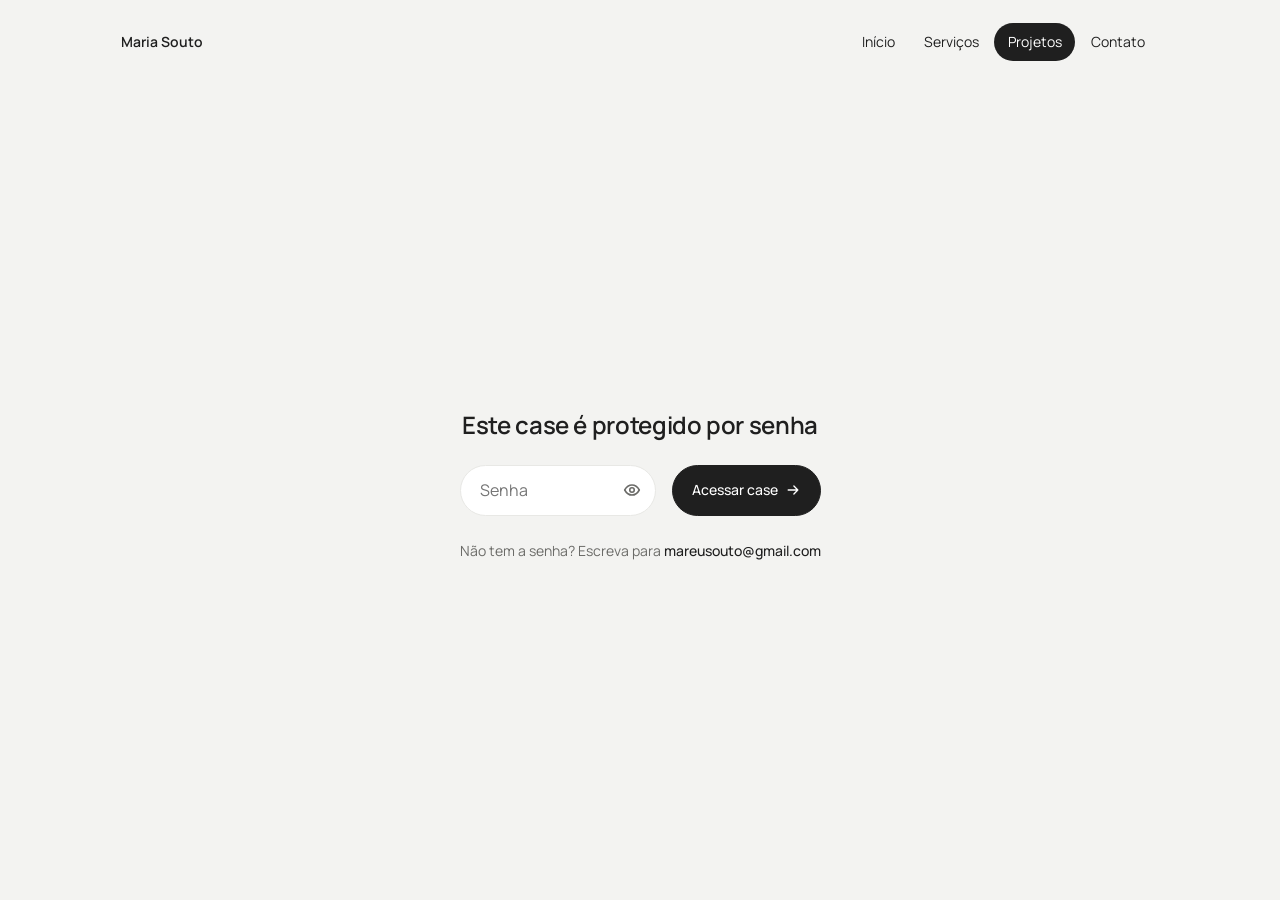
<file: design-system-web.html>
<!doctype html>
<html lang="pt-BR">
<head>
<meta charset="utf-8">
<meta name="viewport" content="width=device-width, initial-scale=1, viewport-fit=cover">
<title>Design System Web · Maria Souto</title>
<meta name="description" content="Case: uma biblioteca estruturada para um novo Design System Web no PicPay.">
<link rel="preconnect" href="https://fonts.googleapis.com">
<link rel="preconnect" href="https://fonts.gstatic.com" crossorigin>
<link rel="stylesheet" href="https://fonts.googleapis.com/css2?family=Manrope:wght@400;500;600&display=swap">
<link rel="stylesheet" href="assets/site.css">
</head>
<body id="top">

<svg width="0" height="0" style="position:absolute" aria-hidden="true">
  <symbol id="i-arrow-right" viewBox="0 0 16 16"><path d="M2.5 8h11M9 3.5 13.5 8 9 12.5" fill="none" stroke="currentColor" stroke-width="1.5" stroke-linecap="round" stroke-linejoin="round"/></symbol>
  <symbol id="i-arrow-left" viewBox="0 0 16 16"><path d="M13.5 8h-11M7 3.5 2.5 8 7 12.5" fill="none" stroke="currentColor" stroke-width="1.5" stroke-linecap="round" stroke-linejoin="round"/></symbol>
  <symbol id="i-arrow-up" viewBox="0 0 16 16"><path d="M8 13.5v-11M3.5 7 8 2.5 12.5 7" fill="none" stroke="currentColor" stroke-width="1.5" stroke-linecap="round" stroke-linejoin="round"/></symbol>
  <symbol id="i-zoom" viewBox="0 0 16 16"><path d="M9.5 2.5h4v4M6.5 13.5h-4v-4M13.5 2.5 9 7M2.5 13.5 7 9" fill="none" stroke="currentColor" stroke-width="1.5" stroke-linecap="round" stroke-linejoin="round"/></symbol>
  <symbol id="i-pause" viewBox="0 0 16 16"><path d="M5.5 3.5v9M10.5 3.5v9" fill="none" stroke="currentColor" stroke-width="1.6" stroke-linecap="round"/></symbol>
  <symbol id="i-play" viewBox="0 0 16 16"><path d="M5 3.5v9l7.5-4.5z" fill="currentColor"/></symbol>
  <symbol id="i-close" viewBox="0 0 16 16"><path d="M3.5 3.5l9 9M12.5 3.5l-9 9" fill="none" stroke="currentColor" stroke-width="1.5" stroke-linecap="round"/></symbol>
  <symbol id="i-lock" viewBox="0 0 16 16"><rect x="3" y="7" width="10" height="7" rx="1.5" fill="none" stroke="currentColor" stroke-width="1.4"/><path d="M5.5 7V5a2.5 2.5 0 0 1 5 0v2" fill="none" stroke="currentColor" stroke-width="1.4" stroke-linecap="round"/></symbol>
  <symbol id="i-eye" viewBox="0 0 16 16"><path d="M1.5 8S4 3.5 8 3.5 14.5 8 14.5 8 12 12.5 8 12.5 1.5 8 1.5 8Z" fill="none" stroke="currentColor" stroke-width="1.4" stroke-linejoin="round"/><circle cx="8" cy="8" r="2" fill="none" stroke="currentColor" stroke-width="1.4"/></symbol>
  <symbol id="i-eye-off" viewBox="0 0 16 16"><path d="M2.5 2.5l11 11M6.6 4C7 3.7 7.5 3.5 8 3.5c4 0 6.5 4.5 6.5 4.5a12 12 0 0 1-1.9 2.4M11 11.6A5.6 5.6 0 0 1 8 12.5C4 12.5 1.5 8 1.5 8a12 12 0 0 1 2.6-3" fill="none" stroke="currentColor" stroke-width="1.4" stroke-linecap="round" stroke-linejoin="round"/></symbol>
</svg>

<header class="site-header" id="header">
  <div class="nav">
    <a class="brand" href="index.html">Maria Souto</a>
    <nav class="links" id="links" aria-label="Principal">
      <span class="pill" id="pill" aria-hidden="true"></span>
      <a href="index.html#inicio">Início</a>
      <a href="index.html#servicos">Serviços</a>
      <a href="index.html#projetos" aria-current="true">Projetos</a>
      <a href="index.html#contato">Contato</a>
    </nav>
    <button class="burger" id="burger" aria-expanded="false" aria-controls="sheet" aria-label="Abrir menu"><span></span><span></span></button>
  </div>
</header>

<div class="sheet" id="sheet">
  <nav aria-label="Menu mobile" id="sheetLinks">
    <a href="index.html#inicio">Início</a>
    <a href="index.html#servicos">Serviços</a>
    <a href="index.html#projetos" aria-current="true">Projetos</a>
    <a href="index.html#contato">Contato</a>
  </nav>
</div>

<main class="container case-page">

  <section class="gate" id="gate" aria-labelledby="gate-title">
    <div class="gate-inner">
      <h2 id="gate-title">Este case é protegido por senha</h2>
      <form class="gate-form" id="gateForm" novalidate>
        <div class="gate-field">
          <label for="gatePass" class="sr-only">Senha</label>
          <input id="gatePass" type="password" autocomplete="current-password" placeholder="Senha" required>
          <button type="button" class="gate-eye" id="gateEye" aria-label="Mostrar senha"><svg class="ico" aria-hidden="true"><use href="#i-eye"/></svg></button>
        </div>
        <button class="btn btn-dark" type="submit">Acessar case <svg class="ico" aria-hidden="true"><use href="#i-arrow-right"/></svg></button>
      </form>
      <p class="gate-error" id="gateError" role="alert" hidden>Senha incorreta. Confira e tente de novo.</p>
      <p class="gate-help">Não tem a senha? Escreva para <span>mareusouto@gmail.com</span></p>
    </div>
  </section>
</main>

<footer class="site-footer">
  <div class="container">
    <span>© 2026 Maria Souto</span>
    <a class="totop" href="#top">Voltar ao topo <svg class="ico" aria-hidden="true"><use href="#i-arrow-up"/></svg></a>
  </div>
</footer>

<div class="lightbox" id="lightbox" role="dialog" aria-modal="true" aria-label="Imagem ampliada">
  <img id="lbImg" alt="">
  <button type="button" id="lbClose" aria-label="Fechar"><svg class="ico" aria-hidden="true"><use href="#i-close"/></svg></button>
</div>

<script src="assets/site.js"></script>
<script type="application/json" id="casePayload">{"salt": "4F84ZnEzFZv4PJTVr+O5zA==", "iv": "9w3fl5qxeIXZniG5", "iter": 250000, "ct": "lI7uAwN3nRBEuVe9Vd9VHJHw0pr84p/30eVWtl9c7WZHfGCaEBNIP5n3UrvR8Nlo7PPjiAZnTV9VJmQVa8aUNedUScftjsJ+HiZ0NJxDUjO4s1bDG6hMz6EhHdMB8IhSanKmRRqD1K+9H8+LtJWHfWS/Ae0NP0+qhT/tftUlmGsfUUXeK+DmZxVblg8kHw7ThhMLWMH8OxF2LBdBFd4t5zzUerB/KRpZqy8XfdPeq5NeHLg1JA7wSxtZTM5VRJCVgu8x3YcH7vfWouW9CJBFyAuKa66KJ+RLu2cbRcwS8puYyKa2fvP04VLXXKlrYs64etnnh8x/QKKt2yErQ7IO46PtLy3y6adAqquYIPJMbgrnmbFLOYsKRgKd+mskmw2Z0xXrDbp0b1c6I6wQFqKCx9Fw9aDxeFf/R2uV6uSv2MQxWbMYX4duK46ctsn341mZSTramplfc3sugdwc2bhfiO7ONY8xDE8IsUqA6DftOCCxJDCt3GjZc1FIqCJJvb4ipHdB+rEsPeRJobIDx04KHlsiNUUcjHngnQBqZH5LLpjo4HB2h+7l3Noo5q65ms7ItSUBUuZS6DXgAVhrf4rMmFO77rcZxk5H74VY4/Hccbt7K67DxZqJmcvh7hfhb3NsrQdmrtm33OunnMpAhT2X5PLrdaA209BXjDnQJkufWxx4tjvAKuuWvd8aizfaPXToiIim4T6Wv5h45YdLF8iV8jZJ6mWzqvyh8yKsXYUORzAvIzhMo3JeGNbDf/8JTvGx6HP/325Iy8N+vmkF4zoQVeotx0rxLVpFTKUDeJZcj86KI9G9vl739e6FNAkdbgdBdT4wiNlOdxHFKooneF5xdro0q/9Uu+mGdA8ORE45gGUy8X6G2HV2nECXY6XX/vpSl3nc98WIYPCFFQBOdjsox+V+CQahP4KzV9f5OGuI6uXXa6KFa+gbtFXRG4htkHnoW4BbPdAznz8cVx+dbcA8AO2x+OW/f/xaaU+paCnGwamOmZSVyR6HhDlOH/oQ7lHAH2vuCGALDH9cbmVrLgAZ84YLjzqrUsdS9V6RJRLFNVu5GOVNT2x2tZgkoj5/VnmhXV2rQ69y5dNtSNxhrmeEC2Qp+4H8H4FhKx6Kjw1fbVZPEf0gpbS6pNB3dY4bUIgKDXVPLiXh34h4/L9ITGoQxrsuLYvNEuPNBjR+pYIy3LsvvA63quFs+g+XmI8SnkY/fwOTOhB8caFg4uQYM/xhSi6OMnrXII2PlFbtGN+pDk40aEU8LTf6YEZ4UnNVslUnI+qC5fmY07uGYBeZNhVzMOWQlm6pT6yesfIY+ZiTomRuTa3PUV1HKzWbtg0DS5k/QHxgja01eE6EKLsAm0G1tvL18ENOdnFkJWeGYShQbuQkgoNAC8rjnXiqPWbS07dmWitu2lGxD+0ZTJBNteDj/EhBaZaSOk0ff58E7kFaNSYroZw8wAyhXuGUzu3EbtxAiS2qbxY0DH3Vp8mGh6jr4kh7GY+1RDHaFFmchPNwipJWHZSh74V2Ut+/hBDQiKdILg42bwNt7qYaJKP0MeBlKG8P54hMt6FLWWA7CXRAy5AkE6t3GkGFzm/Z86BEd/rCIQuQ5GP+l7mm8kxMC6/[base64]/GHzAQBa2/c3th0gdUkTTZrtsfcOOqH5zXavQT1r46+dmcQqt93id7BhFcbnIO6/xkAlmWGWPsxJEEQ53+z09o52PqOKQwBodF5QU7osB6LLlbX+6GFeL5ZR27z6gIJS86QhkCPj5uqwBeV/4TwuWFzU8fsGFo7mvkrql6yr7jCWQPWDletr3jx6wuYdma2mYkTnd+oT/31djqSA1BR2rFgAB4CnLw7wTjmJU9cSwzup5mlzNgl5CgqCJEJX+ts/5u/4tLWUhgueV5edfSm1ilSKUxd5oN7sbVQ8x4mh/[base64]/MLNy/fYXiu3/+/[base64]/kfJeowtigcvYUqMLlRY0dOarFe9oqgWSpkP2VqhcqoUoN/yzFrrLyZPBWoNJNG2nrycM8ZuiYGpvFIyCrKxRo+76WYdmZazwU7kmFWUCkxgXwQJdvt6N4JLnoq/NOAnU6B1t0BlrE7rul3dAKxCoBCjsyNOO+dMyUYS2a+um3/LiLBVkSL1qh5Y3pOnGjPgBm9P1D80MqRiMESdKEBJIT0BiIMgwbZGfAzmtBXdjKEmTgu6CyPovyPtYWWfK9zUqeODpUjECDwkF236kRSPe2ng4FAELsf//432lRtbCnMsLRlcQ3E91jVRFhi3p/YR/KXb6eIpamwha2wUOsbGaOCZGwow2kYQw/LR9dcJY6/EoI6ajzELrX0NEGD9AjIaw252oLTaYi93NQLMFwzR65J07B2dS7eteMRnZntAOyw9xnik+XHlX0XtTmJphAyw9GpCqNn3szDO4RpC5kH3EvS9UvzQMSCI6pJQYWps6v/uKloif2+qTRjo4nGphIGPp10hTZlnUluqbcCUaKuJ2/ZKRgWw9pu/2LnAQxeS3ABWFctSH95rxck9GDr3IZ2HNyRQoUfQ/QMfeEo3H7+XaXajiANI3wTTB+5LZ+JullhQss/oR6g+nlFEDqkh4pC4sd/d96MvNRuuDk/NcOaG2xPT455bgV0Qg+vEMRFsrg/twsSfXpgQf90WW18LNgQ6TU7rTzHV0RSGSfN004z/CXx+ELUaw2oWlGVZ9+ZsqdOPz1HtNb/kOnYDuAdBMeYDPKXR6TNqsIi9tBumv7nx/xRbDG7MsLwDyJZcEe9R+XO7Jwo04MtDcrenNtbLt3J09xm0u/sgtqcvl1XGmN3+cZmpHw75pas1JWvQTsI0NxXK7AXSBvlQk3qubXGYPB3Q9l9VYKvMv65P/EUoPrOBCcwFYC2eYR/KSxXkYeurFprdHQTkbgk5GlPkn3VZvZqoQhSj7otqsd3wUv/sHAFrw/z4VWObSNTlbs0nrVUZYqzc0dMoC0fD9qhP/[base64]/WE92VNali+nwtyBuXQ0cT3iO+E9Q0HhFAh4ngcGxQi0qWPfxS9oDy5rlvqQ9sTdB6nFswUmvZJBbapo8oGUzSoJdA8WtQd0vYx23nUlbFncyKxKAje8yQwJ5PgzSyRgSIk4PCkK9MV7iWxd7fCeGpxhVwESCXE8IObJZRmo4z/LB28aU1Ay1W8MsGo1JDld80aPykDdjJ0QudPXDntxl007JZRqa4hIcI+N0uq2LPMNckmAI7f87IGK2962f0nQ+Xz5jqBdOMIsaudG65hT3sgRId08U0Q2MjBVRUi7LzCzV8MFzmN4+uZlsaBJIP3s6Z9onOfMvDjP/hIfEooH9UG8j2mIdfOu5ufRmLu3IW5ZsvncvX62BW/2s7ukIciSYytxpUvRo+7VAGbI36pTUDXPUkvxmtYrRrebzyc5n6OKmhddSZY/Dc3kKoFaD3mPSK15L2a6V3fvllYDmmXrEvbkOmUGY1m8S6QwM+9eodDmI5EI+lf2xsYpFzfrwKMcU789F85fyi4tZtBijG/GHs5PKeycwv0UAh5aIst4w+B9YRzucU8dSkGBRQJYDTRIzPK/us3utfxmOLim9cecOfDuuWlLpO1EJXWEFaQdA8LIn3QoGnqAXzQ7LzgaHgYqP+jLSVnve935rlFrii5M13UcGVU9ir+CQKJRgx0iSsO2B0MPXNNFGDvHks7fX5hECHX8p6qOa3PPUuDt9qh78p26HzfvegqxtKC6KV/Omtvm0BgpzG5Ad+1amjU02mP1+Gv3BnYTAg7ygMpFFTwesnaHcboKT1wxJtR+gQf3zB8EVBwFGC26kqedJCwygiPsiq3oLTkoB5LmnVnILTGbMG2VPQo/4dAC/4RRmbkK43RXvK9Ak7DUOktH3g+arLI+R8Hixb/D5BkuF+YWI7vGc26Y+AiOf/WyQob9yrdPMqpiWtmlc7iij2vKkxEF9omxBwYYWxIDJ+w7Mko6HKW8XV5yW3Cp7U7WM9KsqglDyWG+u4tMnd0Mn79zXRZyJknI6r0Msg0rx6UzNiuGkmCYrWoDBIKw8V/bqQvdfYnRW42eNviYGiJnE455UOzYIYiTlL8IL0cbtAi1/C2vSzd4nHnY8AB/y97F2JXkp92NBdAdjk5x1kKUNDRI6c4qt+w+B+tq+HzxXjSlGic5dVl9N1Y0CtkBQd9jARf65JelH//vcUJKSeGvRZJ3DUk3K6JDTxjc4Oolw7RjRnQR50H6gHJSChEDWsSi9MlQwspVSjMk5KsysK29ud7FUDygoH+H4CSfKJW/jGT+oJ7IAxR5tpF7v6wsaoCabx3RWjqLljZPzkyNXxCQ21dz3bpwwl2WdWaSXUXFq9ABMoaDLIKFbQySPHasoYaMnCIdVzYtmXIlBrA3REDr+pD4oOS4eMHpVa4FmIaXdUph+9yzSUGSa/JYGpwgZAwqM3qz960j5wMqCLi/cqRld0nhSFCA3Ae83y4JGmZvoEG6xpBjeRszMAlOo2cynAbpWM2ELk/1E98caQz4q4nAkjhy0NSXpYYp8lYEKISjqmtwpsABhbG8g8vD5Hvp62RymEwBhHaeWxMTKuiIZNVe0D6+SKYUD6eZ/nRPEPLn78u8IiFF/JwuSFsLMOvDYy6gM6hS5AaURLifa89IET0N+App7nP79Vl2f2485GJbCCetBBHSLZpD1F25IOA8FW2UrEZz2KgKH79SEfTik6bOknu0Qx4/vlwW0EjaxeKCrjAF39+wOK3/Aufc8iHLZx37Z7EFSF6KKmB+ABnXiGkeakBF3hbyM6bupsHEx8fZkupVmwim1dqExAxPDtTCt2gdWMc3lpY5hDjEVug1WQYLJTHG++65FNHPgQlP3D4l6A9Os7hIzRkIsJTTms/2ExFWX7nfzTBzV63/9k3u/9xRKhP9RrOsGE0K256O0Y4bLGvLSxk4rjBnSqlIZCjjRudBJIPeWBeYWuAAvDmMQHzhoHuLBjIbBL2O9xnLO41EOZniW6hQzPdPiA0/WWhFEBanwvBVLbOOzMsK9MDe8pi1npglVxzlkWjIAZ9Ebx6ookuy1LlBXZEn6//qQX5kzhA5vOIrqxQSnyQZPY/p2HhFCUMSSD9sWm9SSqTLlpj5IO/1pnpuH8JsStpa3JoNvMnurcz4NPITUCTKAEQnr+rIZ2yeJWp1ellTEAy2BsuIs9Mx8/qMq7CJypS7OvsXgPc2qoMpyTZQIKD8sDdQC3ZYSP0YCtcEo9sJgGnypnCftxf5zsC4PqaPjprkeRsKB6x2/ZOkbACC6w6KkcJfnD1LUWshaIfJrMufIBmO62NUWtJChOQWVPv+9GFt8BfqIH5q1ehl0yxO1FaeOJJN4QD8gO7yvmo5bF/p0BvFaLGN4Kdaj9wSyG4xA26Hf3RxyuzR3djGX02y+Jzf4P70jrm20DKiLBzldb4g+QxL/uDwntNddxq6CD+vGx9Gul8QR2w+ZkqWR9Nks9Nc37XIvRbNmojKMsqLMG+92NzM0Bj8lyRUAxRmpK+vkRBVmnie/h4czMxK/8TiX/B64if7KQK6U8icqBxy+vkJx9AFe3CKzSktgnDPpqkJC+KRlypwlIHdxctoUHzrJC8Z0NUOE+9QKdeMAGmVaU6im41ijZ5LK+/ykcVSjHaj7w6mc6owMhSEnn4k7v8m6WrOVEUymdiUbW5SRu6Fb42N5E/YkJYLkZO7o5E1wf1QcVej/MQpfWQo9MjlAB8sIH4ghhYIxJa0xZLdw2GdaHeq6fZkbsCwhpQq3Bcb+p0FL6JFiNvSpFNn3Bj/CyMYAoJMusjoVMDoyKq4gY0HHfquvDp74Vu6QM38qBY9uZl7Q4BfvXoAYRpF82Nkp6SZSJsD63Bc/VztbSxCVMXvJ2DMSK82OJNXhJ2MpM+vEdpktAQSk7uruR9oOPz/Y4srXCSBKb1QB4YeJl7bavDZcoY8XYzDFmvwiF0Kriky/x8fJdM+IknPd8/5X7WtbdxFYcXFzv/L+sMjuj6Wcd1Z7peQmNS4tbfV+4v/Ik5NERrhcyANjZSPIHY0+0sTWTzgx09s+MsZJvQmD/kfkg5w1cUiaxor8GFs1TSIb0dvwiAykzswRVYWw2xxsjXqBp0Hy3eZXCMIJ/OQnO7T55lpyjR7Q8fRAO83WBUykIcuHSnVgmV6/MQq60jKVRHT+vlvJnRm594sl5Oe+GCd2DU1aheh2o3KAq675ynYb1ADNXncJeQaUhy3TEoOV8hrAheJp/SvB/eL+1xje7l0HzxFvwknUtS0+a4IpLmwo3CWFVxy2kruXjffcwjfUgKYY55qmuUnqfAX7YaBBdBSIgAQ4t2SwwIVcIjZ5xp4v7WwZRadRoIUZJET7u9t4kDlchKSXNefwORjdB1ZSftFbochg/QgwFpScBbNvnwHvBHLmt0WrHjjH1aeN/f80g5N2WBSNgdhuVm97qQ3/sXTclx4X3FasFTlBMKxHQZ7i19/9j/VihL+IH+yAqPFCkf5rm1NbbnuzfZhyDM1O9i2fbYVcuCXKj7mgmeUaVcmgF918z5XSFGN8tFILnpTQaArCK1eSFqWYv38aAG96pZi/fJcC+hqKLhxVcqAWMNocGvPWPxzQuladwVEHt7ne8cNmoPsQs/ODZdJ34NSQ5rnpl7FajR/jmibSbK26dgb7DbG0hIbVsQxtjPISrPr82++Td7sbd4btqs6IkqjY6yNt+zFc958+B1mpkAPOW/C1gBX4iamGLH1Ednj/sD8zEHTZR1CMm1W8/7NZp83rqRe8S6jzMDx+q2zZ2zJ1DS2BrTvJY4ULtwZcq2hFXWeAYsGgMwEEvfNAs5o1jjc3DIIq8Vl83J47zIjBykuGmed61acKaCjn3wegt0P/ELJgkguXtxwm+qTvocBhcnZnfWrlYOhF3CdbYnIk25rUomiGoE7mO1N8Qj8C1x7++hKnLSa1EB3cnL1KbqbECq/jr9qykmb9qbaVwLk/6pWWnOz4luBcddDBHzQXpVDwsY4/wlXJJQGQqZ0mryibujBKCYFX9cgN9Ta/k6YmCHafZp2qkvEOcrldyms9s/BU0Q6cu6cEfuTnKZri1dk0+f3SC9k2BPMPGNzeH+t8MeFe06CuntpMYM68gBO62eXMp5ToP/+FsSlNo8rk1YTis8R7ZyBbeuASEiTKcQf/oLRafEFifz3x9jqNO4hUMl6xICYUfB3SVWSV0MgmZO7W5MHAYjSar7TqOVF1KNNqrrOdhX1C9fqjaoEyZiUnIVr9rLMviiSik9+shEli4WFIa6dowjaZiVZe2zfNFtojGsh1HeMrlgtDKBKUMa1uK2Y4n+7/FXWdIOWzCCf/p3vi1fPP9rpEU/b7ITQ62nOtBHeeE5kj2sFjpAjWMTFO9mYI34ufBbYGrQ3CSO9qgPwoDqpOLWxYYKkrJIRYy7l/YkRddHAStJey3XHzh7T78IqwcRZPmCsCvkUkoIdnnHbicMGrVNYSgHGTYAN4Gs9g5ICg0cum5Q13s/hKbzIi8wK7H31jo/[base64]/D41qeozm7OlUVphfZIohJirciuIUlWg/3PXW92TPLq1j4gzYeZ6+PO9C5s3hkHoFIK9l8LciEz8V+Kgl1iXqUv0qLDW6B68PSGhg90krOFqyrnDfNlv6M3juDvs4rUisR8GzdcWycdqIbuOzRQhcK/bfwLGeBTa2MCrLMdlVx1lLL5sdTCL9mYVNPXS9LPIdsetfxaR5PCFFTTFPAUrif1sdNXsI4AMRlZyKCwMVhzRkG7A1reUxiaeVj+pI9KD4b4L938YtV675bYK5pHymtOW5LQ0/sUsmgLEAs2UxLwOKWRXfOOzJGkVp1rIAirwwtUgv37Pe/WK705CI2e6j/3uHukOVLOG4aD0fA1betHFNKISzHcAt7gIkDI68yTPymStM/9JkTExjlSlY/mA4i8P7YBxP5c7DQnkTs07sh6Ltq/GJkB+1CbSildn5XOBXFWgChTNqAW66fxBhXm2CVWrEsQi+GMuO+7UBNIjfCI2gHBASxeZ+sw8hun0SkcvcKx6GWTOeLwcK1GwSuv6pQNYoVC7JYZ0MP30NOevIfSlgTR29YChBr27+MhloPC1o1uDGh9Ow003nQCSBAAfabPzyDL/6SMut5Ip+kVAgDeD38ReSAbfWUfZEf73gDaXOlYcR29EG0ESAhqzDa5rvTo08bEqCm/y7QpDljyp7A+PAmxb411pkS17COhU5kfZKrFwsfLcu8QcqrWGpJTtHW3ZurqOlcD6Hu+eV0kPEPuw5SbfgVyFY45fQR4cpJJEXFAxRO0U0boxAPvgiSMgw8vFGCOY6khrcXn6Bp/6Dy5bQPVlCnGk3jCSci+RJRbmquT3g6+0amD+itkLK4LwVBFPVFDgDhva/ZSc4+A5lj4YvBJtgPknKX4JGegllIZPi9XtcboF5pRTrGZw6Ms/Ic1fdsib/h/d2qr8ajT6huImXg7Os35ZPkxRNIlam6uSjkaI2/CMjQRV3LzIgkpv8lCj52ieATt7qPuGwPlN2dYDuiOwK3F5lQV0MvY7KHw7x5nJde51wtbmVT2+yY0J7hCGRy0nLzAOl/i6jRjmLgQdStNav0SFAP1wH/7jRzkIRbTM0IdBNUtfo/jBWJVJy1OGry76Mx5INCDPcpPWvKMOcBi9xTOgpo//xCuUK9pBpX3pB2yzczWkL0UEhVD8KmJMMpsuVcK607w3fW4+Ti+XoMBBBDmxaMuEYkR/uOo58tgga02H7ASHvXJ7SqZmbA5Jc5i2uJmMxB2ku2wZ/cvpyeaGWUV+tBzcVctZ/S97puAaB043OU93X0jfAEyozT8IOjIpzatG/19Z8yX8byiKWJhvO8GPsMvj/ymXSZwJ0b9sd3jdgyCO8l82u3t15S/VC6jK65RbHz4c+ubnkqspOgKEVQQv0ROIelg/egatdkyg/tkj7hTxwP7zH8zKDnH56d7Dqo15iMeReYOuJO56xBii1CJlmH7zyGHRAEkd6pe0X5Zm8BT4gwkuu3+s32X+Tt5p/fWU9wYuvkVtUud5wjZjlmjWnf+Zq0Ane+UPKkFzp9ZYuzbzZtiYTBmVb9tdZDwA6HhhXIEq0f/fVYzXshX3o8mO25zAvdqUrtT8ZEtlTr1FQ7UbXdjTqo5uM2DUtexSnwkdLMGAEXbUCDP/nT6eA6sf2Kr1wsxYRRDPKCI4Q9+/0wI++SpqQ5XRt4Fcq0LjqtFmYJNC1jllcsRW6Xreu3b/3WktNypIccjbYgAquSaF8I8Z5loJ8g+a/75Ypq9IOfMsQWAXqC50vj+PNc4n8hnyZGliZsKhYDeqgkg0Em4OQvMOcPTt4kdyB2WuURBLL9ct0+JG+RHPcUel3ffirclP7IKLWPTAimAj0+wAmpIq2rFVWdPV4nmqjCALe0TE6MnJkGQaaocedOycnP0W5tpp/QozCkWou9Gwb2dWk30q7MfcjcpyfZt1ANw1aXdT+/KPFiluSvTbu3XomttXgJPQErNdO4y4F0I+bRYfWECuMXfy/rwRAFpSpDqytCPjA6Kfeb7q0nkn/gyYjlXAGYCMByhbqe4ihX4e3ax4mGNthkZGnJka0o3lEutkIEpqy+kHzL0k8g6JLphBwjCTeRDiF494b3ocuPpHYTegZ6caEVKewNyjYAzn3gABMYfla4sPSn+eV3wG+OszCkPOQZBfH0MCygjR/[base64]/H1xQadSzbapdmm1renJ+EDtzGev5cNC5yKYeCfaUUgrorWy5G9J+E7/RCBdE0arp3nnXUEa6l0u6aMY0boSmLd/DN58BczANIAnG69MrIYnPHE6BJe9NovanIKw7/msatG+1TSALhnUJmJk03DelfscSMyEeF1VyaPdPsyALLZSUaB7hZLgimk+nhK92j19RK5WVv5ArTnezQNR55BHw+SV793X3pPtD/Kt3IoVsvAZqSogjVVs9roqmWb1LBZoZJRX9hVCYve1/QqmLqpuPd8wlX2XagVYxAq5fHuaS/z1gBgLZ7n58BIBHoMyyYzgLClG086Dxj29JNiiR/xrEmQ9YT0TF2PhnBzlL8qqJ86K0rQ8f8Ieq48rJSigYcQCQa6Dghx3BUt8GTRHLvF2FNVQpeN8za4c8j74rLddEsyXI7J1ne+VfVWNB/cuYP7ROgTLTm0/AwELecaKGeArVUKPRMH83b2y7wwt3KnpHbAtt1wVqeqPkYiZIhJUNd5t0DhYCdJNiPfPARubcGzVK1cbeyJ2yFm4k9KyDgEARXMIYIC9KMnGYjAS9RD6yWz9XyF/xB3W222jbfrHvlvBJMrmco5/XBsF52idUmpouHY0Rye74SvdLidPcnYzRUh71+ous77mOx1u0a4c6t9jvowGlTFS9Y1+YeUi439RKHfr0PTtF/LeJIud6UhNqUEYm4kVxRyerIMtmo3UzPTopLT9X3vwOce90FzgJquQespHWKWEzjbIXZ89lwy5DYfAi5y76uhYwxx7wP32INHITJarqCakHujPnWhXUidEDgDVJSGsaCDFatr+NJivycdCvoA/1G0rlMOG7EL4fKs+yl3Ou07lvKQ9g4mUZ7I/aBio69iKm2Y9TrtGk0Mk9+idx0R904MGXYTOsm0BH050omqlfZemTQ61zdhd+he2HpuBD1r6J2n/cewvF99QCHczKm+XrE8IwD+niOAhnW2zeIgPkC/o9IpVvDuHJS5QeqIB7dBLDnDX/0/8b1fkeIA4qlkzFTW1c8/Ac2ATKDMxPts/aVklcW6yk8lDvP3cX/xcoL0MNvjNZv6AGXegqqp2lhKMuAVa0HEQ3HxxHRqMkgX2HpaQ6Rz50kQpSCLGGW9kEdZYnliSTM3n5SLTn8NhRB7ENZB1JiSlLoFzXUpfP+01Xw3yNFHKOSwc6zwRLiWczpNjFELE460zzj5hq8Ul2l+1MC8UPdxLtCEAeNT6S/TO94Kl+aFOhXQjy+Q1Swe6f8ATdTkFpXnpIJFzJPTB84lC2c3ad82TqCg5jNEbA2H7Kb8xoBvIEOS9keysveMcpz+JXN0/OfdnmD8xDNKYElAxVnm6jSAKojbrABEf2jZWfU+ZnNOBG/E1BzHCas3CZBo/mRamdyf7hCWYgs0W0RzoTjQE/17PtSN86+JIqoZxY0VdXsDCguYDEAYJX4e/E+PqrBAggfgZnbwYIgdVGrtorfW4IrcpdAdoAsrK7e8VdSQz8N0slCKWoo/uplYnNTKyu6rEyEzlmZCK2RavK0i3S21o5/MMkSbUyqS3WXEXAJe/[base64]/0gpjVeGCC7HNdWoEWYKe2qbWarPxQMbEdJmZTUZgqnn/4GiEK4g9iCLg94Vnu1dSS6b8tki94HOhDXHTEOyIG2iJ5/Z1raaJfnz1Wwm9pGXI6CexlZZQ9nX/4hQLY2LdIcsXVzEq6Eaogj68f+IDHSTf9BIvV8s/5Vs9LwTQ9bNrMKOsoN0/15E+MMi7rl1vY+ZRl6JL+tYTHHoiyazekTn1OEQkHH4su00o4dzTE7IOGDp4VZEBJTRzQimtlTcxK52uCZb8/E0S63mqHp5BZuHYJ7UeuTkfHZ7vaJa3/2dBMgb3XGtkIyaYgwgdTzl/9J2yurv4ee0TrG+UlNzqWYBG5vy0x5/Ev2TUj4e0mw1ylfYaGQldegRw73UsGwZ/ZEUwQR9lJsC5zgmFTZB4nCTCGh50lsaaXHdonuiq9CH0jfuIsd5MqbvcDSZVojwIWzivVKcUAuqy9LKUX2RU3rtM9gFHoNYHRTZALYhMupra4cNt6H8umKTBXeWUTc4UTI1kjVfv8O42vDNkYgwu9dCFIdSLKxp8+/rdmCsQEu9Z0LyWIno11rYgdG6FAJTYMUx8nft8X96/paBt+rnbZ3LGtS2PNxB7hQ5Dgf2/gP5ZsTT9FdDYMMDR+/mwBKuyBqQKMlFO40zjpIHOM3j753sLFFUhY2WHm3/[base64]/w6gmadajqDCS1Ukbz8xVBa+upsBUiNtJypgPULhf9c6XcOfuN1yjIpm1X6mwR1a3Ms09BaZSRE/hZI0CuZggG+YPwEeGY+l+aa8LMxr7y/bQNAfNsl1p+EVP1fj/2gP1xt9QroJZiCqCK7CdflCT6s4RtIbAJtzoqVcuNK+80arP+qQdfeORhPJbOw9As5OgCwUJ6Pc2vi71AiyT9p8EY+KWYWl0o2PxPYZTNeSQ1FDmXORUWLEX7Udx1SSIZxsGTU/G/lp43FhrEiKNOtGir11mdPRW1Ey++N9jBIq8mnCZeaI8lQg9y6w8NFEx5yB5kyS60/sphVVJZcF8i8BrveiZiGJbXs1fpY94DYQHFhxxN0cOvGAoxK6LyY7S/bk0yBYmwGIEQx6tFhnwdvysSOMx8LJezuq8WKxMcY4MAeH3EV3KWV6LNe7NOffFpu798QhiNf1MOTHmYR49BMSmvy3FuHvIm9k7GX3TUhDLESHr5N6PQtykdl5T60aoXtTz0f4iwMkkaf5IcBfioV8pv05iacOdWo0kn0wxuGM5fK4dfPS3IYV4tkg/Wi5eYy0KROZC0y4fZhhYGCli86q2ssd/27p0Yi3458y/BQMeCkhmEmAY7mjnH2GNzdLdkfEtkBu1cGg1NHANvFgmOWuUUQleUB5y7EiuqiZ5E33eUqgw2YNXNLgT2WO0tavzKiB6NHcojhbLWWckMGrQ5nC4Sb8ZtzWj5ksVQn3d1Hd+4EU6QSGM3MRiMJ8KpQHtolwv9xZjkS0hjQ5gROlwOBHgUcslthVq/EfX5f5ur2CNI0uLayrfP1Q9+eI0GNnBly3KoXzLcTduhS82AlQAHSArYliGv9r9j3ogpFumRYb/+kQXYnjA/dPfB9EZDwRlyQapqenlnaLfqjTKczKSh2MMY43kBy/3leuOua4F1LVu5DIorsLZxdp7OQNutXFKdmimU7bebIud+V2wiE2vXSxKBc05S8XPmqw6rYX6wUzZ0a1jyCpx6ZQlBs1q8+Ls9gcxFoQmR51HnUKc8soD1DXRUC960R+5IA5ZUCfk4SrFRN9vNhSQaRJDEPRZY/KJVmGlAzcJzt+D95w7RJVsCiIP/k7RmAs0ijDJriUOMU2JbeNK6sf69BL52lacTZfiLHTOV0yTO2amypM6Yd44EbRobEnuNM7X17F7+cNcUDHG02tEfcLqM794bAL6DP0Z7Kbkkg3+SuwG9Ug8aUIW6YW4HtaoTZxFp3W/WCdAS1xjXFUABgWEWcdOV5R0rna5aLZhG+UEEmGOOYVbgwakGRMYywFTOM+OW0mrmhsfISjx8pFfaROOoUkbIiMVJqhPrcuyuGzRZfXLa3HzVWcxQwdI7F5lCLnEu2Qs2GRJap81foy8YUnqJe2xBmEX6odtJGf4cr1LHexfUS2RF66h1O0aiQ4K3/dqJC5AuclP+hrGH7CsykvxvO8LE32BWjngwFbdw4TAjhKuzRO6G0SKIg=="}</script>
<script src="assets/gate.js"></script>
</body>
</html>
</file>
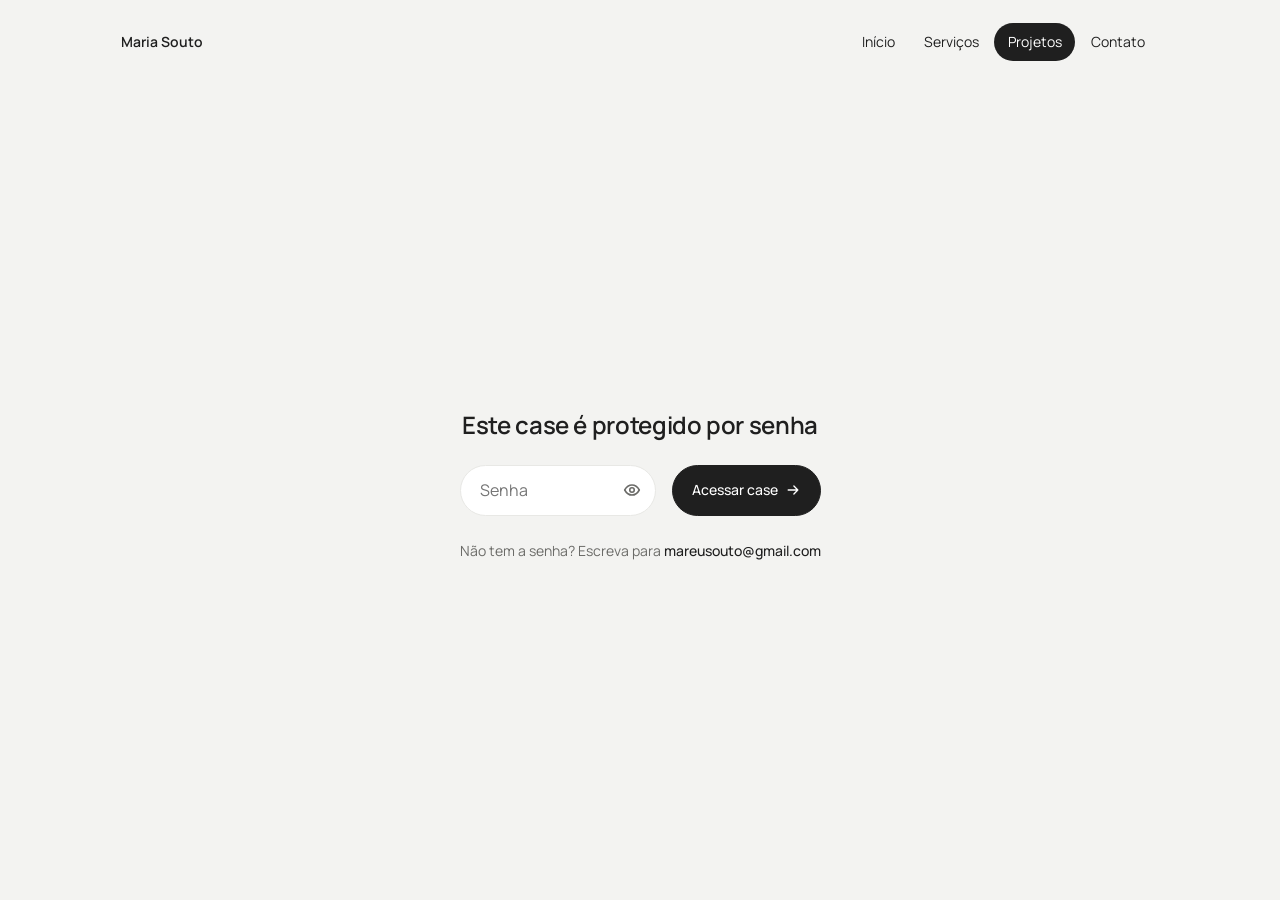
<file: fgv.html>
<!doctype html>
<html lang="pt-BR">
<head>
<meta charset="utf-8">
<meta name="viewport" content="width=device-width, initial-scale=1, viewport-fit=cover">
<title>Inscrição FGV · Maria Souto</title>
<meta name="description" content="Case: uma jornada otimizada de inscrição em cursos para a FGV Educação Executiva.">
<link rel="preconnect" href="https://fonts.googleapis.com">
<link rel="preconnect" href="https://fonts.gstatic.com" crossorigin>
<link rel="stylesheet" href="https://fonts.googleapis.com/css2?family=Manrope:wght@400;500;600&display=swap">
<link rel="stylesheet" href="assets/site.css">
</head>
<body id="top">

<svg width="0" height="0" style="position:absolute" aria-hidden="true">
  <symbol id="i-arrow-right" viewBox="0 0 16 16"><path d="M2.5 8h11M9 3.5 13.5 8 9 12.5" fill="none" stroke="currentColor" stroke-width="1.5" stroke-linecap="round" stroke-linejoin="round"/></symbol>
  <symbol id="i-arrow-left" viewBox="0 0 16 16"><path d="M13.5 8h-11M7 3.5 2.5 8 7 12.5" fill="none" stroke="currentColor" stroke-width="1.5" stroke-linecap="round" stroke-linejoin="round"/></symbol>
  <symbol id="i-arrow-up" viewBox="0 0 16 16"><path d="M8 13.5v-11M3.5 7 8 2.5 12.5 7" fill="none" stroke="currentColor" stroke-width="1.5" stroke-linecap="round" stroke-linejoin="round"/></symbol>
  <symbol id="i-zoom" viewBox="0 0 16 16"><path d="M9.5 2.5h4v4M6.5 13.5h-4v-4M13.5 2.5 9 7M2.5 13.5 7 9" fill="none" stroke="currentColor" stroke-width="1.5" stroke-linecap="round" stroke-linejoin="round"/></symbol>
  <symbol id="i-pause" viewBox="0 0 16 16"><path d="M5.5 3.5v9M10.5 3.5v9" fill="none" stroke="currentColor" stroke-width="1.6" stroke-linecap="round"/></symbol>
  <symbol id="i-play" viewBox="0 0 16 16"><path d="M5 3.5v9l7.5-4.5z" fill="currentColor"/></symbol>
  <symbol id="i-close" viewBox="0 0 16 16"><path d="M3.5 3.5l9 9M12.5 3.5l-9 9" fill="none" stroke="currentColor" stroke-width="1.5" stroke-linecap="round"/></symbol>
  <symbol id="i-lock" viewBox="0 0 16 16"><rect x="3" y="7" width="10" height="7" rx="1.5" fill="none" stroke="currentColor" stroke-width="1.4"/><path d="M5.5 7V5a2.5 2.5 0 0 1 5 0v2" fill="none" stroke="currentColor" stroke-width="1.4" stroke-linecap="round"/></symbol>
  <symbol id="i-eye" viewBox="0 0 16 16"><path d="M1.5 8S4 3.5 8 3.5 14.5 8 14.5 8 12 12.5 8 12.5 1.5 8 1.5 8Z" fill="none" stroke="currentColor" stroke-width="1.4" stroke-linejoin="round"/><circle cx="8" cy="8" r="2" fill="none" stroke="currentColor" stroke-width="1.4"/></symbol>
  <symbol id="i-eye-off" viewBox="0 0 16 16"><path d="M2.5 2.5l11 11M6.6 4C7 3.7 7.5 3.5 8 3.5c4 0 6.5 4.5 6.5 4.5a12 12 0 0 1-1.9 2.4M11 11.6A5.6 5.6 0 0 1 8 12.5C4 12.5 1.5 8 1.5 8a12 12 0 0 1 2.6-3" fill="none" stroke="currentColor" stroke-width="1.4" stroke-linecap="round" stroke-linejoin="round"/></symbol>
</svg>

<header class="site-header" id="header">
  <div class="nav">
    <a class="brand" href="index.html">Maria Souto</a>
    <nav class="links" id="links" aria-label="Principal">
      <span class="pill" id="pill" aria-hidden="true"></span>
      <a href="index.html#inicio">Início</a>
      <a href="index.html#servicos">Serviços</a>
      <a href="index.html#projetos" aria-current="true">Projetos</a>
      <a href="index.html#contato">Contato</a>
    </nav>
    <button class="burger" id="burger" aria-expanded="false" aria-controls="sheet" aria-label="Abrir menu"><span></span><span></span></button>
  </div>
</header>

<div class="sheet" id="sheet">
  <nav aria-label="Menu mobile" id="sheetLinks">
    <a href="index.html#inicio">Início</a>
    <a href="index.html#servicos">Serviços</a>
    <a href="index.html#projetos" aria-current="true">Projetos</a>
    <a href="index.html#contato">Contato</a>
  </nav>
</div>

<main class="container case-page">

  <section class="gate" id="gate" aria-labelledby="gate-title">
    <div class="gate-inner">
      <h2 id="gate-title">Este case é protegido por senha</h2>
      <form class="gate-form" id="gateForm" novalidate>
        <div class="gate-field">
          <label for="gatePass" class="sr-only">Senha</label>
          <input id="gatePass" type="password" autocomplete="current-password" placeholder="Senha" required>
          <button type="button" class="gate-eye" id="gateEye" aria-label="Mostrar senha"><svg class="ico" aria-hidden="true"><use href="#i-eye"/></svg></button>
        </div>
        <button class="btn btn-dark" type="submit">Acessar case <svg class="ico" aria-hidden="true"><use href="#i-arrow-right"/></svg></button>
      </form>
      <p class="gate-error" id="gateError" role="alert" hidden>Senha incorreta. Confira e tente de novo.</p>
      <p class="gate-help">Não tem a senha? Escreva para <span>mareusouto@gmail.com</span></p>
    </div>
  </section>
</main>

<footer class="site-footer">
  <div class="container">
    <span>© 2026 Maria Souto</span>
    <a class="totop" href="#top">Voltar ao topo <svg class="ico" aria-hidden="true"><use href="#i-arrow-up"/></svg></a>
  </div>
</footer>

<div class="lightbox" id="lightbox" role="dialog" aria-modal="true" aria-label="Imagem ampliada">
  <img id="lbImg" alt="">
  <button type="button" id="lbClose" aria-label="Fechar"><svg class="ico" aria-hidden="true"><use href="#i-close"/></svg></button>
</div>

<script src="assets/site.js"></script>
<script type="application/json" id="casePayload">{"salt": "UJ2fs0KzTEKVjAsYYEwrQg==", "iv": "wLCUSckUKnaJBezw", "iter": 250000, "ct": "MlUyTUlg2Mw5xH4MITDE9e5Q/tSYGZURX+Pr74f60h36JhRLPDkhs+Ma52bLTg0Y818pIRtYRJfBompEkuaXLfL4/WwUzukwJYGZd5+2D4UxdKNz0rd3TrVHewGQTE/9KyV7NP8dqBlSsCgbbwuUvs9yHbRqjlMza+cXXTBq3ngQyRQ6p+Sd+8wxiShKgHY6abXg6DGlH3IkKAr09WgazML6mb79eQAawfr6+q4U0WNjUvctLEkdR1+Clg+kKZSeulAxzCqfKo5HOgqwhWXnckbD7SL/[base64]/PSas/4k/3mKUie+BkSR5PfWLfKogmAorrCWpUHvjr418wTd/SaQh15CrYHCIL91Zy8AVak+bG4hIDCrf3KufodYPgQJ6EOFX48iY4+xju8S2UQwZb62GsZPbTuk/jCUibJDU1EiiOnX3EHVkLBSXBtuL+JkCOuTzZjs99KtW0cBVZJ/C0begxDhiTIk+oZiTbrlEb9fcIMaTWHFzkb3wo0mfM7gKJVJkG0paT9qh2z9zLvkih8wM/YFQYCxI8CWSOrWe5ed4OsploABkCDaATm+LeGWjBuKqUdrRtDWYyiijKtmtekq+fTIQfmH8Pqb2CH9iLVkuCY028WfNv46aO08h729nFBoVdgIBu5hZF11JmtLJN5ANbOp2BeKfl1J2K2/agG6JLp6dR/[base64]/VfkCcsAq6p9z+W5tGgjVPec3x4bx6jSu9dCz5SKWwKXtLSnF29yY8wb/NMUO5MxCnceMmEDKvOEhVgDmSFbpXtL/dRsxaL3TWbVS56bFZrRuk3ZZpwsMHjs0AeXObC/Y3364SoNAr1h7PCmxqUwAbzivdiDaUpqdMhAJaMfHs2IQKIhpwCgAonjGad4Zh+Aub5rsXmap+Yg06X7649PNmKWpXwXPjVk0wWQX6NQCF8VV6mG2mwDR0sZAaGGvL0OBlF2Qttz/[base64]/Q9fwoMeQ4hHY5AaqBn5LM/mCorPKs9pakn0TpYb61MqDcupru1gjjWNM5zMOrH9w3uuEb+03xSx90KxxsTB2Xhm/ifd7VmW9NuWzspC/oL6Slc2kPO8ZuH+2fQW6MIDrN7ESNSG01slRtawYoab2rs9xxgdVZjyE7n55yZQDqoeXn+yLX6k2UMC3E8c0kuA4tmu1fYiupdPacHCIxegMqKpoMkJlBoTENpRQOTngqO66mB4zUNPXLNyx3G5Vey/zDu7/oASwUYlwOMzQQq2jq1NqtLjrAf/pxb9BgrQaf9Tnz4mA8t9TVJJc7nJ5KWnG2OxCsA1SJTc4oFhv9BCj0hitptv77ozI7BE1LI9TmRIBz5bvxUk4yZ+HG/szGS5u4dJypAoOqshGOrRJo6+2bBVjIC/HK1zCvAcwjWlEO7PwAvExMqKKkNz7kj9wQKEz78XHIqN6sewatOakk7rQF0oHMK9vy0ja72bj29FZyfCLVZIJssqKV65+oJVuTN7FFqGot5VkFKoIloLa+JU94/0RTXGP5el7mtlvKNLu56oImdCA3Q2e4NRqY7olMJjStM2hvEIqJMts3oFP3N9pXeYk5T5X/3wBSBWad/7SOWVI79rqX/1tz8sM9guitwFuR7cGMfTvX9iSuE81R6I0SO3ZA3bJYRmsVTXb8TfkNTMbc9wxY0m0cb0qXZ03WIOXG7dq5lYyrRCU63aJwyiZ3eh4/qZJw8ZtQO4AhXbdUKTiSX9Pvgca3PxvIJrZlRLtwWLxPvealre+EqazjDMVX+v6yyyxtalnuoWGcMQTKjw5lKZPrTYXgxOqugB79ogMdQ1td2azD+qLnwvwh12k3WOJsCz2W1XwiUj1lwhlb0tcL2/BdLDYi4onP14boI9JRDVKYxs0nxgk3WWY+ErYlCkAq4qPC+zEh/+0zKfIWyG2LiiUVVKu5Anng/38wHRyxGA+CSODbT9+VSh/abhWuZemy2gfVBLx8GW62HJycnKTFec/hrTZeIxz1DJ5jyRqcQOG3WDmhj+E/aQU4ofW3xbpIWGxkYfdCBV9QMOvqzqnUk6yGbju9y4DEY06QzS77Q6DlQzB6vkGBTrlMrGRNrdv0qv3ai64vNZObc2W8b+lua9Jowq2WzbE3lZODZKwarjFURvdN0gjyeJQ6sk+Nov65u+lc3ZfdYdq7sAi8pOBDgyEDRpU93lvnokZAgwaVgFge/C0X4+J6yrds5Ttp9O5H4mP6j7r8NBh60CXBaIH1j/PlvUT2W3VnolgZrUmLTgs6v+8B0Vz/LfcRgdA5Am6kfON+IZyb7PYBejnrncUX2YgJvGefMQTyWLZ9JZJpeRBi+2UieEpBleRZ4UgEFVjYW3hQdv6DPj1fJy/+NdBb9k+SUuuC312l5tAGJJ+et8IVpXfVLwJCEeaNCB09MeA0xvX4Lra7m681rFSQ860J4oB2jvZPTA0WVHuR1NFgUwhDUidWjaWBSsyyD9P6+jpynxnXp1tQ0eAJTlbjTlFO43vrMdlGP+1MOu1H+iayfDvlDOBa+LaSY9sAQCPvKyEHOWZp2MOPoFJ7MedrS63/TSvU9gVa8/1WPVyG2HDu+E6Cn+Inofcr/hFmUtBuWsZPpvcWNLkjAuHZecRLIVQW+oaXTEaWCOqVgxzPHi/zEqbAwqc0kbNw9MonCc9V1fhYRaSRyOkgSRFze/mnJjZ/FDlM2k4WPoKSmeIQYkdBLFtjQUW7hk0gLRPxnnqREnop8c0w+C/4s2SN4/xLEtEHWYVyfCNKaeOBdnF0XN4KR65EbrRIoFyvwpYvBV6wCw7wKz4b1VXoITxJ6ACZd5sKk/[base64]/rgEguGd8r1lVkmys73hnIcnMIao875cTrsC3m+weelraxDTEcPxya2JDU1Rl7SSRsY1Pw6U0DyF34O01cO6cOz+yl7o5HotvT6bfLZLctY720HB7h0qrTkyQ9jv9wWiDwZ7DONrfrELtieCzLY8FV7IIzuHUPvM+onbKBTfy7vi/9f8WvpOfOXynus+7yOm0uovCH+xUkUAEVPkSh1vyX77pqiu6kYlmdCnY7H7/+6wfvwbV02yQzEreY6YE5c72ZWKX8leuuKWPGmIdn0pYInkVEoO+JdpUZAEI4rhzvRCGhq/c2CmvkqdxFG+x9UxE2aGK4yPOHFshOjyfeYIyD0fJyHhoLXhpcwy1o8qQblwYuP1XKViLSukhVYnuzqGqLnvbjzIIMQ2wQjshjkO31v0Y+3Us7evVMplcT8U/WagAIxklFJj8MFjqJu0EEULcbxN8/Fmv5V8hP/[base64]/H8F41v4X1dSpcWe496eTph+RCQiJOHMib55ggTotl0/q8Sfdto+vsbOGu0QdFlgC5AofEbHt3IQLLYJUXnSZTqeJ0hV3NpPGNCNijCPIWVezyXhuG4NrWosfPL7Mwi4SiHxowivoz9A+JmzdNR5KMNGpNXufFJM/I9ElnNM8KuNCzmFL/rvPea4rl0Sy6G7FTlKvOmYGElsk7qk0nFFTlfjXVupVXdDjosrtT8KVmnVPxmYewhw3VCW2gUS++di5CQ/SUetBEXb663fYqqdsrQIMDBli0cKvLdw6I15DTm6QxJ94hdZ+vAicdZnWDJgBbAZPA7p0hjYUdZwgGypMs9FE6S8PvEApTY9ZCcjrCVJNn7/[base64]/0CuWeqjaxcz0iiI+j5ZYB99VpWKNQiKJq/tfOq7Lr38Oy/N323WhKskvybcRmhiChHLJD0fZ579AqP2tQy3arDJ90/[base64]/xdjC1w3TTdENCBKxmOT8GKqGzQ5i8ljMRD4q3bRX1DIAiByTArB2SZQPg3VEW7ybwhAfeDZHeHOEDvGFIbmOiB+DxBv13yejSjleP7Mv2waHlYAWZK9rptf/L8oTNkCfq2AeNavYDra5xP5YeJfkw3qE7ksZezmL2hY6KSHrnHGB6bqGu33UghibweMCBdRTP8zmF+NAoq0pBS8nAiY4ShAahate8XztzYbN6/A3LMWQEEbTd5B+4gYrNVjaphlNxv9eET//GDw7j2iQEpzW0dmLA5G+GVxbLgbMa1jbrH/h/[base64]/DcbIwj3NPpSaHAozCwd1DLA3aFeYsLSiE4rPxYlaOMsi15xi7SVWCJf4dxpyNI2Q9eP15eeRDYfCCUnAQQ6Kxda8zqdlsHbQAtKC5pv6CY1mHTc400zFNOACXpr7s92aMHpv633JXEUr3vEV3lJnUmwavtdobr6AFjt7C4Dhsorr9L+jJ/LYvSEnKRtJY4nVSD18aop7ic8OZKTd8uWK9rywby/S8ldU4MmEJtqqCSmpzlj0jNcg97pH03nfYd0bDBqtuVYteZKzYIl24fsq/ZRmmz9hSAlwLGIDaZm8s6zHoHRMfiXTuNIRqVteTAeLCKdewYVmGimOd8d3pyc9HJXRhNtmrYuPD4AzfPM/nSxl6ZP7mq6PypkiEsqXEnJRCX2pXuD3GClJsBCEwmd3+xheJWxRGYH7/19oprSG9EZPizZdVUwLzuZKPwmZg3v/GhUgLDL9ZmQdL/b5W+elEfsYfImwcHbhGckM/70UQuoaS24XEUxAyi4gGxYc338mAM85vB6tcaAtpqQkNgo48SvDRib2ag5TCOUxx5Og4SWFWPvZBG1yT4CnoCed92VwXvjnVfcFga4gIRoFgW36kxusxkDW5eAcD8a0yE0y2atA+vsSk+G7VsK5HTN/bDkHIoX7yB5Hq85Xdr4AVbRxvnYgFrSBKEL/[base64]/kZ3ZhNHGlN6v9fJt7QIonFwS9d/oMVJmHVsduIphES/eoZNiswZqAskmV7IzQF5I4w++ln6FZuNsAVxuxnWDQM9nf/[base64]/pE1HCngrYQGRx1GuaXyGMvQmXU/mDsipCSGvG+L0Ebj8lCLk/[base64]/IxmHkAm15GjDxxt1eclyZd0iZQCcGf9+rudgqHlb7OUA5iLvTYtdIupdXXsxxdIy9kV+xWtVX1nIunXJAe/4NUI/yg9YpiRepYjUDmEOu6NpAZQwMJVMvm3945EpuQNF1YZp1td70eoaYerpviaLWp8Eh8y/yYrfY0foHEC4J2MwQpktRnQ8ori3YoCsClb5t00Q2OFIyuAtppZig+qEhf5QKac7pjCfkMOTHhdAY117+nAgf5pLkWZ32oAHILirKiO6iwBftWG/[base64]/v+CQwDG72vW+kr8N02hMfU4UtjVZjpFSGb3N64OSTbaX1QgA4OBRIdfW6oyyTzYgzZkli7TVygYdkJCgwJrP2E8zJTueBvnS8jNq05Xkr3K25gJU02G4FOdzwU/ketSoz3pNiSfk+kbklCcjjo+OskknIT1UiUJq1JRJLIWUHfm2A3ExYnc0wRMRR+X8TSBDJHT2/1UTL/[base64]/sXFXHIsog2j4X1F7XRxUTwAs9NsGLgHJhIslsyjmaoFcesOeWuSbd/slE4OqsugUJI90shI6xalsB2xQKiUbM9VUS4tGujUKFdgs/d3CPnSBU6dcyhZqjpTlStugCfivO9/e2Wg1fmbnytaoD7dK+g7/Mjw1rr0ogFb/odn/JrwFE5ivFumfhVp6foB4LCs+VWzSIPhN2l3bgj5FZR6FYrMYa6WpQ7HuHcDuYP+ENnLVfOu4qBj4mC50DIf70Go+MDgLcXM9pD8dOD6NlhW3lw45b8KEHHh8QPc4/PcvxSGursm4k4puWCG08NBboqOMXt8MNSF8oo+oere7BB/ZGUq4lwjRQmKpLwKTAzfJO6ZzW/Vx+TzscqEjHlcRwFzHqoauT44fabjQ/LkNcN8Bwjw0k2zxusvzcJtD5GNAb2G3cATORJRQIeHjaOgFf6h/tp+/tsxwFssUNPSNzzLlSc9KIw92rBLFe2Ay1kb5Z8Gwd6LUfCmX5wBxzCHShitrTj4qVn7SKSir7M2StzNkYI6zMdUWHC4DM4QKXJzo6KvrwLgJp7zR12MDRmYTghMD/C7PtGr0BBNX8OwcCwBa5K7h9hlbG23nx5ZDwQ70zN/4milBpNzyLsxBqiw4/YuW+4JeK6SRbIANzVxDGK1XeuEgbBfUsKb+YYjK8tc4NqmYAKFxTHumcfSggmeCABOwENv6/7zOg2kCYTxXdGrbpSX5qSP5kRlzQByAkpriCBDSHcl+TmIk4lQUatn67Js6xAgQacpjxvrvUgUBBqi/MbhbvHeMnt0CJqYdNDZWx/5QU19dBAVoNEsCEMe7L4fLJsJJe3GnGieFz+SsusKWd0QggdP362Ij71Rl3AwjTvS8eHycZ6hxjl79UdQN/GWV5ykcI1wVK9z2hqgR7HBOTGlZOJDmR2HXMsmMCtSsXxLoMBLTkIPBKlFl1tBM7v8bTtyCybn3VMCr7Bp+EBrueRyMx4cAhvgPEKBLRe6dzCYWnL28vWDkDtd8XLTcrRdNxD2yMQnO8zZ0bC8m5EyE/68eNXEVtGADIXbxHGhN6h3tKCbiRJ+VGqpr8j8rGAeWXsai0KcYtyNoVsh27V+q+6SHhDsYGMP8Zo1ydqxW6SFtC4J7FyHa7CY1eIuny+c4Xw7zlxlJqTB9TE+rJ/1hlO4E/q8RB6XdkYS35oX9QlKZVEXzX3F98Ko1FpHZU61jEVXf+iR+gOxb2wSPvP0rjD2BjLaLwW1vmIldFXwLywhCjKHEAo8oqG3gwyGaIZwALWKDaXSfjtzioY2hmm1ugdJ94PQquALcs+rOzzKr9DMzzxruo/5yz2OVFxBSHT8HiOAQEa4ne4nENPQIChmBOWEIj9CM52u96rXous/PrOP55+V6hJUhcxj5BWicMurdBzmLFBNdrDFheCFnP0hc+0iDiI2XcAYLGLBXW0biK2kPaEEWu7z7YITNL50RnVAsaOeEkVLKRGEtp3ElaM8a/3LIrBZieqjhpaTXKSkNDjUtCqaRFueGL3NzWVJFeUhFCMD41iMQaRbhvll05WBDrFTmNG4xN5nk5CnP2d35qBZuydAGqYlbPhEIjti4w3R6F6mH3KV2K6Q4Utuf8OLiMJZ0ojNefPugqzAkyi/54aXijz0bKV5rNnz357VA5UNr2sk3jJmp/PtoCM0epm/7ezMNUkooiojywfK6cNiM2SrwlmQEDVZOIfIyzSfTZPB+QEvYdGgMmzbD3sYLUctv4QtXaNuwIqxZxgHL3c12BSjlJ7zRyE2rljCc25qnEbcIvV5d7hZ7W6DJTeSjlXIZ8/vIOgpmdRxq/YSnG9iz0TwTjvitwe+/tjudz5wbd1c29UMBxyLS8fy9qyY7Tv5DhSf8uXUI27Tr4yKDb2pSWwbyG2V6IZd5v4HDR15YZf035g+zoqm2av27tyPrgto2bwXaCAzWUzPVg424rUdl2IPog1ZVx04SxlQuRPIJcxGFDdYqyRD8BpgKZo5VpYfRD8NWNPfP/Yx4Gcq2gDYzEpnnE1eWreyINK/oxrf52KL6PPKsy78e9zVTCtXEIf7if7Ld0ea1LCENp7Ga46Q72DUS3QyUORoNStSJ/wYvAFjHuWO3bUqZBvrHMTe3+Wg4sZ1vWg0q1WLGTBAV7ZU2hgc/Yra3dICw4NdXx7tb052DK21tU/t8/eYHvk2lvWyxnJCMyinZm8hEfRyCRzNm7vHnieX0gIEWumtimuP3GQzYXFbpgZPDRIDpsoE2Vjw3ilkPk6x8UUoR70PPdEcydkkhQRof5WvMeweb5ck/pAR8KBIe5g/armDiYQreM2YG1se1628thSq6C+X4xF3RQaeqLi97+v8LQ7smh+L+brRLLQm4YXSsyOzDBnmX6ZMQlNotcpToLe16Yth1T1qpthA62BW+qVlx7wUlfflhXbI6Xirks36TBANK4aB5wiANxntQCe3nrC/zwPxkKv2jrxn190Xqr0RUti27i+8DHMgopJMOSBuEu+tgyBR9ZjEcAXPX9I+CvIIBhlGt3yK9n8mxt5msxoEJV6Ce+isqm+m0qVlLeeT/lU3rYzIHJUHMHnNCUNq4KcbesL2VgO+KaRd9rp+ebYmV8N9jqN5KsfGgI/8IdH9gq7D1st7vSHe+97B2CncqOa0oGeRs0LVp66zCT0QeS54ysI+V0t1TV/7N9uLPb+bQNlKrk+mgFAD3BS4L+pnKtrzl5m7BYr8tAK5V1TvIl1sxWjJAy5AdiFTH/OKy66u/m3cjnkIebMhkXyHN+4bxQRWEYsFXbB0jGICLRrv52ct/KRFnjGftTeYZfKyFOo1Z8EcS0j1Am6UzPLUl2f7CkLH/QzblredcMkEdRLjim1BROCGCoiKNwyZDREt2ftesyQW8VMHciJkP/iKS6L4X9WsyOo37pkqMLEf+ppmlEzNpZVXrcXFv2PY7W83n5Oin2BULTzgSVd7E/HKdAjtbInPITtHJ/DL8m8hPDcbas4TWiDkjiDjFiLyN9RQhEL53mmztZS5rBTJzgKuWQjc3nfDWG3I1wXhm5ahXD3Hh7yoqJX2KITPF9xAOU4h/1BpcCaj2zUqj5ELDsHh+uPqwvvH4A2fndD/BIt4V7Ninz0T6PStlduzcNzGPu2+J6p+M78FHD6KRYbV3GXwUZTPbkerdLQM835zvTZcohyAB/zfwXbn+k2xRHpo5yfCowGC+HjAgdmtWP07SUgVdrn+qAgeoeG4e+BhYEuwdMk0ODO9/aj3OuMGniF9wpgd/ObbC1T8lBAgNTXERYqUAXTAoHHem268aMsMqYQDs0LHp3WPUxEy0/adXtZdmf0dQS8+aPcfBs5JqAmpXsM0OU3xaAb93L0wPvmGgOsEPyHqLOw+v3iFuzTKbpwAJVZPM47Dv4JbTgU0ZfXuW4NCHMM/9Fez7xl0Az9rxFmNJlASEcAIKx3SxLBnNH7wkueFRRAHhothw1Mne63j3/sH2kQvhJonvRNX9/wmvy90PKsaTRq4AjM6ZRao/sBJB8b5Zem81WVp+f45wu81HXS1ZkahuKcoRwKuzjD/kJ33PA3jgl67he64XKQ75la5F/VpEiSBzoFl+TiWE8ocN997VV6+LoL+XTgs4zy8n+El9ffdYVqAZet08vxzDa5SPwFxQzzQ6Uax19FCEsB8h3B7Ybzw82OJJ/X+rtePAuDCSydnbhcL/PPDuowQGFkYmScjXvu6w7+N4sazB8SRj0XFaPNwN04p58E0wB2rlzWl3fmn0RPbQU25GV6zD511VIZgBI5Jmm+v/bht+dudauCal+P53LLxC/ZGeRe5V0YMfEqT7uX33X3crzzRl7JD3QhwM1uXEP35+UyRsZ5+P+LshU/ocOB4iey6YoueTcp4h3G+hxpqb1flhZI76EXHucE+IU1DlezB2/UmcYcGtAgfvEWC6ny2ULNvETXgIwg05PyeRA36PdiY0QzGP3EzH4EXpojMmlEp68C9jPzalztklJ/TzmplYSvMLnVxZPpag6VzfqpjJ4RG79s0UHJDe0Ql+DYxaAVRYlZTKysZJBxQ10AM0JRlLjcY4VwxysYE08YNnT9vq+2iw2OcrR3MlAkxGRfkWrEfgo3af8QaCCpqv7ovVL/[base64]/VdqdQCznYGwk9KfZXq1kZYYnuoOomMJCp/oHo/OnFIUb/uKHgQ9AjYPaP7Vw5BCBtU9qEBIoQFcJcsr2kiQ5ZaJkDbMO8MgeRWK8kJ/NqaTTv4ZrqlSmbnk85oo80pAhSThUECDUCBe/4W0FtsKCGtFsrerOL57OGuvucRlEHoYvKDw4KcUsF6EuynCndz+yaSAh9RWAw+wcbm0wYQvk8AmSgiazjs1VcfmTmklK5yCLmnCsTa0/V7uvyIZFVBkCGNCqDWYKSujzGdHtkZD+bLn0hFtY7QF7jWNVq8eCZ1vOjN3Nmcs7FXxXnCytg9Vi42Tcj/[base64]/exsVMWu6MH74xE2Rcdm9aQQVslmaI9dbIPu48QAgD9CYHHK4kww5Zr5dLRpcxpENKPyewkXjzrbBIMzN70MV64xwmF6RWJZ/7ZmNnJX9Ke1PRWwM9wPlTWCd/5tnzzKOpxApm6kPm5lfB8E/5APTvMLgg4TIuvPdG1uaUWJg8s6ULuIIvbtLLB3K4VM1KgSwWpeYRTohQIxTrMQlmk8RrWtaRoJKZV+NcPYnpNfL0yoxEDk7jzMrvK6y7URaUTWisUhr/xJaZrpTMFACUllwuGgEn17Zf16J0R7DPGocAb3z8i2KM6999rtZceacEteTO1t322fdwn9vIup2gLPcBwj5Wl8nnp8697Ze+l0DcOtDJfB4pSCqvvlSHdQmidKKle9HGWNFr+zRhyHe+uvpefwmbmV3hY/s2cGDLh9EKu7etJNrZfUwgLNRe+w6DwkfTqJ5i5rRpL0YzK+k/aYejOmHQvZHUdqPxg4nR+Nsn1igmHS8VkcyoZ71lofv1w5Qs2KF2sQ14j8yFlvCgDJGVbGHly+vfKJFu2u554HfKw7hv9/7y92qc65tgtV23pYs2wPibbXgeyrVslogm6eoCBhEQy3Q+FJviskAJ6oTJZlu0IjXJ4coldOXqJpeSwBFS6+/SyTOqSm4vOWyuXSakCk8Z/oIJ4lBX7rDeF1aAlYzjVnWRkvEZzgoMFfk0kIHrLGu15yW2Q8UXa1jT2ZUBTV8YeGmRKDckXkfg/5uObetSjDBxNAkT/ERGrea4ufVyvkwCkLu9noeYDOkl40SU6L5v33DSjxRdW/IQpYp0RqdcDvTlE1tVLf/scS2kZjBlNbZlwa/H45lauRGrf9LP3CpezSu/ciKUNUBh6c+vXzLrOZM49Xfg/XpgYpQEV9JdwQlLZ1/WKb4yYUEuuwgeU3tyCMB8Z2psTYqo1GEg6q/KRvrK0yg51WnrNX/lct/uVdM6xvL1oeZyCCU4ngE9ZmDSF5PEmUQdZ2jI02mqvx/iLd7WXpEJpRfy7PjFmsKdCI3l9UwiK2yoEvkOLbUlG0wTZUq7oi08dbc77huswpOKm8C1GXeOel4zBBG9JtndIRe6HuwU3+HpeyS41wWTToJFZCX9ItMvyAIDMc5RQs3zwM5OB84F3RLeijhtmR7CB69L8Z9uQozzEQdT98WRposbzDQz1/0b8kyByjlaG8fNsiheb8DydX+lq+Zu2/fpeamA+Yp1YXg28uVa+47KNe7K4w96aZup6l8fgPee9n/6EQjrQK9uVzEbre/H75ekYh2fz2QT+tMybu/gJyx3WkwTx3Gp38Cp8J8kIgngq036z2cbM+eg7VCgN3Xsj3SyygRGeiRdN1iWQtMzwcXhCAiWP0ocLJkjLvB+id0MNmT7BNhVSt78LH/d4evZorQ6NxrOQ79TVe211JbhMnzWBX+51Igzq5PPulDY0+EhKB8pnneyhSUTPVjR7oXv69bbE/CoXjrQEdU1hQcbRQFYSjCc8dn1SwLbWs54hYgcGt/LirDbrUOaIsJQcNabSxyuasQxg82NYZKajKG6kHW63kbKmHJPMzoiHLpsDSgu8iyvnv+yRsGgBgZdwyRhhZM/x3qgtv+VYMPmJXh4Hc/7xNBnWjgRcnjq5NDE4ktp85oeTmr1IEA4EjGDfXCtYjKTIO09w6waYfgDKuEcXUzqeraqqWalZZ60mAxXwoj+J6BZl/0HG6dkJxt1989x0ybyZ82knLjoFxR/RC7wWpaNJMi04++J3U/hswMFUf/TFiKXL6dBL+zjwF9M760x22nVUzC4ofIudixcxWXmD2A+2Ry9gacwnu7iQTMer1SfWBbfEB5NGQZyHRKpF4gMVUYJi5uCgUFajBCRgZnZXlIAD7smXTR8pfQgiTTG3i0S4YT0skM7WJcc5+fngOG15O/1lpEw1o0agWZ9ZkbicFXnn3JiC+472z2vzXNGcHZLJhA1WP2R5FIArMV+vWKx8gvELxmytDAh72TJoBT7OBGDVeuWLNP/pp8Q7XuAVsKLCb8rFQWXhp7oRZogS+GjoWZCfVDViQQNSw9ypl8VyC5n5tJjQLmJYlVPSJHm1AjUe56cgdf2uuDhicSwK+aP6Hit8/QRup5q5Vrs8TjIUTLOEuy3pYozgsB0lbFsTULUMY4XaS9p3qY9f352dN4v7l++NfpyWenFJnnQ+1CJY3dOfG9m8ttxJhNzqkh+KLXgFrbaKqi6u8qG1ou26sr8nqd5q89/dV1B0dJERJ+g=="}</script>
<script src="assets/gate.js"></script>
</body>
</html>
</file>
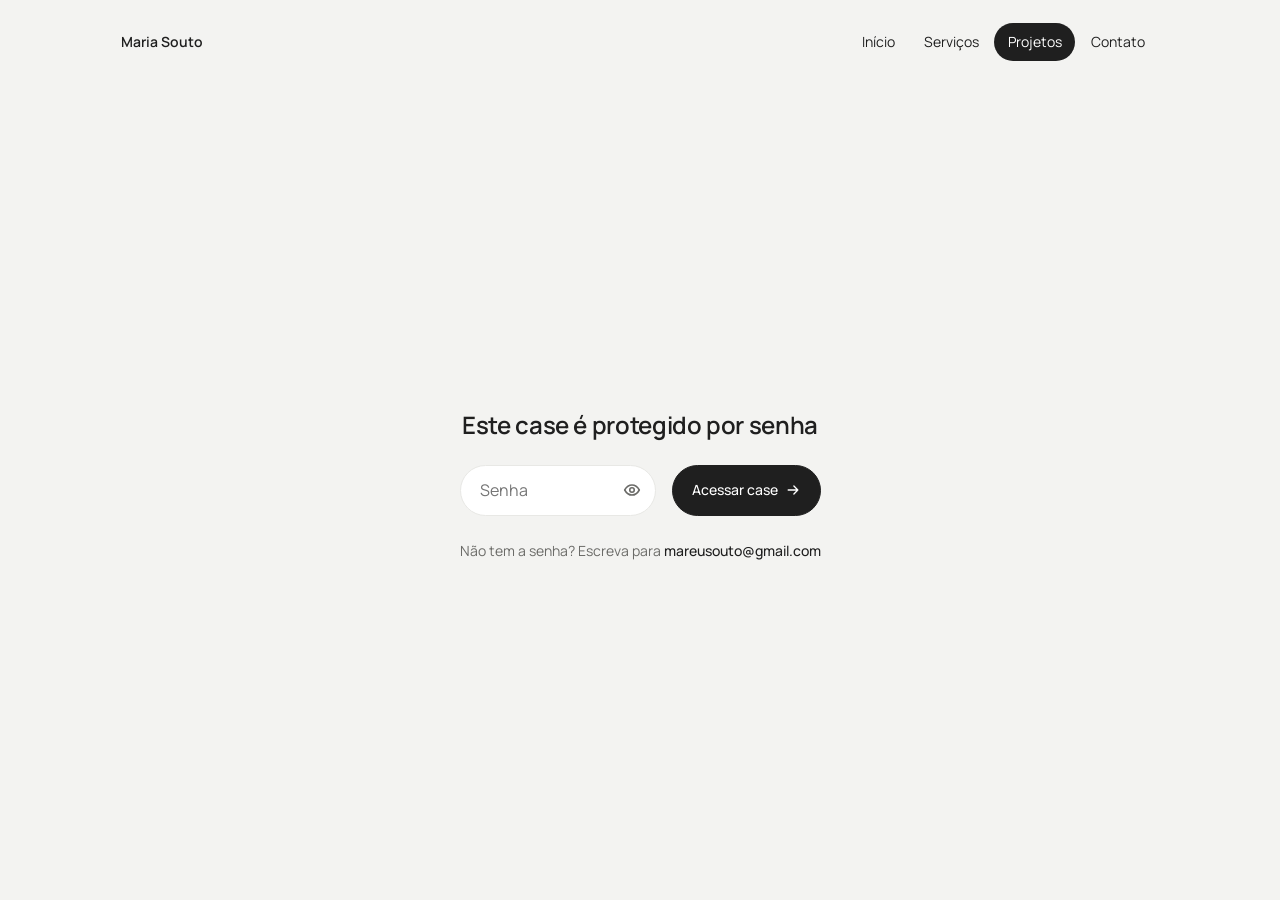
<file: informe-de-rendimentos.html>
<!doctype html>
<html lang="pt-BR">
<head>
<meta charset="utf-8">
<meta name="viewport" content="width=device-width, initial-scale=1, viewport-fit=cover">
<title>Informe de Rendimentos · Maria Souto</title>
<meta name="description" content="Case: um novo fluxo de Informe de Rendimentos no Web Banking do PicPay.">
<link rel="preconnect" href="https://fonts.googleapis.com">
<link rel="preconnect" href="https://fonts.gstatic.com" crossorigin>
<link rel="stylesheet" href="https://fonts.googleapis.com/css2?family=Manrope:wght@400;500;600&display=swap">
<link rel="stylesheet" href="assets/site.css">
</head>
<body id="top">

<svg width="0" height="0" style="position:absolute" aria-hidden="true">
  <symbol id="i-arrow-right" viewBox="0 0 16 16"><path d="M2.5 8h11M9 3.5 13.5 8 9 12.5" fill="none" stroke="currentColor" stroke-width="1.5" stroke-linecap="round" stroke-linejoin="round"/></symbol>
  <symbol id="i-arrow-left" viewBox="0 0 16 16"><path d="M13.5 8h-11M7 3.5 2.5 8 7 12.5" fill="none" stroke="currentColor" stroke-width="1.5" stroke-linecap="round" stroke-linejoin="round"/></symbol>
  <symbol id="i-arrow-up" viewBox="0 0 16 16"><path d="M8 13.5v-11M3.5 7 8 2.5 12.5 7" fill="none" stroke="currentColor" stroke-width="1.5" stroke-linecap="round" stroke-linejoin="round"/></symbol>
  <symbol id="i-zoom" viewBox="0 0 16 16"><path d="M9.5 2.5h4v4M6.5 13.5h-4v-4M13.5 2.5 9 7M2.5 13.5 7 9" fill="none" stroke="currentColor" stroke-width="1.5" stroke-linecap="round" stroke-linejoin="round"/></symbol>
  <symbol id="i-pause" viewBox="0 0 16 16"><path d="M5.5 3.5v9M10.5 3.5v9" fill="none" stroke="currentColor" stroke-width="1.6" stroke-linecap="round"/></symbol>
  <symbol id="i-play" viewBox="0 0 16 16"><path d="M5 3.5v9l7.5-4.5z" fill="currentColor"/></symbol>
  <symbol id="i-close" viewBox="0 0 16 16"><path d="M3.5 3.5l9 9M12.5 3.5l-9 9" fill="none" stroke="currentColor" stroke-width="1.5" stroke-linecap="round"/></symbol>
  <symbol id="i-lock" viewBox="0 0 16 16"><rect x="3" y="7" width="10" height="7" rx="1.5" fill="none" stroke="currentColor" stroke-width="1.4"/><path d="M5.5 7V5a2.5 2.5 0 0 1 5 0v2" fill="none" stroke="currentColor" stroke-width="1.4" stroke-linecap="round"/></symbol>
  <symbol id="i-eye" viewBox="0 0 16 16"><path d="M1.5 8S4 3.5 8 3.5 14.5 8 14.5 8 12 12.5 8 12.5 1.5 8 1.5 8Z" fill="none" stroke="currentColor" stroke-width="1.4" stroke-linejoin="round"/><circle cx="8" cy="8" r="2" fill="none" stroke="currentColor" stroke-width="1.4"/></symbol>
  <symbol id="i-eye-off" viewBox="0 0 16 16"><path d="M2.5 2.5l11 11M6.6 4C7 3.7 7.5 3.5 8 3.5c4 0 6.5 4.5 6.5 4.5a12 12 0 0 1-1.9 2.4M11 11.6A5.6 5.6 0 0 1 8 12.5C4 12.5 1.5 8 1.5 8a12 12 0 0 1 2.6-3" fill="none" stroke="currentColor" stroke-width="1.4" stroke-linecap="round" stroke-linejoin="round"/></symbol>
</svg>

<header class="site-header" id="header">
  <div class="nav">
    <a class="brand" href="index.html">Maria Souto</a>
    <nav class="links" id="links" aria-label="Principal">
      <span class="pill" id="pill" aria-hidden="true"></span>
      <a href="index.html#inicio">Início</a>
      <a href="index.html#servicos">Serviços</a>
      <a href="index.html#projetos" aria-current="true">Projetos</a>
      <a href="index.html#contato">Contato</a>
    </nav>
    <button class="burger" id="burger" aria-expanded="false" aria-controls="sheet" aria-label="Abrir menu"><span></span><span></span></button>
  </div>
</header>

<div class="sheet" id="sheet">
  <nav aria-label="Menu mobile" id="sheetLinks">
    <a href="index.html#inicio">Início</a>
    <a href="index.html#servicos">Serviços</a>
    <a href="index.html#projetos" aria-current="true">Projetos</a>
    <a href="index.html#contato">Contato</a>
  </nav>
</div>

<main class="container case-page">

  <!-- Cabeçalho -->
  <section class="gate" id="gate" aria-labelledby="gate-title">
    <div class="gate-inner">
      <h2 id="gate-title">Este case é protegido por senha</h2>
      <form class="gate-form" id="gateForm" novalidate>
        <div class="gate-field">
          <label for="gatePass" class="sr-only">Senha</label>
          <input id="gatePass" type="password" autocomplete="current-password" placeholder="Senha" required>
          <button type="button" class="gate-eye" id="gateEye" aria-label="Mostrar senha"><svg class="ico" aria-hidden="true"><use href="#i-eye"/></svg></button>
        </div>
        <button class="btn btn-dark" type="submit">Acessar case <svg class="ico" aria-hidden="true"><use href="#i-arrow-right"/></svg></button>
      </form>
      <p class="gate-error" id="gateError" role="alert" hidden>Senha incorreta. Confira e tente de novo.</p>
      <p class="gate-help">Não tem a senha? Escreva para <span>mareusouto@gmail.com</span></p>
    </div>
  </section>
</main>

<footer class="site-footer">
  <div class="container">
    <span>© 2026 Maria Souto</span>
    <a class="totop" href="#top">Voltar ao topo <svg class="ico" aria-hidden="true"><use href="#i-arrow-up"/></svg></a>
  </div>
</footer>

<div class="lightbox" id="lightbox" role="dialog" aria-modal="true" aria-label="Imagem ampliada">
  <img id="lbImg" alt="">
  <button type="button" id="lbClose" aria-label="Fechar"><svg class="ico" aria-hidden="true"><use href="#i-close"/></svg></button>
</div>

<script src="assets/site.js"></script>
<script type="application/json" id="casePayload">{"salt": "7csCdQoYD2WZKLf6KzEO0Q==", "iv": "iK82PbFun36FD+QB", "iter": 250000, "ct": "a5v8LXn+/xiOhav4X7IyE5W1Dg/ZxIPWXgT5WNb/Unrzxevz9VPDWWr7x4L+nyvZO2yrJ8g7G825PN4qbUa74PulNUO57lzfRPMjCxe/bM0DLN8zZBfN0dBjJ6wGkQxq+KqW3nPxqoSWsXA4OODfwfAlpLuG143xLUbBCtbEu3yClvWJ61PiadiFCoktOHG39IpnYSto8/C8ewwVz+pefpKVRt/cKITz4wicHL2IShWB27APEgC6dMQg6wkwpyPRpg++fn1i0qVsveENzxNqjoBOuzGM50TC9gJU6VuwUck83pLd9i9BeAF18krIe1GDfzPQshGXZaIRVWFo4YMdUh1KrRVTlqr4aEnC7VdILqd6uAocabSJPbL9L0dNGSj+Gp2NbZVB8VShBlKKhcXtQn2fsN8/gMYc60bB5ekt3E3fi6Lte0KfnmcWvndSpGXgtRuOg7tIRemw/ccc+dtHOyjzFxVG+fRrcASZ6O2R7tEa7sdqBQWBezgrQ9tyRpsiOT/kSSyRr02p8uu7W8z5mRCCEkHa1ci6uZwj7EMCKA8BpHw0jtxqQWUZtnwfajr4vknbBs5HMsq0+TBtFfpdUp741KqjhJYucQ6PlEGmxzBq2Lj0ClyDEPoj9VRffQi/WdSv+XHP71xFHq/vTAiDiHevCgatil4Qu1IOAUcOKbCsNwrOcLRdNKBlzMkDLdNHytZqyXz8KAyAJlPJvUNcSvl0JyTCEjuG5TvCle39d3ooTDduxJzrtEoNASYMRmFU7yBDUH/jF9HtJ9NMIy8tO5muZ7ot99tnd3HN9zZfGNK4Lgzpsi4fBGsTERMLQO7Fo1s3/nuMTdAsXl0o+4bMrcpUUaHOPIhTYBfI97DrtuZSEBgSHpnm2a5Hw7GIH2w9cPXPqqfh/oWphh5KGF6I8NNkUBIpWuDze0usOwpznv+XqIogIIXipOKjBK1tmTCDBNW+hVZinZ9Gj9ZQJ4o/BB9Vf6lF23RCyctuRkaj8yD0TZkzOxJIuP9YE+PhNbxNgt++f/1d0hDpGyqFrAiAakVhspX0k+LRq3R5e6uN9CzzDFdz1A9tlYD+q8mnOjxAP5YCWR2ypvVC/SZdonGW+n/r5FYg1jet3tGU4VjNxZ+Tn36DIlkqPPVsmEPA6ZPut6dvjvDuI12EC9pHpXiTD/m8+DXQe9pRM/KaTrFQLo8rIAFTra/9dg/Zv3RTqv3lb6KLwRhUOHV4p3ZS80GGsiabdqTF7xwLEQ0/brCr+lCpDn4SuT6mtun1Z/mxYQBqpRBLqHPFBcEmFLz19euXoDiF0BYZqAE4OqPDXT5c/rF+Sb/OLmd5ccdpoFaXDK4BdkYChigfZkY1hndEx76Z3HupleyHvSTdoSilVj268X/GQ/ugMf+TqhsGqHNsFNn+zpb7JQnu5C2wwXj9xYEYc23u6F9Yyj2JQJBRPD2bb/TIsGuvIoCmyQCaSn7Bu/cyl4WgsRPt6WVs2K3kNYMQGydNdz8cZhjS3HyFLrrXNdIkQC19qt19HDvgoQQ1fL0EmviJbqX7eCAt266v1sw9T88S5AN4YPy2rRPStw4c/eNWNhGr+joiE1oyBFgD6ckzHXXRaKeXtAswTKowj3Jwb/0ypnwZPwtd00+AOnk7znfzggGDmLzqGmRHE8Z/btc2mGUbkBGdwNVUryloMKCye9XrxxptuH+KhF0Upq89yCOKhNm5wGlTXdlFkXOFysJcA8HkSQcU4WP68ahkR9Rv6X+TPEOSzMPRdmbQzx3xpkxB2t1v9hkGtdMp42C/SbGUoHOQPJUIiSOwLfQWOf2IoUTQghagku/[base64]/Am6/l03vtr7HrMDkzXG8gV9adPx9j0CesKxdk9YC0mzDvIC8SVOM8L8BIU9IQuBJpcGyjw20VGBqWK3Z9K1A6rt9wHtqrmyBEIoWzAp+lqd4voYVriCA53Mjpzc8f/t+kNIjjI8RRsY4WgS2EuPJjuuE8q6yJvQdxK4MWXLDrtkQbJQQ0zEmOhZWCjtb0CQ1cOph+RT9knqxuXqEilh/6LAKpUyozFYyIBu/sq4T/7FBUFxlOLwWpzQPDE7mOG4aY0gaqfdfwPCdE/SviqQG8JE20bsWlM3DpDCNJCRa9isxBlCcIxdxvt7wgcGu17Pjfb4g61IePKVqFcgjrEo73dmkjoCw641EmVBMT/20ryJHsPB17Z9ukZo0HY6ECtVSPBTa755sJ6HujbhXWFLvc5Apjr86x3NfSL8oKnQkAaTlH2xa1gggol6WvpbvSARwcvkoPZlZ5BRJBmjLRjrHwBDGR8eohNU3kOHKIbMDp3iWP7NpWNoJfn5jk2UKzwYfgZE0HJQIPFHhGj0EduMFGDMAt7ctfq/vWszS2fbniAv7N9AabYlhmUgXOts5/wgpLCDSHvAw2AdPQPasfZc8RYA5L8q07TRGz0siBliNsuA5WKPsgDHNW6KvjNRyzKUgM1iXlEGb24eSy+Ri3COqaq+jkhmEbxy3FnxkrK/[base64]/zcQKHwjWLZaDSrhq5OvEC3vY+DIWHa9Us/AszMXEGyJS5sAtA5LpR+T5Pzx0lDS3rVPjnYaoEPsLMC9AHdqiMo9Y5a0Re6wpgzwRZOcmuDYzXRjMNoO4+lm9y/xfo1YgGwoqSA2MOD+qJM9JqDSuWiUFqE/Njz+hAh0/65Q3CEfoO71BxSApOvBZpAGSQPEr03vmXNCT8UuCXJjDR+T0+AfeQx7f2bEwphy47pnGNmRpNysh90a3RNWDuO9rjphircwfxcQusVF8VlsiXQ85sOI19dRRZfx12Uwv3SQ8XjMfk14WdtoQ8e6pgVmeSyi9WGJgifhoE/[base64]/jFJkkAJEDa7rITKg0AhbTK4zBKFYaIxtUGi7QTDggV4v96OhZ5o2bPyokqKIRcbVcMvX8pdP+LOE/gnsj1h8GdKtiV5bo7IZIpkxtqUfyhBMSKS0aY0VXlsJLvjmKXaRLXh5/iM69LTI0lNOpGsgl9hb44+aZnJsS2sNBes+cLmUs4VPRcUw/Ld7Qf91vQxoFGqlMh0DanIsYkVw117NxKVQ8w3DBs/DGZXdYJpDFIHxWemwULsNUVCueXE1AR5NuV0EF1S0IXFB0FlGcVBAH5BWrr2tPmuyCyv4NcIIxTXQAdQ522tWMmmpL6Xo/GXPo1pitNgdZYtJqKPnEXooKi3SIZ5h5f8S12GsVBqFo2wIU8CCkONubCavexrHyR1647aWJXvxaTr/949KGK35a0Pbyx1XjESdoH5pcJqwEtvCFB1DovsJtANpS2fYPXZfQYeoshC808VPe8p+BpkuStveWxbF//x9NkkIbBjAzqlkEiqdZA7KRrvzIRyE5BocTtrtYTGqoCSsLokwzRoJJdCSDpK+curzkjJRn6nLk2OSH06SIvJkLfqXjX3TRgcscQpWU/VvhShFkJdK5VHdGQBOORNEQlxDPoAf6s5sHGRWGgI/FE+nU/Deq+PFNnJ3RwOfygnhWOgP0SkChj3oSesVbvgSDosBRurK2I6iJHxjSZBNx6tuogyOjBBS8z8R9fHSJIc6kDBKmiaRibmqqo/YXZCqoiLAt+Hi7rUr5KTg/CI10L9495E+F/mBvIcRKolK7DwHO+rWx7ZntKc7Iq3Tm5ttNYjvyzVnceC3ZUey8uixu6CmBaGbLzlJuxr7ks5oa/Yu7GMBa5ebjCynqOjSPZOfs6yYu6yABYkaRm7Jx7s4nSB8WcWJcBNP3x5k4LR5xB8FnLjR3Rwq8NIZGtmRgwquUM9EIcwM1b7aWstRO5cdlUkbieX9UqA/0mrXlzmvSXthetXom5wlIC/V4usuw3c5SJ5HT2BtmlRegOchy65qmyW7GHvgBXgBO0DJTozoC45K1AEZnxL3PNIdzO0TTxrhJr6jAYE8zaKaFgPf2MfRkDFsSQAAAZ72z0peCGODTsfCNubYnyuBQLg3A6yNl/tvrz/eHd9UKTJWfcTdrxFdJAjq3gl1rXQ+DV1Ns+qnKrR3AJxcJG6lCGWttcyNZae/rlDb8qnNxEh8PAiqPz7JwFQvGxci/EoF1J298yBkvdTEVa16s+JmBIQCqQ6DtGAYbm3Fvv/W1KayvTHv1AQb5K5O1ChFtJbfiwUIrZ5J0DPYF7/3FBynYdt0CaEhUyoTZ5Jbn3j7vgzGwc0y23NF8R8lVmChxEyHxbKey6uskJ1Lt1mOPXYgszO6iLtJmuVy1j1FpH4kisyT13e5rJAhqLI1CIUngvW4Et1uXb/WpT+5mFkPd99q1SODpkmAqFPdnv1HKh/[base64]/WPYLtqKUbdpA8ZdREsy7+NypfnSz0CSgz/UYQ5v1h887LaJEypLQ0+jFTb+nfMhAWlXyZPKL5wgcAPR9AcMRZ6xrJGjoTEjh371MiDpnDgwV/AuL3XjZVLJf/WCzzqskYQKl6VYBq4FSvsPigX0ydj/Wbc+0UcMvj2d04MTBaGTn+M4qSnk+urtF4cCyBo3E5NFQtlZMc/NzTazPucOvVmrYBxpjocZQjJHiuPqHbYUeZj8gGcisJDLTx96aNYP7ekmfZPjE/cNwdndDVDpuEkEdrVX/iUcvlI2f3qhun+PoNtS/SKL6ZddpVP2BUSBRjkNPw9xQDkcLeI5Ndmeic3xi3XhF1+Fdb7IPpV9IBSWmgkdfh9i9R9xA8BT3lQufbquUahQlOYdt/HWSsO2+OPsauRl1H2VbOCz23meKbHYjOaJkoEfoxoB6jAnSRhCKt/dgM6n9ClKuEYCUVFXSpFu9lQ0bbo/ZR8+3Y+Ft1pHU3lRr+VGzAApC4XPEyPNx89damFLSasHVnStKZ3QWB7KMN4ody2gGcqgYXD1uI8AEI9riLVhIqEP2ram7k03Fvb8ouH80et/QQkMdeZ+PxJMtk3ofRK89f4RbRZ1A8XRNObmaIhYDfX6An2jQHw9GQAtrXfuBeEPMNpFzaLjdLr2Qt56SiFgKtTLz+HKdJkPxlerVvVAL4wHZz9IXJJM/Gv2IbGtOudvZRQ2p8TB2C03Ewspgeu97ZVLP1Jid/KurVf7vAxHB9hozfODpq/s996k5x3kkx8Fb9CtBxfp9DcbI3fpPERHawMwgiYweeOHKhJ+yTDSSQH/SkfxQCrBfzMiOxkbuLxX6F/GdHd981i3xu/XXf1ejBwrJ/1Lj3Uah4ZVMzC/4Mae7qzLaBbMtCN2UfkOSgYa/S4KFWfwIhfG5+EowqszAFPPeuu848EgQP64FG1tMxUyzbei2wm71G1dDb+WF6LYmoh9pHsNkNh6Q1RGlAHk3m+iC6Bqc9+QUnE7M8hoGYdXo8n9VDKEG5guzOrbgqzmAkDOqeT5nXFxbF31C+EeWQrVI21gB7hvRC/p/c+HjL4yUfPRnp/R8aEnn9atyXw/vyY824VHDqCsv7FMH6/6jqmqzYDHXO7cF0LN9ZK8Rsv1iD9pmTEA7XNAKXLOSzlrlS7Z/+3hbviAXL9tENQG842N3YBylBje+kga9mcnIPneRHsL6yc0CejRAxseqg0m3Ksfg2HH6PuNwxJCvqADRVfc51iUKuTbFVYe4Blwpw/azrqs2SlhedyCXFnBWOs1CLt8TsFlgYCQcTiGD8vSLclmal/DfEy62zyeahWusguWRD97TLI9FNTrcDr1eAR9LiXgvHYOdYRIQQVMcRabh+SgCFOpNM6FeJayk9pt/IZWtcWMMuEftBcOsoOAjCV58xMXzRrdyoWcr295BR7gSaG2zvU7bpxUcwXg105vqOY+bQWu0v62LifIAvKvJBKkmouvoFN7BZsnOJw9V8/BPaM95dghYKsoB9oAjXVV+Bgi2nLZrLlXYrohjg4fUwrCq/wT44N9m4e0lrbeumu8G50eZM60eD3bGDCVkANsCd0HU7z1TKz388WWsaw5wZnKjX7IrgaxBroqa4TAmZed21CaEtBuSBl7hU1COxqHgZN9eYfO3B1UY0P0qRL4FuDhptgaQAZFIoHk61I2/JWdjLiDpg2ITVvb25jKOIt+GBdtCZk712ahn/xVemDuoNjNpvHYwoGIpO1BdInm99C2kpj9qLOGy22vtMrpq1KgozMaTRLFJ5YD94yAl/z0D21gkj2mZHnBIzlcWXJTMngI35xFLGEsasH3WHU2LNm0T6afohvdruikwuXfv8EPwyFqTJszPl2YmQfkGCcMLUN0PAKHfzklFMgvl10Z6YSZPM2ZgORBihkC23nIyhgI2FLT441df8agloFBcAbJCs6noKC0YcN0cnCP/FaFbm+VJkiZjjDR7bvNK21hBOBBvIkVHZ+1qFMlutpuJddZ7zv1nqZodsAuXSC/M8EcjqdGvCxFruAPrzfOs1e5sdUALYgLDLewlr0uwTEE3puoqMHQVWMSzdQAgNWFAeNaiihCM8WvqMhO23trsadgcktEMNgnoWYSIQ7+uVG2DcIiWKlsudxhu55Qw5+QuepBv/ZPlZTQcFUGJcIUsIEtH8OqM0hMjDxKS0B1g5iSgFXG/2LCV7Cv9G5SxVzYvFpLNpzB7Bxk9B0ffBgJsNaXV6uwRXHuHdxcbRxnX4nOxfOpASt7qHzA+8Qv+ZmC0Jzcs4PtR63kIXKq4yDdVP+1KAM3Xam3c/z3z/ihcrw1DE1B8UGcHFDwvsUYkUWofiKeI6EBBZX1hJ1MzDwdLFDWUNJ6andK3/kEKA4b8USrW4mI4WxWf98bN8kNJpJ9tpd/aw2mtUlGA9D/TBi+RWTMYE8OTxWUtsJWrruNaKVlIeEpFsoN9Rg234qfNjz077bLjnwNmOzcSdR1qogdLml+abonX07F4T19dQ3zEKJixCcTGrpy0MuhsIEBGBToxQ/8gmzSljtEiimBu86U/YA/9KNSIGBKyEloqm5bieECY7caULR8bxlkytrOk64270Cp3caetGsahWL4slhUCgxBP/Lw2LhcdULuxJPRLHfmQlrD9VSdqaR+zh1nLSqb3KzdEapR8KSXvtNLb/xgrcOgx741BEMz5VA/QVr2tmuxI70JrfGSED7Mi7S1kmGkbxpmnc659JnhHSzRTXlltH3fQ7BHydIqurzLgrNlc0ru06/uKNXSAWA03tF7pz5t8PBKssrkXA735jSZ1MmNXLv7CWFz1dHtX8s6PMG4F3babOK/YGq35sfTmHdUuFB+kSa6vRHrB5sgzJWgjAxdNeR6Pl3J/4tqPUaX1DDktWOtLy2fdOr3devzg8rI1NPpxNdsPo7iuUZIYwx0K4cTrdRadfpOXR1eSCIgK+Gc61sIzmujeDxM6mBGPiV6V30WBnNl9hV1V/PNspOY6R9xLODDMR52K5J1A/[base64]/6rw7j6TdVGUdPBVFAXxQcpIm8Zg4NZA3i75UXXgutRPOs9s7hQ7Ee16CRPcdR2J4B7NS87PaXPYt4/b2qMOhvVbrp99IpK6vBPEb0fMB6lwF89Bn+SU0a0eek/2vxk6/R0aF2qeC+jSV690OJ0k3S8NhRTlQSyfJ7lK+3M0KgN4YnuJ+0u55VvNfNDm5obJ0VaGcLRdQBbZrN4aqcz8VrI4thwY9uC8HdbRtq6tu7AQQxkS5p61F8EuIqIR5dhZai08dtHUVJWH4eD0XmRGKke3MkF9LRc/rCCpv/5kyYWBN6VGhSLRjNf1D3H/yg8Zh51wns9/t1kM2H+kgmIXsZklRAKO6f4TePg6R0zfUiFebZW6T33bxHyq1ugFYOpvAxqRABY/KVgt/[base64]/fNaMHjWuZDjDURrKBBTbIKWDOjEaTOcwlvDw62SqcnC/D+evlDBTadqTyLIG+xHOx42UDrVm8sJ0UdGnRpWst4GluhMxKg/9G0OcTuO24tDe+CoAgx3w+dMJDZUbWTEGEh+YjxcSxrkciyk3Lxt6ChrD4bcLi6jKenmkWQWzmFKAkgbgZVePdakUR7wvJq7C2L+jDdN6b7lQFHGYUSJkYPIimHk/g5drE+H1Kj8sNji+/PCVABV23gEo4NL9nAvvTDfAh62XNeRcBEL2hp25Cc3q24sTMibUW92s1+6y4uEW70DH/vo3SAnw68CpUPbyeLQr4bDH+SfM6rw4TON04f4tPPWapE7Ujys2AcPS3hmYUadBEnpPYfXq0eUjKcDYIZJ6/4SEDVScIR6RGXbZhoxCFulH034fGluyS5auo/76Ork70tDQoifj4CEwzVLeQ1b6wUX21CBrn4Bqp+ihcJ6CY7OLyP4IST95P1ZJAkDSmNsjmQb+EKx2CbbehquCXGfhTVSIoZrqFXs/zhY7tmEG8hTV3R+twK66z3l6peMMaQqDhUiRJiFQCsqkCHK3loXBL+a0qxCSbf6zzw5tJfjqSuozMXgKAkOYAn2Fa41zcA/WQB3y7DFnXoXglB72zz0ukZ6ekFn8aYW3gZHd18zJODCY9qQdvfl1Al0qBWRlD1iBqdj+uBgbH8Ws2j2p72uumvai3wAgmQYhYyGy7G7lt9YrVRuByyOjZwrVKfA2em33jlg3Ex6KBR3C/H146A2FDiA1f5DcpTvdwygvCZH9cJByeFwLXDSmQXaKnI0OgxqAcZmARchYFVv24IP7ELJ68IJ9WFLjkZb42Es7H4EOunrduzBv3rShvlvJB/MZG/yFdKIQ1A3wHEDV6XgxV0WZp6Ulo2Wy6GwGXDCSVFgwKV1Qx2xJWlXXfpe7etfuxseG3nNTswYMYtoljw/smlDOr1RlVSFPEga/JmtyL6cbNVPSfT5jml9i5c/fLlQ8XuqBt6bplpIDQoYu9X0fxmMxj81ymR1lYJ73dI1gdt9JkUQI3muxe9/gUy+PmuCmXmfVWvPhtKVb7lsuo1UI/ChsMqbfe+tI71RdRpCpURDqX7t48xm/sgqfH3a0EBnuoL2GcZWXoMadPExjAQ6K+EytHi92bL55keNZAdKV3azMmJlqVd5kC3KxMPFHBGYbO+JhCCPPPjZ/q5COmqAmUCWI0aCkTUvtFPmXSuNF5BAoLaT0JMz35RT/hvOK0F17GDppuydd8wHWs6fsAQvYCDUG4+AteHrtZE+TLa0Ick6JDkhChY+SNR0PoSnicVv+I1SO/RydxZnmTngVax7Av6DOCx/DrobSutdhGd4cm6tTPW0Bc1n6KNkaNZSH85dhF/s7yFdhIsD7TWtItLH8Won7P0Lzh54aYdS8grUl2O6Qom2640pOUYUiDUjS2uhCP3z+AR9NGmWfSpy/R7vxe53kUD3Iv3C4ZDAP4xFTVwGrnpxqeosaw+Fz6j/Kg5ohr4q7ZskbhqMKxcGPuZDqNm/Z1DUVCT2jiY2zh1U9Q9v/F8hMnEdWuC1L+TMw2SMJW+hc9RjXwGsaF4JOHNvGL8V6yUDy9VHOSQ2zynH8Vv/Zg0s1su57teG9qMJv+UiPv2gpc24oOfQHlCT0xUgdTj//JxrT6hTLKXPyXi/oKX86WBE0fmQkLrA1B7wQV51GDsSWMZfN+THcDtoQe9gpG1GGsSOmqkpjaHn/6g4OABgL/4GUYMQCNKiqWWfKA+HWw9Jge7mm67dlHKjU1RI6CCI7u8dhGVBLoCvQIEp3J+ckmdmZxZvs+fVePH1Tx60rlsHOfh92HabgWbFqg8fPKI3Xzl3T2xfpPI8hSuR+G3YyK9H0SjOnWduFkoi9K/ynIvil8bWSUzYLrv3qVLDCJ757Mugwqz2Hay9hZx3XLnaD7VcJwczj/EbLO8yIXFP5KapJeAbYJYMTCmyQ0yEHRQfMlMvw2NfhYTSN84s0zl62sLYj1vW2SLITnsUL1CdIacLQkstyr2hZzmjL/+ajkC2OPnW0wfd+mdSMuaitkBbBrhef6M0RUl2v3DrIvmNG+PhECO4kZlggS5UWQDgoTrzIGY6+9qOuY4/lfFwVoZN/va4bIonZNNnW1MSbBrm7P4PTlCLUP9qYEDiFXFhaYMyvbe8enrwXlhBvTGX9Xlxs3YteRh6eqMlmhY3NIh8VBURgAPmxWt60bauY6gCceq1mLtz8DJtK4fj5aZSmJ7m2anOE/SlOguua8pCgYrD1wLq6DveX/K0F501vsLB+TOKtF+8hlBjRXREms6HIGXYje1BTFNjP19OQfw97TxgHLT/JOtVDS27FlfATmi+IKc7uxboKN2l4cj8Mm124ly02/xZpmIfit7UipGtVMjvmezo33T4UJsDkq8B9QejolfYT0b22mLqYywKcqckHUR9+TWCmpnNDzXhgRIWjevXYBR4JpaKJaf6hTRf+VAOY2DWgwXPBgqAyT+fPboGYPTirBxDWI1KvUgPy8B0mAvYvTndWvfugzlOx/Hb90to4zKg7RnAITRORGvpKVnLg2OaKWj7eakbTSQmdBRGsYmyJ8B17lehSzXZikFRHRV6TglVgXVbqeCSD0h0pPMGS3FTt97mf9MdEjh+T6H7cGNfRFzQnluFd/6B8xbri4YZHFM6f4S5UFn1GgzvuYuagwkYEekE1YW27OWW6iwYbC3pR2a+VROwTomOHtE1cw4fWqVckmne5xT/MxlEvQxpeqMsrIDDh0vbee/i/shXntqgSkPycSvtNdOPZbhepIzDAU59e37L7mj5jO70VG5A5bSUjajglzt6VP2H2TnzLozwzTsUK7vYIzVCzhd69b2C3T1A3gKUUNTSOT/hD9Qr10tAYber+qtGPCa6q4arD5MSt7kJDCVU/SVv056201VvObpevXJaMnkkZFeKMqJYCEBqp+dVXLAKSfEXgqi4aCtpKhCxDq3HQZul9Biv19kNdNOrKUsHcRj8AhUAOKFzhagT/yNJVAqGOYD62mxx4eVnkqxJPmEi8z8otBLmp0TwH5kSDG+b18iouD7vK/4ht1W0CFJADMJuXlxmOf/e5F1Tbl3feWhY/omAkH9yDkhv51t333ZckMUQSLMS1DwNoQ7SI6BPtwPOplTOg5lanzjPnT2mTzb9Ur5Q+GTvdeuDQfuDUnalspTU8p1Cls6adhEDLAbUoik9IGJyaoXLnXqOJc6cYgDjBqQR9EzXttnIr96PFasa1iEITX9O1RRIMwidLcice7hZ3x/q++1suzCkOr+e9szbZR47RQrupwX8LdEjN5I9HY9YmaOWQIRpJczMe6nyhDN6U/eKT4ZHXUyKspMzDMI7mOKnKpukoQSv0TdJzP4TR7BuBljymEKKeBi50+UXzEdsli0z3AVDznArGCpt0MrDT9n3W8sn2Vto15nGLLwl5CJr4Igxhxt/wrdY8D7RZuFlihyz+vQU37e3tCDBbUc1TOvdR0HWSxLfHX63Fle0BCj0UTeHK1rhlkmbkmNxuLWdnVYdngfUtD8vCaHII060wA8+wHWjz3/rDN8OIvElYI9UKER8yBSUpnVgY5ZisEdrlQfH+AvseuedUtESgb0k3hIpLpAaX/az/f3sEcVSofBcNB6FeBQHkir+boY+5LxB1k3p788bb6nrjY6e+DMp+liF+8CcZcb4Po8jJRhjGCqWNKTwMMBGHm6F3ZLePPcczLu5A7uFiI+07kFapqgy92EyI/5+rhymVD3cttjR91A2jU3VZ7zi7qRCL509c4vEKHKJQIin9mdVeWUV83LOd1U+cHLsUT8WN3tmnfxK0dsmN+pwbBDxcFbI0YoWgMi+E5r+buOCtfodB3S8BPSFkMpsAIBdEPbs18KIMQa8gn6/Yifip4Ow59HfB7Z5IPXj4m7IbACcx5j9giIms7wQdxdGzPczyS5aBSqJzGiamqO7GntzW8fW7GYRFzKD1U02cjHGfMy9uutllxfQ6E5SeNjH8XqDVmwPHo6TqVRLDQ39ylPPs1JiQVcI6shk5a89rwLzQdSX81kO7eJuDdFZp36HOssvA/JAPfkWPBpK0Iqq7jEECdEqcb/JzwLmNpXnlthYETHi/1utI5f3P1MHZH4I3ztOqbM45C8oZ4BEg7TrtWnsVOnfnyWts6174Pb27e2OuyXNILLTFLoby4qu71e0gxLdHJFXfukTQq/Hg5ZBUzeruwS+rOpXZKCTLL4yHVeAbD/nzdpLuTcNEwxY8dJSbGAO24ldj7qBrIP8PHo0Q/P5YlfjgEUtmrx1t1yulb8zAigyBFmxwr/6fR0cE+y+MLFCjP7zDisRppi29hlMBBB/1v3uSn55z0XRFLJcNnQd/wIWjjgGHPWI3CsRa1p6tM6ALLBKcxFtGKsGEhERih9wmSnFJs3dQPHBswJHg9Ndh/VFR0A/dEITwEelH7QtFt4tnWQehaVpaSyaMD3J3e5BAKh6MtfGWZsQzrF8E+z2Q7gCW8mW8dGSO7Wy7qBtjcm7BJySrXA6r8l6c9aEy5HBEg342WMJowAgyJWPTQWcvRAFRsYa2LD59IF0GVtygs8jC6JZuj5uk07CZ51a1TB/DdRrIxMpV6wYC/Qn0CMnjoUbCVN7ottwo9a6qHy6vkD3tSCD/9azWELyD/CNJci6atCr7DZ6EXVbLYoStsfGSCshyTxkXT+5ncX1InCzBvu3TVh9tc7W0f0oFcIIvsqI5T+agCH2aD2NqoVKYEDIEkC1hqdmrjG7UqjZeap7nLCeQZJ+lozBawiTjRwtJTldoPNsyjuiEvyDHhziPnp3LWqQoRlQhESMqgwsKE0eAVy/vIDXEF6LRq5ijQarAzKlJPds9aL4eX1nW4cI/2CkO/wUDnhKDMLC0/cPvJuo9ZQwF5xTKbo+Vf17qcjBrKz+MjnHGw8/Am/kfhBUzK28xIxzJQPy7nvC7uUcwVSGNJfRdjHMGpJUfTsu/MQhdnmHQlplL6XOrnXwYvEcAjKnj8t7sR6lHBUn8rEKH0E2d8AUw650wUnMsxcXxzqxr/luhzwlHuaasLF+1nEgwTza9J7NTeL0f/DR+I1S/7vyMdjA9K0/L4mutZ34ieq9ZLBHYiPHD+jEJc4pxVltg/APxUwPEAc+Fel1Wh/6S+Y6Eik4vbToNl8tqNCUsW2zsh1NSq1Jfm128VOfvp5lJLSjWe1/SPJoh0//YAJxr5vkJeEr4blOuKY8ftDU8KfvbcajumzA0GtAKHx/I8J2Y2IY8k55fVaM/HvdEnKxrmQzyHxoXdWZIvlZjWT5+mqYYgE9ObbVgYUjoU0yS5D4+SuJwSoOreqdlLrcpmb6B0ZH62ooru2R3ipk2bhEROUulqIstQNVu8BnWPIKhA"}</script>
<script src="assets/gate.js"></script>
</body>
</html>
</file>
<file: assets/site.css>
/* Estilos do portfólio Maria Souto — compartilhados por todas as páginas.
   Layout: container de 1040px; nos cases, coluna de leitura de 680px e imagens que podem ocupar o container inteiro. */
:root{
  /* Cores */
  --ink:#1f1f1f;
  --text:#6B6B68;
  --magenta:#870058;
  --muted:#A3A3A0;
  --line:#E8E8E5;
  --surface:#F3F3F1;
  --bg:#ffffff;
  --on-ink:#ffffff;

  /* Tipografia */
  --font:"Manrope", ui-sans-serif, system-ui, -apple-system, "Segoe UI", sans-serif;

  /* Tokens do Open Props (subconjunto) */
  --size-1:.25rem; --size-2:.5rem; --size-3:1rem; --size-4:1.25rem; --size-5:1.5rem;
  --size-6:1.75rem; --size-7:2rem; --size-8:3rem; --size-9:4rem; --size-10:5rem; --size-11:7.5rem;
  /* Escala tipográfica em múltiplos de 4 (exceto 14px, usado em rótulos, menu e botões) */
  --font-size-00:.75rem; --font-size-0:.75rem; --font-size-1:.875rem; --font-size-2:1rem;
  --font-size-3:1.25rem; --font-size-4:1.5rem; --font-size-5:2rem; --font-size-6:3rem; --font-size-7:4rem;
  --font-size-8:3.75rem; --font-size-result:2.5rem;
  --radius-2:8px; --radius-3:16px; --radius-4:24px; --radius-round:1e5px;
  --radius-media:8px; /* fotos, imagens e vídeos */
  --ease-3:cubic-bezier(.25,0,.3,1);
  --ease-out-3:cubic-bezier(0,0,.3,1);
  --ease-out-5:cubic-bezier(0,0,.1,1);
  --shadow-float:0 1px 2px rgb(31 31 31 / .04), 0 8px 24px rgb(31 31 31 / .06);

  --content:1040px;
  /* Divisão da home: coluna esquerda + respiro; a coluna direita começa no mesmo ponto em todas as seções */
  --split:304px; --gutter:144px;
  --header-h:72px;
  color-scheme:light;
}
*{box-sizing:border-box}
html{scroll-behavior:smooth;scroll-padding-top:calc(var(--header-h) + 40px)}
body{
  margin:0;background:var(--bg);color:var(--text);font-family:var(--font);
  font-size:var(--font-size-2);line-height:1.6;-webkit-font-smoothing:antialiased;
}
body.menu-open{overflow:hidden}
h1,h2,h3{color:var(--ink);font-weight:500;margin:0;text-wrap:pretty}
p{margin:0}
a{color:inherit}
:focus-visible{outline:2px solid var(--magenta);outline-offset:3px;border-radius:4px}

.container{
  width:100%;max-width:calc(var(--content) + 2 * max(16px, env(safe-area-inset-left, 0px)));margin-inline:auto;
  padding-left:max(16px, env(safe-area-inset-left, 0px));
  padding-right:max(16px, env(safe-area-inset-right, 0px));
}
.container > *{min-width:0}
.eyebrow{font-size:var(--font-size-0);font-weight:600;color:var(--muted);letter-spacing:.04em}
.section{margin-top:var(--size-11)}

/* Ícones de seta (SVG, independem da fonte) */
.ico{width:14px;height:14px;flex:none;display:inline-block;vertical-align:middle;transition:transform .3s var(--ease-out-5)}

/* Botões */
.btn{
  --bd:var(--line);
  display:inline-flex;align-items:center;gap:var(--size-2);
  font:inherit;font-size:var(--font-size-1);font-weight:500;color:var(--ink);line-height:1.2;
  background:var(--bg);border:1px solid var(--bd);border-radius:var(--radius-round);
  padding:.8rem 1.2rem;text-decoration:none;cursor:pointer;white-space:nowrap;
  transition:border-color .25s var(--ease-3), background .25s var(--ease-3), transform .25s var(--ease-out-3);
}
.btn:hover{--bd:var(--ink)}
.btn:active{transform:scale(.97)}
.btn:hover .ico{transform:translateX(3px)}
.btn-dark{background:var(--ink);color:var(--on-ink);--bd:var(--ink)}
.btn-dark:hover{background:#000}
.actions{display:flex;flex-wrap:wrap;gap:var(--size-3);align-items:center}

/* Header */
.site-header{
  position:sticky;top:env(safe-area-inset-top, 0px);z-index:20;
  padding-top:var(--size-3);
}
.nav{
  position:relative;margin-inline:auto;
  width:calc(100% - 2 * max(16px, env(safe-area-inset-left, 0px)));max-width:var(--content);
  display:flex;align-items:center;justify-content:space-between;gap:var(--size-3);
  padding:6px 0;border:1px solid transparent;border-radius:var(--radius-round);
  background:rgb(255 255 255 / 0);
  transition:max-width .5s var(--ease-out-3), padding .5s var(--ease-out-3), background .35s var(--ease-3),
             border-color .35s var(--ease-3), box-shadow .35s var(--ease-3);
}
.site-header.is-scrolled .nav{
  max-width:600px;padding:6px 6px 6px 20px;
  background:rgb(255 255 255 / .74);border-color:var(--line);box-shadow:var(--shadow-float);
  backdrop-filter:blur(14px) saturate(1.4);-webkit-backdrop-filter:blur(14px) saturate(1.4);
}
.brand{color:var(--ink);font-weight:600;font-size:var(--font-size-1);text-decoration:none;white-space:nowrap}
.links{position:relative;display:flex;gap:2px}
.links a{
  position:relative;z-index:1;font-size:var(--font-size-1);color:var(--ink);text-decoration:none;
  padding:.5rem .85rem;border-radius:var(--radius-round);white-space:nowrap;transition:color .25s var(--ease-3);
}
.links a[aria-current="true"]{color:var(--on-ink)}
.pill{
  position:absolute;top:0;left:0;height:100%;width:0;border-radius:var(--radius-round);background:var(--ink);
  transition:transform .45s var(--ease-out-5), width .45s var(--ease-out-5);pointer-events:none;
}
.burger{
  display:none;position:relative;width:44px;height:44px;border-radius:var(--radius-round);
  border:1px solid var(--line);background:var(--bg);cursor:pointer;place-items:center;
}
.burger span{position:absolute;left:50%;top:50%;width:16px;height:1.5px;margin-left:-8px;background:var(--ink);transition:transform .4s var(--ease-out-5)}
.burger span:first-child{transform:translateY(-4px)}
.burger span:last-child{transform:translateY(3px)}
.burger[aria-expanded="true"] span:first-child{transform:rotate(45deg)}
.burger[aria-expanded="true"] span:last-child{transform:rotate(-45deg)}

.sheet{
  position:fixed;inset:0;z-index:15;background:var(--bg);
  padding-top:calc(var(--header-h) + 40px + env(safe-area-inset-top, 0px));
  padding-left:max(24px, env(safe-area-inset-left, 0px));
  padding-right:max(24px, env(safe-area-inset-right, 0px));
  clip-path:inset(0 0 100% 0);visibility:hidden;
  transition:clip-path .55s var(--ease-out-5), visibility 0s .55s;
}
.sheet.open{clip-path:inset(0 0 0 0);visibility:visible;transition:clip-path .55s var(--ease-out-5), visibility 0s}
.sheet nav{display:grid;gap:var(--size-1)}
.sheet a{
  font-size:var(--font-size-5);color:var(--ink);text-decoration:none;font-weight:500;letter-spacing:-.015em;line-height:1.2;
  padding-block:var(--size-1);transform:translateY(14px);opacity:0;
  transition:transform .5s var(--ease-out-5), opacity .5s var(--ease-out-5);
}
.sheet a[aria-current="true"]{color:var(--magenta)}
.sheet.open a{transform:none;opacity:1}
.sheet.open a:nth-child(1){transition-delay:.12s}
.sheet.open a:nth-child(2){transition-delay:.17s}
.sheet.open a:nth-child(3){transition-delay:.22s}
.sheet.open a:nth-child(4){transition-delay:.27s}

/* Hero: foto à esquerda; texto, botões e logos à direita */
.hero{
  padding-block:var(--size-10) 0;
  display:grid;grid-template-columns:var(--split) minmax(0,1fr);column-gap:var(--gutter);align-items:start;
}
.avatar{position:sticky;top:calc(var(--header-h) + 40px + env(safe-area-inset-top, 0px));align-self:start;width:100%;aspect-ratio:1;max-width:100%;border-radius:var(--radius-media);overflow:hidden;background:var(--surface);margin-top:var(--size-2)}
.avatar img{position:absolute;inset:0;width:100%;height:100%;object-fit:cover;display:block}
.hero-text{display:grid;gap:var(--size-5);min-width:0}
.role{font-size:var(--font-size-1);color:var(--ink);font-weight:600}
.hero h1{font-size:4rem;font-weight:500;letter-spacing:-.025em;line-height:1.1;margin-top:calc(var(--size-2) * -1)}
.hero h1 span{display:block}
.hero h1 span + span{color:var(--text)}
.hero .bio{display:grid;gap:var(--size-4);line-height:1.6;margin-top:var(--size-2)}
.hero .actions{margin-top:var(--size-3)}

/* Logos (prova social, dentro da hero) */
.logos{display:flex;flex-wrap:wrap;align-items:center;column-gap:var(--size-6);row-gap:var(--size-3);margin-top:var(--size-7)}
.logo{height:var(--h);width:auto;flex:none;display:block;color:var(--muted);opacity:.85;transition:color .3s var(--ease-3),opacity .3s var(--ease-3)}
.logo:hover{color:var(--ink);opacity:1}

/* Processos */
.process{display:grid;grid-template-columns:var(--split) minmax(0,1fr);column-gap:var(--gutter);row-gap:var(--size-8);align-items:start}
.process-intro{
  position:sticky;top:calc(var(--header-h) + 40px);
  display:grid;gap:0;
}
.process-intro .eyebrow{line-height:1;margin-bottom:var(--size-3)}
.process-intro h2{font-size:var(--font-size-5);font-weight:500;letter-spacing:-.02em;line-height:1.3;text-wrap:balance}
.process-intro h2 + p{margin-top:var(--size-5)}
.process-intro h2 em{color:var(--text);font-style:italic;font-weight:500}

.acc{border-top:1px solid var(--line)}
.acc-item{border-bottom:1px solid var(--line)}
.acc-trigger{
  width:100%;display:grid;grid-template-columns:2.25rem 1fr auto;align-items:center;gap:var(--size-2);
  background:none;border:0;padding:var(--size-5) 0;cursor:pointer;text-align:left;font:inherit;color:var(--ink);
}
.acc-num{font-size:var(--font-size-0);color:var(--muted);font-variant-numeric:tabular-nums}
.acc-title{font-size:var(--font-size-3);font-weight:500;letter-spacing:-.01em;transition:color .25s var(--ease-3)}
.acc-trigger:hover .acc-title{color:var(--magenta)}
.acc-icon{position:relative;width:12px;height:12px}
.acc-icon::before,.acc-icon::after{
  content:"";position:absolute;left:0;top:50%;width:12px;height:1.5px;margin-top:-.75px;background:var(--ink);
  transition:transform .4s var(--ease-out-5);
}
.acc-icon::after{transform:rotate(90deg)}
.acc-trigger[aria-expanded="true"] .acc-icon::after{transform:rotate(0)}
.acc-panel{display:grid;grid-template-rows:0fr;transition:grid-template-rows .45s var(--ease-out-5)}
.acc-panel.open{grid-template-rows:1fr}
.acc-panel > div{overflow:hidden;min-height:0}
.acc-content{padding:0 0 var(--size-6) 2.75rem;display:grid;gap:var(--size-3);max-width:58ch}
.acc-content > p:first-child{font-size:var(--font-size-1)}
.acc-label{font-size:var(--font-size-00);font-weight:600;color:var(--muted);text-transform:uppercase;letter-spacing:.1em}
.acc-content ul{margin:0;padding-left:1.1rem;color:var(--ink);font-size:var(--font-size-1);display:grid;gap:var(--size-1);margin-top:calc(var(--size-2) * -1)}
.acc-content li::marker{color:var(--muted)}

/* Cases */
.cases-head{display:grid;gap:var(--size-3);margin-bottom:var(--size-8)}
.cases-head h2{font-size:var(--font-size-5);font-weight:500;letter-spacing:-.02em;line-height:1.3;text-wrap:balance}
.cases{display:grid;grid-template-columns:repeat(2, minmax(0,1fr));gap:var(--size-9)}
.case{display:grid;gap:0;align-content:start;text-decoration:none;color:inherit;border-radius:var(--radius-media)}
.case-media{
  position:relative;aspect-ratio:4/3;max-width:100%;border-radius:var(--radius-media);overflow:hidden;background:var(--surface);
  display:grid;place-items:center;margin-bottom:var(--size-5);
}
.case-media > img{width:100%;height:100%;object-fit:cover}
.case:hover .case-media > img{transform:scale(1.035)}
.case-media > img{transition:transform .7s var(--ease-out-5)}
.case-cta{
  position:absolute;right:var(--size-3);bottom:var(--size-3);display:inline-flex;align-items:center;gap:6px;
  font-size:var(--font-size-0);font-weight:500;color:var(--on-ink);background:var(--ink);
  padding:.5rem .9rem;border-radius:var(--radius-round);
  opacity:0;transform:translateY(6px);transition:opacity .35s var(--ease-3), transform .35s var(--ease-out-5);
}
.case-cta .ico{width:12px;height:12px}
.case:hover .case-cta,.case:focus-visible .case-cta{opacity:1;transform:none}
.meta{
  display:flex;flex-wrap:wrap;align-items:center;column-gap:.45rem;row-gap:2px;
  font-size:var(--font-size-1);color:var(--muted);letter-spacing:.01em;line-height:1.4;
}
.meta span{white-space:nowrap}
.meta span + span::before{content:"•";margin-right:.45rem;color:var(--muted);opacity:.6}
.case .meta{font-size:var(--font-size-0);font-weight:600;margin-bottom:var(--size-5)}
.case .meta span + span::before{opacity:1}
.case-head .meta{font-size:var(--font-size-0);font-weight:600}
.case-head .meta span + span::before{opacity:1}
.case h3{font-size:var(--font-size-4);font-weight:600;letter-spacing:-.02em;line-height:1.4;text-wrap:pretty;transition:color .25s var(--ease-3)}
.case:hover h3{color:var(--magenta)}
.case p.desc{font-size:var(--font-size-2);line-height:1.5;margin-top:var(--size-3)}

/* Contato */
.contact{display:grid;gap:var(--size-5)}
.contact h2{font-size:var(--font-size-7);letter-spacing:-.035em;line-height:1}
.contact > p{max-width:none;text-wrap:balance}
.copy{
  display:inline-flex;align-items:center;gap:var(--size-3);background:var(--surface);
  border-radius:var(--radius-round);padding:6px 6px 6px 1.25rem;max-width:100%;min-width:0;
}
.copy-text{color:var(--ink);font-weight:500;font-size:var(--font-size-1);user-select:all;overflow-wrap:anywhere}
.copy .btn{padding:.6rem 1rem;min-width:88px;justify-content:center}

/* Rodapé */
.site-footer{margin-top:var(--size-11);border-top:1px solid var(--line)}
.site-footer .container{
  display:flex;justify-content:space-between;gap:var(--size-3);flex-wrap:wrap;
  padding-block:var(--size-5) calc(var(--size-5) + env(safe-area-inset-bottom, 0px));
  font-size:var(--font-size-0);color:var(--muted);
}
.totop{color:var(--muted);text-decoration:none;display:inline-flex;gap:6px;align-items:center;transition:color .25s}
.totop .ico{width:12px;height:12px}
.totop:hover{color:var(--ink)}
.totop:hover .ico{transform:translateY(-3px)}

/* Aviso */
.toast{
  position:fixed;left:50%;bottom:calc(var(--size-6) + env(safe-area-inset-bottom, 0px));z-index:30;
  transform:translate(-50%, 16px);opacity:0;pointer-events:none;max-width:calc(100% - 32px);text-align:center;
  background:var(--ink);color:var(--on-ink);font-size:var(--font-size-1);padding:.7rem 1.1rem;border-radius:var(--radius-round);
  transition:opacity .3s var(--ease-3), transform .4s var(--ease-out-5);
}
.toast.show{opacity:1;transform:translate(-50%, 0)}

/* ===== Página de case ===== */
/* Coluna de leitura centralizada; imagens ocupam o container inteiro */
:root{--read:760px}
.case-page{padding-top:var(--size-9)}
.read{width:100%;max-width:var(--read);margin-inline:auto;display:grid;gap:var(--size-8);min-width:0}
.case-block{margin-top:clamp(6rem, 10vw, 8.5rem);display:grid;gap:var(--size-8)}
.case-block > *{min-width:0}

/* Ritmo vertical em três níveis:
   entre etapas ~136px · entre blocos (texto, destaque, lista, imagem) 48px · dentro do bloco 24px.
   O título da etapa fica mais perto do primeiro texto (28px). */
.read > .sec-head + *{margin-top:calc(var(--size-4) * -1)}

/* Voltar */
.back{display:inline-flex;align-items:center;gap:var(--size-2);font-size:var(--font-size-1);color:var(--text);text-decoration:none;
  padding:.35rem 0;transition:color .25s var(--ease-3);justify-self:start}
.back:hover{color:var(--ink)}
.back:hover .ico{transform:translateX(-3px)}

/* Cabeçalho */
.case-head{gap:var(--size-4)}
.case-head .back{margin-bottom:var(--size-3)}
.case-head h1{font-size:var(--font-size-8);font-weight:600;letter-spacing:-.03em;line-height:1.05}
.lead{font-size:var(--font-size-3);line-height:1.55;text-wrap:pretty}
/* Abertura do case na largura total do container, igual à imagem de capa */
.case-head.read,.overview.read{max-width:none}

/* Visão geral */
.overview{margin:var(--size-8) auto 0;display:grid;grid-template-columns:repeat(3,minmax(0,1fr));gap:var(--size-5) var(--size-7)}
.overview div{display:grid;gap:var(--size-3);align-content:start}
.overview dt{font-size:var(--font-size-00);font-weight:600;color:var(--muted);text-transform:uppercase;letter-spacing:.1em}
.overview dd{margin:0;color:var(--ink);font-size:var(--font-size-1);line-height:1.6}
.case-hero{margin-top:var(--size-9)}

/* Título de seção e texto */
.sec-head{display:grid;gap:var(--size-3)}
.sec-head h2{font-size:var(--font-size-5);letter-spacing:-.015em;line-height:1.2}
.prose{display:grid;gap:var(--size-5)}
.prose p{font-size:var(--font-size-2);line-height:1.75}
.prose strong{color:var(--ink);font-weight:600}

/* Destaque */
.callout{border-left:2px solid var(--magenta);padding:var(--size-1) 0 var(--size-1) var(--size-5);display:grid;gap:var(--size-2)}
.callout .label{font-size:var(--font-size-00);font-weight:600;color:var(--muted);text-transform:uppercase;letter-spacing:.1em}
.callout p,.callout li{color:var(--ink);font-size:var(--font-size-2);line-height:1.6}
.callout ul{margin:0;padding-left:1.1rem;display:grid;gap:var(--size-1)}
.callout li::marker{color:var(--magenta)}

/* Premissas */
.premises{display:grid}
.premises .label{font-size:var(--font-size-00);font-weight:600;color:var(--muted);text-transform:uppercase;letter-spacing:.1em;padding-bottom:var(--size-3);border-bottom:1px solid var(--line)}
.premise{display:grid;grid-template-columns:3.25rem 1fr;gap:var(--size-3);align-items:baseline;padding-block:var(--size-5);border-bottom:1px solid var(--line)}
.premise b{font-size:var(--font-size-5);font-weight:500;color:var(--magenta);font-variant-numeric:tabular-nums;line-height:1}
.premise h3{font-size:var(--font-size-2);font-weight:600}
.premise p{font-size:var(--font-size-1);margin-top:var(--size-1)}

/* Imagem (largura total, clique para ampliar) */
figure{margin:0;display:grid;gap:var(--size-3);min-width:0}
.fig-media{position:relative;display:block;width:100%;padding:0;border:0;font:inherit;border-radius:var(--radius-media);overflow:hidden;background:var(--surface);cursor:zoom-in}
.fig-media img{display:block;width:100%;height:auto}
.fig-media .zoom{position:absolute;right:var(--size-3);top:var(--size-3);width:36px;height:36px;border-radius:50%;background:rgb(255 255 255 / .92);color:var(--ink);
  display:grid;place-items:center;opacity:0;transform:scale(.9);transition:opacity .25s var(--ease-3),transform .3s var(--ease-out-5)}
.fig-media:hover .zoom,.fig-media:focus-visible .zoom{opacity:1;transform:none}
figcaption{font-size:var(--font-size-0);color:var(--muted);text-align:center}

/* Vídeo */
.fig-video{position:relative;aspect-ratio:var(--ar,16/9);border-radius:var(--radius-media);overflow:hidden;background:var(--surface)}
.fig-video video{display:block;width:100%;height:100%;object-fit:cover}


/* Mídia ainda não adicionada: caixa cinza com a descrição */
.is-empty{aspect-ratio:var(--ar,16/9);cursor:default;display:grid;place-items:center;padding:var(--size-4)}
.is-empty img,.is-empty video,.is-empty .zoom{display:none}
.is-empty::after{content:attr(data-empty);color:var(--muted);font-size:var(--font-size-1);text-align:center;max-width:40ch}

/* Ampliação */
.lightbox{position:fixed;inset:0;z-index:50;background:rgb(31 31 31 / .88);display:grid;place-items:center;
  padding:max(24px, env(safe-area-inset-top, 0px)) max(16px, env(safe-area-inset-right, 0px)) max(24px, env(safe-area-inset-bottom, 0px)) max(16px, env(safe-area-inset-left, 0px));
  opacity:0;visibility:hidden;transition:opacity .3s var(--ease-3), visibility 0s .3s;cursor:zoom-out}
.lightbox.open{opacity:1;visibility:visible;transition:opacity .3s var(--ease-3)}
.lightbox img{max-width:min(1600px,100%);max-height:100%;object-fit:contain;border-radius:var(--radius-media);transform:scale(.96);transition:transform .4s var(--ease-out-5)}
.lightbox.open img{transform:none}
.lightbox button{position:absolute;top:calc(16px + env(safe-area-inset-top, 0px));right:calc(16px + env(safe-area-inset-right, 0px));width:44px;height:44px;border-radius:50%;border:0;background:rgb(255 255 255 / .14);color:#fff;cursor:pointer;display:grid;place-items:center}

/* Resultados: lista com marcador magenta */
.results{display:grid;border-top:1px solid var(--line)}
.result{display:grid;grid-template-columns:3.25rem minmax(0,1fr);gap:var(--size-3);align-items:baseline;padding-block:var(--size-6);border-bottom:1px solid var(--line)}
.result > i{font-style:normal;font-size:var(--font-size-5);font-weight:500;color:var(--magenta);line-height:1;font-variant-numeric:tabular-nums}
.result h3{font-size:var(--font-size-result);font-weight:600;letter-spacing:-.02em;line-height:1.15}
.result p{font-size:var(--font-size-2);margin-top:var(--size-2)}
.result .num{color:var(--magenta)}
.result:last-child{border-bottom:0}

/* Próximo case */
.next{width:100%;max-width:var(--read);margin:clamp(6rem, 10vw, 8.5rem) auto 0;display:grid;grid-template-columns:minmax(0,1fr) auto;gap:var(--size-5);align-items:center;text-decoration:none;color:inherit;
  border-top:1px solid var(--line);padding-top:var(--size-8)}
.next .eyebrow{display:block;margin-bottom:var(--size-2)}
.next h3{font-size:var(--font-size-5);letter-spacing:-.015em;line-height:1.2;transition:color .25s var(--ease-3)}
.next-arrow{width:56px;height:56px;border-radius:50%;border:1px solid var(--line);display:grid;place-items:center;color:var(--ink);
  transition:background .3s var(--ease-3),color .3s var(--ease-3),border-color .3s var(--ease-3)}
.next-arrow .ico{width:18px;height:18px}
.next:hover h3{color:var(--magenta)}
.next:hover .next-arrow{background:var(--ink);border-color:var(--ink);color:var(--on-ink)}
.next:hover .next-arrow .ico{transform:none}
.case-page + .site-footer{margin-top:var(--size-10)}

/* Responsivo */
@media (max-width:860px){
  .hero,.process{grid-template-columns:1fr}
  .process{row-gap:var(--size-7)}
  .hero{row-gap:var(--size-6)}
  .avatar{position:relative;top:auto;width:240px;margin-top:0}
  .process-intro{position:static}
}
@media (max-width:720px){
  :root{--font-size-5:1.75rem; --font-size-6:2.25rem; --font-size-7:3rem; --font-size-8:2.5rem; --font-size-result:1.75rem}
  .case h3{font-size:var(--font-size-3)}
  .next h3{font-size:var(--font-size-4)}
  .links{display:none}
  .burger{display:grid}
  .site-header.is-scrolled .nav{max-width:100%;padding:6px 6px 6px 20px}
  .hero{grid-template-columns:1fr;row-gap:var(--size-6);padding-top:var(--size-8)}
  .avatar{position:relative;top:auto;width:160px;margin-top:0}
  .hero h1{font-size:2.5rem}
  .logos{margin-top:var(--size-4)}
  .section{margin-top:var(--size-10)}
  .cases{grid-template-columns:1fr;gap:var(--size-8)}
  .acc-content{padding-left:0}
  .case-cta{opacity:1;transform:none}
  .case-page{padding-top:var(--size-7)}
  .case-block{margin-top:var(--size-10);gap:var(--size-7)}
  .read{gap:var(--size-7)}
  .read > .sec-head + *{margin-top:calc(var(--size-2) * -1)}
  .overview{grid-template-columns:1fr;gap:var(--size-4)}
  .premise{grid-template-columns:2.5rem 1fr}
  .result{grid-template-columns:2.5rem minmax(0,1fr)}
  .next{margin-top:var(--size-10)}
  .next-arrow{width:44px;height:44px}
}
@media (prefers-reduced-motion:reduce){
  html{scroll-behavior:auto}
  *,*::before,*::after{transition-duration:.01ms!important;transition-delay:0s!important}
}

/* Botão de pausar vídeo */
.video-toggle{position:absolute;right:var(--size-3);bottom:var(--size-3);width:40px;height:40px;border-radius:50%;border:0;cursor:pointer;
  background:rgb(255 255 255 / .92);color:var(--ink);display:grid;place-items:center;box-shadow:0 1px 3px rgb(31 31 31 / .1)}
.is-empty .video-toggle{display:none}

/* Duas imagens lado a lado (no celular, uma embaixo da outra) */
.fig-pair{display:grid;grid-template-columns:repeat(2,minmax(0,1fr));gap:var(--size-4)}
.fig-pair > figure{gap:var(--size-3)}
@media (max-width:720px){ .fig-pair{grid-template-columns:1fr} }

/* Lista com número de destaque no lugar da numeração (ex.: taxas de abandono) */
.premises.is-stat .premise{grid-template-columns:5.5rem 1fr}
.premises.is-stat .premise{align-items:start}
.premises.is-stat .premise b{font-weight:600;line-height:1.1}
@media (max-width:720px){ .premises.is-stat .premise{grid-template-columns:4.5rem 1fr} .premises.is-stat .premise b{font-size:var(--font-size-4)} }

/* ===== Case protegido por senha: tapume fixo sobre a página ===== */
.gate{
  position:fixed;inset:0;z-index:14;background:var(--surface);display:grid;grid-template-columns:minmax(0,1fr);place-items:center;
  padding:calc(var(--header-h) + 24px + env(safe-area-inset-top, 0px)) max(16px, env(safe-area-inset-right, 0px)) calc(24px + env(safe-area-inset-bottom, 0px)) max(16px, env(safe-area-inset-left, 0px));
  overflow-y:auto;
}
.gate-inner{width:max-content;max-width:100%;display:grid;align-content:start;gap:var(--size-5);text-align:center;justify-items:center}
/* A largura do bloco vem do título; o formulário acompanha */
.gate-inner > *{width:100%}
.gate h2{font-size:var(--font-size-4);font-weight:600;letter-spacing:-.015em;line-height:1.3}
:root.is-locked body{overflow:hidden}
.gate-form{display:flex;flex-wrap:wrap;gap:var(--size-3);width:100%;justify-content:center;contain:inline-size;margin:0}
.gate-field{position:relative;flex:1 1 160px;min-width:0;text-align:left}
.gate-field input{
  width:100%;font:inherit;font-size:var(--font-size-2);color:var(--ink);background:var(--bg);
  border:1px solid var(--line);border-radius:var(--radius-round);padding:.75rem 3rem .75rem 1.2rem;
  transition:border-color .2s var(--ease-3);
}
.gate-field input:focus{outline:none;border-color:var(--ink)}
.gate-field input[aria-invalid="true"]{border-color:var(--magenta)}
.gate-eye{position:absolute;right:6px;top:50%;transform:translateY(-50%);width:36px;height:36px;border:0;border-radius:50%;background:transparent;color:var(--text);cursor:pointer;display:grid;place-items:center}
.gate-eye:hover{color:var(--ink)}
.gate-eye .ico{width:18px;height:18px}
.gate-form .btn{flex:none}
.gate-form .btn[disabled]{opacity:.6;cursor:progress}
.gate-error{color:var(--magenta);font-size:var(--font-size-1);font-weight:500}
.gate-help{font-size:var(--font-size-1)}
.gate-help span{color:var(--ink);font-weight:500;user-select:all}
.sr-only{position:absolute;width:1px;height:1px;padding:0;margin:-1px;overflow:hidden;clip:rect(0 0 0 0);white-space:nowrap;border:0}
@keyframes gate-shake{0%,100%{transform:translateX(0)}20%,60%{transform:translateX(-6px)}40%,80%{transform:translateX(6px)}}
.gate-field.shake{animation:gate-shake .35s var(--ease-3)}
.case-unlocked{animation:fade-in .5s var(--ease-out-3)}
@keyframes fade-in{from{opacity:0;transform:translateY(8px)}to{opacity:1;transform:none}}
@media (prefers-reduced-motion:reduce){ .gate-field.shake,.case-unlocked{animation:none} }
/* Foco levado ao título ao abrir o case: sem contorno visível */
.case-head h1[tabindex="-1"]:focus{outline:none}

/* ===== Vídeo dentro de um celular (mockup em CSS) ===== */
.fig-video.fig-phone{aspect-ratio:auto;display:grid;place-items:center;padding:clamp(32px,6vw,72px) var(--size-4)}
.fig-phone video{height:auto;object-fit:fill}
.device{position:relative;width:min(320px,72vw);padding:10px;border-radius:50px;background:#1f1f1f;
  box-shadow:inset 0 0 0 1.5px #4a4a48,0 0 0 1px rgb(0 0 0 / .06),0 32px 64px -24px rgb(0 0 0 / .35)}
.device::before,.device::after{content:"";position:absolute;width:3px;border-radius:2px;background:#2b2b2a}
.device::before{left:-3px;top:110px;height:52px;box-shadow:0 68px 0 #2b2b2a}
.device::after{right:-3px;top:150px;height:76px}
.device video{border-radius:40px;background:#fff}
.is-empty .device{display:none}

/* Callout numerado */
.callout-steps{list-style:none;margin:0;padding:0;display:grid;gap:var(--size-4)}
.callout-steps li{display:grid;grid-template-columns:2.25rem minmax(0,1fr);gap:var(--size-2);align-items:baseline}
.callout-steps li > b{color:var(--magenta);font-weight:600;font-variant-numeric:tabular-nums}
.callout-steps h3{font-size:var(--font-size-2);font-weight:600;color:var(--ink);line-height:1.5}
.callout .callout-steps p{color:var(--text);margin-top:var(--size-1)}

/* Par de imagens com larguras proporcionais (mesma altura) */
.fig-pair.is-fit{display:flex;gap:var(--size-4);align-items:start}
.fig-pair.is-fit > figure{flex:var(--r,1) 1 0;min-width:0}
@media (max-width:720px){ .fig-pair.is-fit{flex-direction:column;align-items:stretch} }
.fig-pair.is-fit > .fig-pair-item{flex:var(--r,1) 1 0;min-width:0}
</file>
